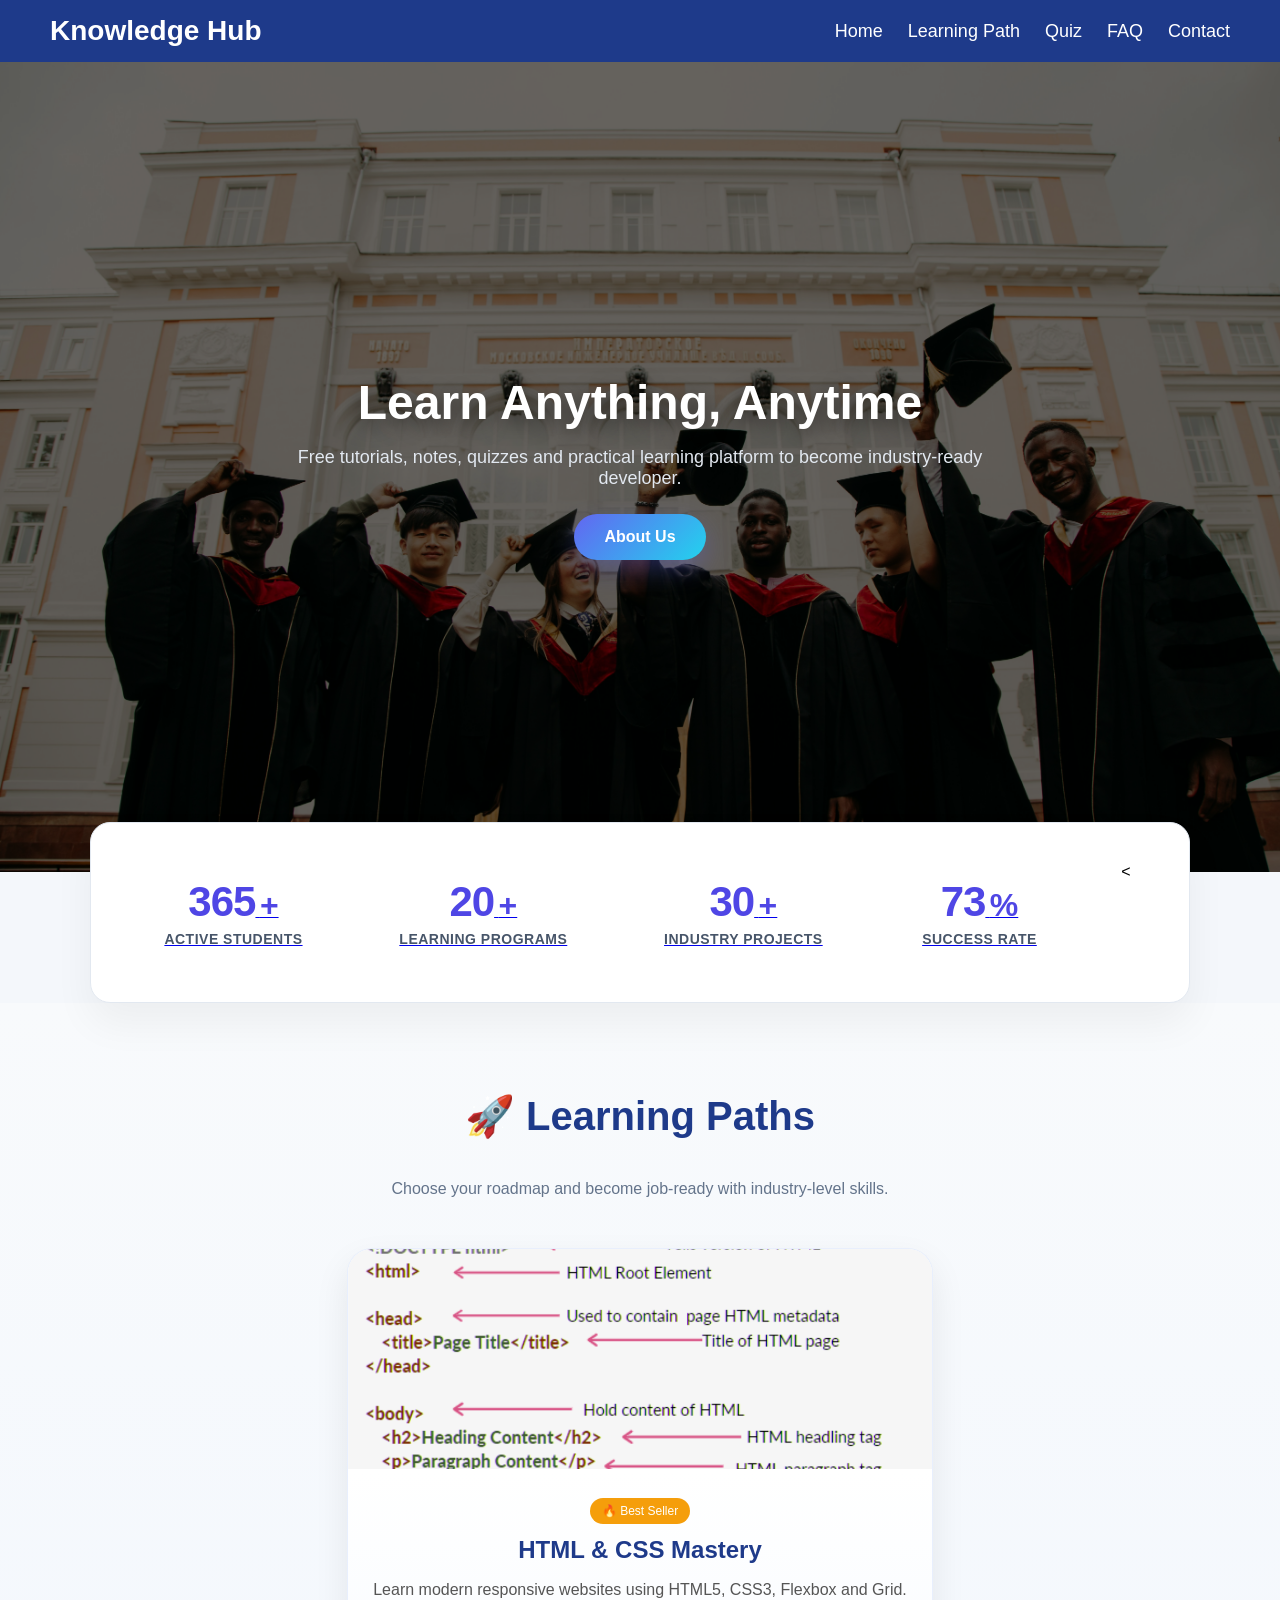
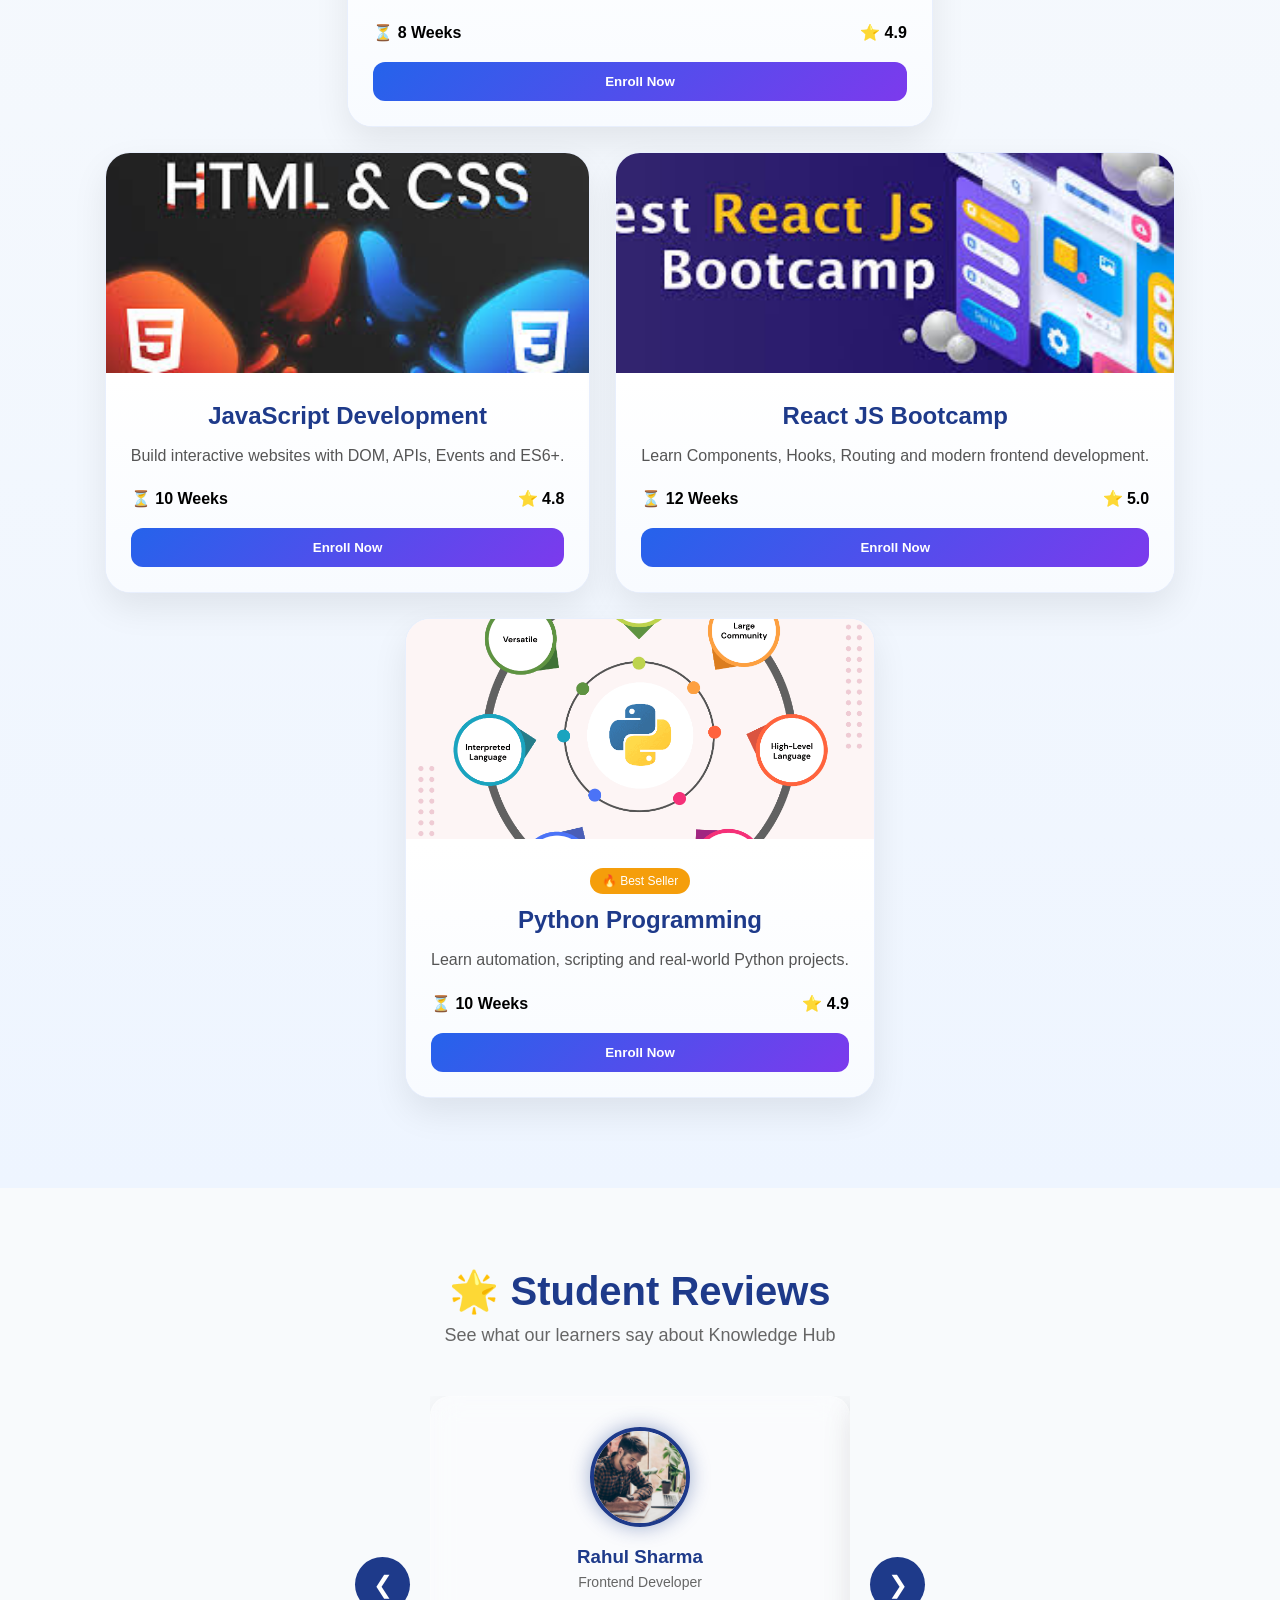
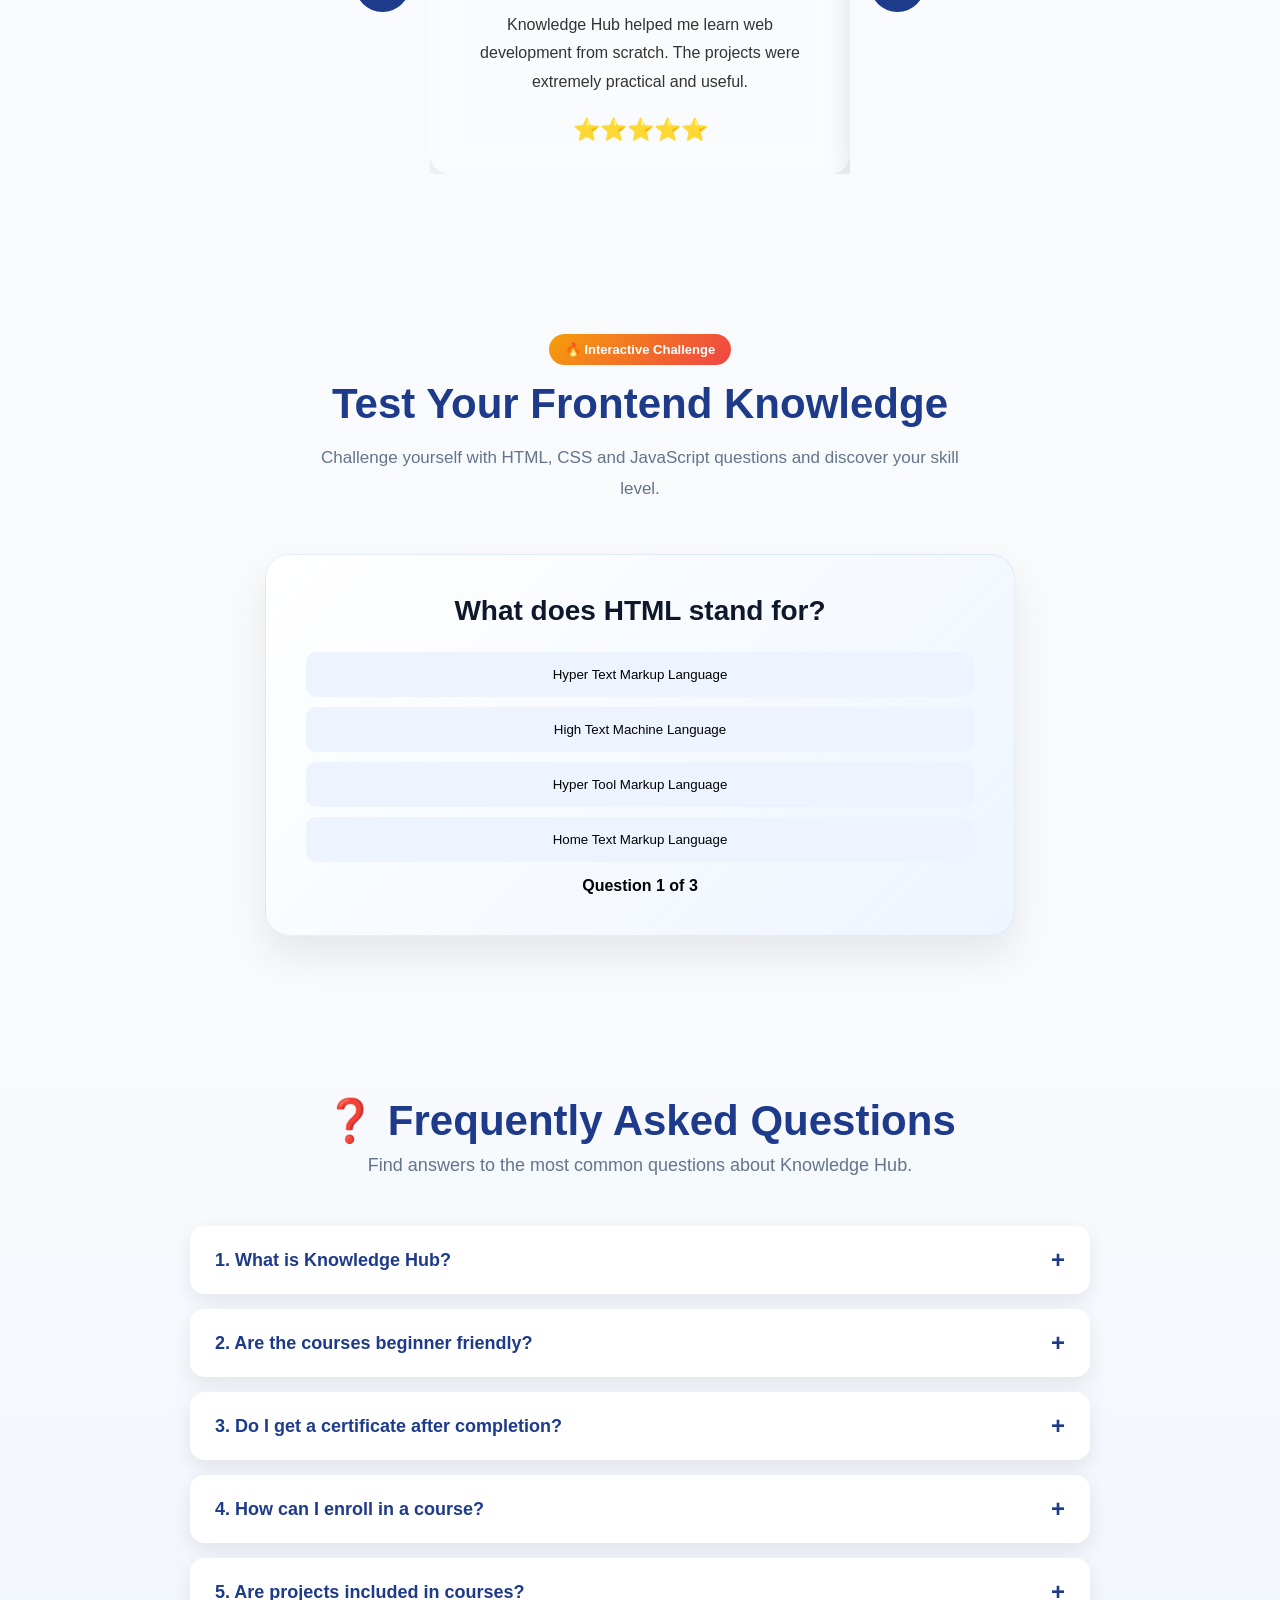
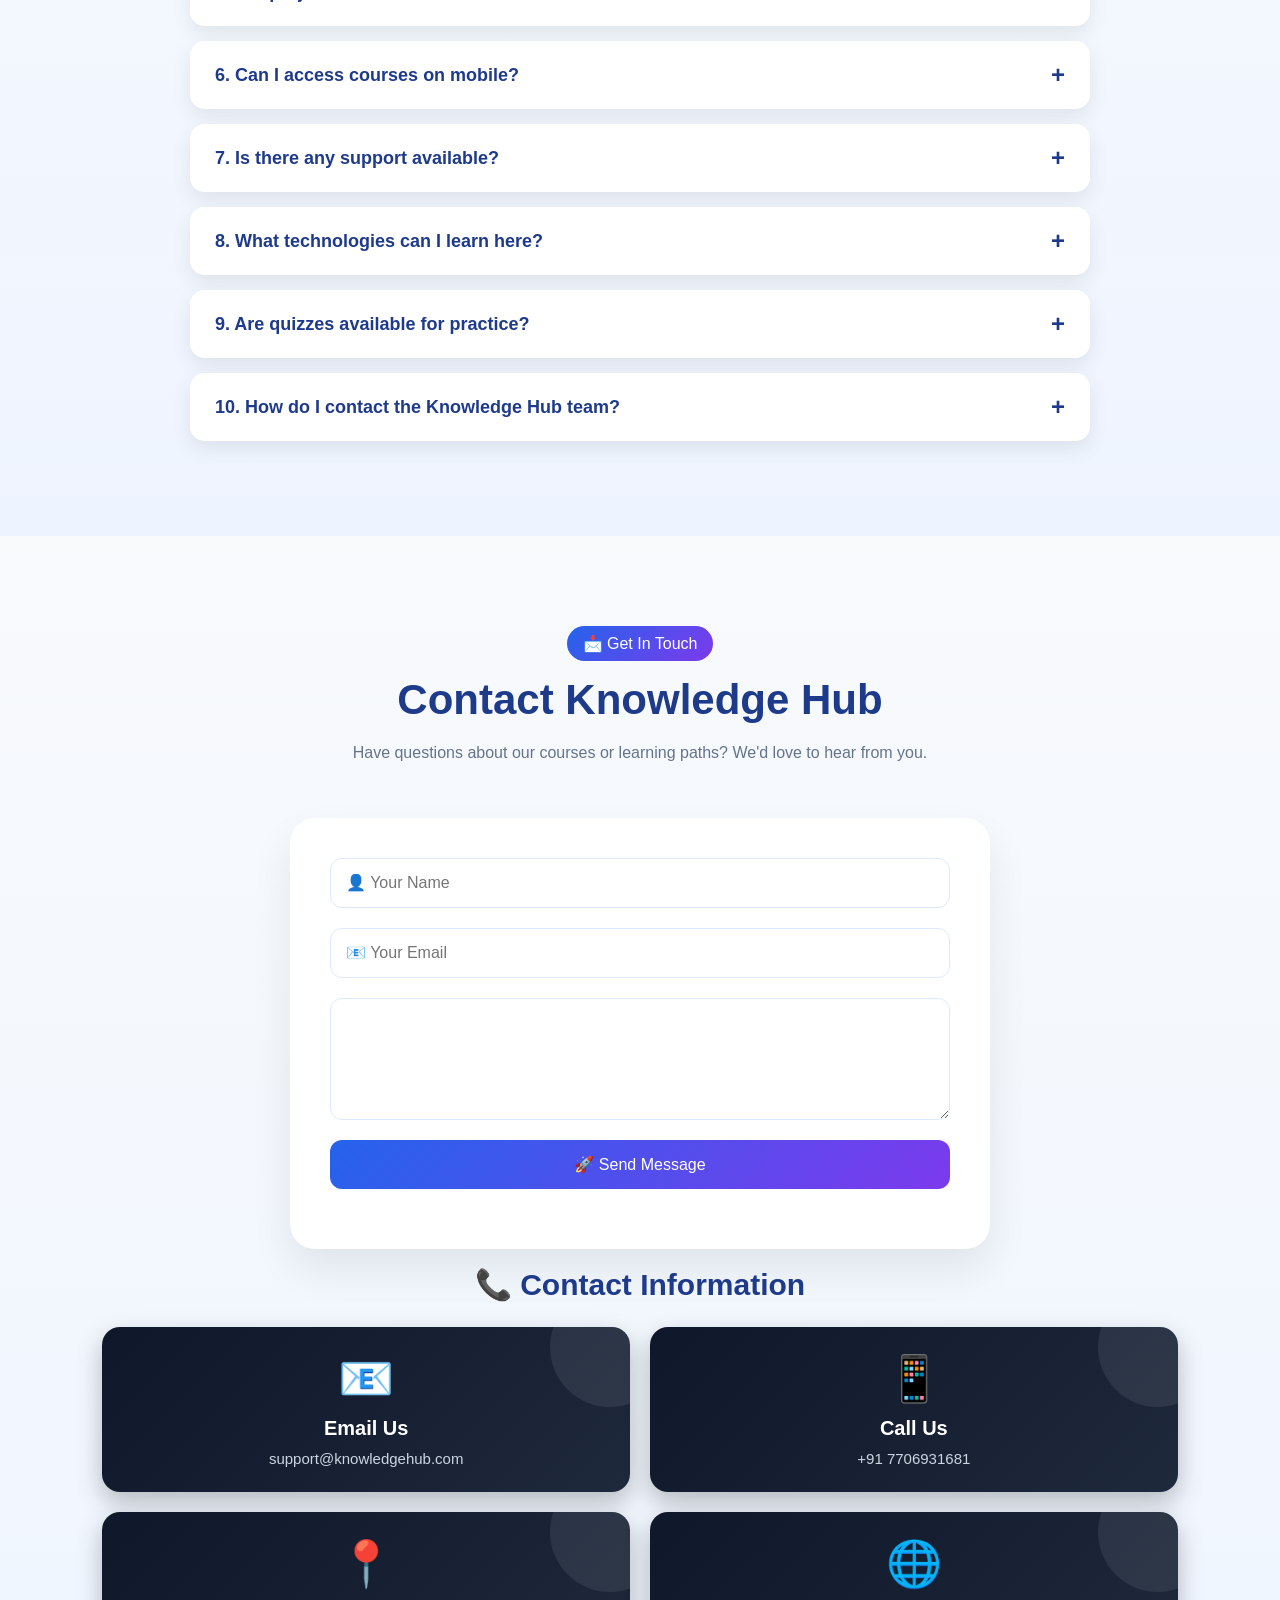
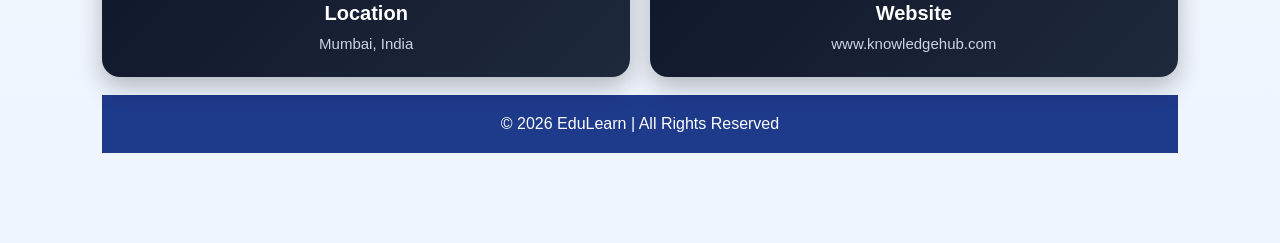
<file: index.html>
<!DOCTYPE html>
<html lang="en">

<head>
    <meta charset="UTF-8">
    <meta name="viewport" content="width=device-width, initial-scale=1.0">
    <title>Interactive Educational Website</title>
    <link rel="stylesheet" href="My Project/Knowledge hub_html.css">
</head>

<body>

    <!-- NAVBAR -->
    <nav class="navbar">
        <div class="logo">
            Knowledge Hub
        </div>
        <ul>
            <li><a href="#">Home</a></li>
            <li><a href="#courses">Learning Path</a></li>
            <li><a href="#quiz">Quiz</a></li>
            <li><a href="#Faq">FAQ</a></li>
            <li><a href="#contact">Contact</a></li>
        </ul>
    </nav>


    <!-- HERO SECTION -->
    <section class="hero">

    <div class="hero-text">
        <h1>Learn Anything, Anytime</h1>

        <p>
            Free tutorials, notes, quizzes and practical learning platform
            to become industry-ready developer.
        </p>

        <a href="about.html" class="btn">About Us</a>
    </div>

</section>

     <!-- MODERN FLOATING STATS WITH CLICK FUNCTION -->
<section class="stats-container">
    <div class="stats-card">
        
        <!-- Stat 1: Clickable -->
       <div class="stat clickable-stat">
    <a href="student.html" class="stat-link">
        <div>
            <h2 class="counter" data-target="500">500</h2>
            <span>+</span>
            <p>Active Students</p>
        </div>
    </a>
</div>
        <!-- Stat 2: Clickable -->
        <div class="stat clickable-stat">
    <a href="premium.html" class="stat-link">
        <h2 class="counter" data-target="20">0</h2>
        <span>+</span>
        <p>Learning Programs</p>
    </a>
</div>
       <div class="stat clickable-stat">
    <a href="projects.html" class="stat-link">
        <div>
            <h2 class="counter" data-target="30">0</h2>
            <span>+</span>
            <p>Industry Projects</p>
        </div>
    </a>
</div>
        <!-- Stat 4: Clickable -->
         <div class="stat clickable-stat">
    <a href="success.html" class="stat-link">

        <h2 class="counter" data-target="98">0</h2>
        <span>%</span>
        <p>Success Rate</p>

    </a>
</div>
<
       
    </div>
</section>






      
    <!--our courses-->
<section class="courses" id="courses">

    <div class="section-title">
         <h2>🚀 Learning Paths</h2>
    <p>
        Choose your roadmap and become job-ready with industry-level skills.
    </p>
    </div>

    <div class="course-container">

        <!-- Course 1 -->
        <div class="course-card">
            <img src="images\html-basic-format.png" alt="HTML Course">

            <div class="course-content">
                    <span class="course-badge">🔥 Best Seller</span>

                <h3>HTML & CSS Mastery</h3>

                <p>
                    Learn modern responsive websites using HTML5, CSS3, Flexbox and Grid.
                </p>

                <div class="course-info">
                    <span>⏳ 8 Weeks</span>
                    <span>⭐ 4.9</span>
                </div>

                <div class="course-buttons">
                   

                    <button class="enroll-btn"
                        onclick="openEnrollModal('HTML & CSS Mastery')">
                        Enroll Now
                    </button>
                </div>
            </div>
        </div>

        <!-- Course 2 -->
        <div class="course-card">
            <img src="images\html & css.jpeg" alt="JavaScript">

            <div class="course-content">
                <h3>JavaScript Development</h3>

                <p>
                    Build interactive websites with DOM, APIs, Events and ES6+.
                </p>

                <div class="course-info">
                    <span>⏳ 10 Weeks</span>
                    <span>⭐ 4.8</span>
                </div>

                <div class="course-buttons">
                    

                    <button class="enroll-btn"
                        onclick="openEnrollModal('JavaScript Development')">
                        Enroll Now
                    </button>
                </div>
            </div>
        </div>

        <!-- Course 3 -->
        <div class="course-card">
            <img src="images\react js.jpeg" alt="React">

            <div class="course-content">
                <h3>React JS Bootcamp</h3>

                <p>
                    Learn Components, Hooks, Routing and modern frontend development.
                </p>

                <div class="course-info">
                    <span>⏳ 12 Weeks</span>
                    <span>⭐ 5.0</span>
                </div>

                <div class="course-buttons">
                   

                    <button class="enroll-btn"
                        onclick="openEnrollModal('React JS Bootcamp')">
                        Enroll Now
                    </button>
                </div>
            </div>
        </div>

        <!-- Course 4 -->
        <div class="course-card">
            <img src="images\python pro.png" alt="Python">

            <div class="course-content">
                <span class="course-badge">🔥 Best Seller</span>
                <h3>Python Programming</h3>

                <p>
                    Learn automation, scripting and real-world Python projects.
                </p>

                <div class="course-info">
                    <span>⏳ 10 Weeks</span>
                    <span>⭐ 4.9</span>
                </div>

                <div class="course-buttons">
                   
                    <button class="enroll-btn"
                        onclick="openEnrollModal('Python Programming')">
                        Enroll Now
                    </button>
                </div>
            </div>
        </div>

    </div>

</section>

<!-- ENROLL MODAL -->
<div id="enrollModal" class="course-modal">

    <div class="course-modal-content">

        <span class="close-course"
              onclick="closeEnrollModal()">&times;</span>

        <h2>Course Enrollment</h2>

        <p id="selectedCourse"></p>

        <input type="text"
               placeholder="Enter Your Name">

        <input type="email"
               placeholder="Enter Your Email">

        <button onclick="submitEnrollment()">
            Confirm Enrollment
        </button>

    </div>

</div>

<!-- STUDENT REVIEWS SECTION -->
<section class="reviews-section">

    <div class="review-header">
        <h2>🌟 Student Reviews</h2>
        <p>See what our learners say about Knowledge Hub</p>
    </div>

    <div class="review-slider">

        <button class="review-btn" onclick="prevReview()">❮</button>

        <div class="review-wrapper">

            <div class="review-track" id="reviewTrack">

                <!-- Review 1 -->
                <div class="review-card">
                    <img src="images\stu 1.jpg">
                    <h3>Rahul Sharma</h3>
                    <span>Frontend Developer</span>

                    <p>
                        Knowledge Hub helped me learn web development from scratch.
                        The projects were extremely practical and useful.
                    </p>

                    <div class="stars">⭐⭐⭐⭐⭐</div>
                </div>

                <!-- Review 2 -->
                <div class="review-card">
                    <img src="images\stu 3.jpg">
                    <h3>Priya Verma</h3>
                    <span>Web Designer</span>

                    <p>
                        Amazing learning platform. Every concept is explained
                        clearly and the quizzes are very helpful.
                    </p>

                    <div class="stars">⭐⭐⭐⭐⭐</div>
                </div>

                <!-- Review 3 -->
                <div class="review-card">
                    <img src="images\stu 4.jpg">
                    <h3>Arjun Patel</h3>
                    <span>React Developer</span>

                    <p>
                        The premium courses helped me build a strong portfolio
                        and improve my development skills.
                    </p>

                    <div class="stars">⭐⭐⭐⭐⭐</div>
                </div>

                <!-- Review 4 -->
                <div class="review-card">
                    <img src="images\stu 5.jpg">
                    <h3>Sneha Gupta</h3>
                    <span>Software Engineer</span>

                    <p>
                        Mentorship support is excellent. I learned real-world
                        project development here.
                    </p>

                    <div class="stars">⭐⭐⭐⭐⭐</div>
                </div>

                <!-- Review 5 -->
                <div class="review-card">
                    <img src="images\stu 2.jpg">
                    <h3>Aman Singh</h3>
                    <span>Full Stack Developer</span>

                    <p>
                        One of the best platforms for learning modern web
                        development with practical examples.
                    </p>

                    <div class="stars">⭐⭐⭐⭐⭐</div>
                </div>

            </div>

        </div>

        <button class="review-btn" onclick="nextReview()">❯</button>

    </div>

</section>

    <!-- QUIZ SECTION -->

    <section class="quiz-section" id="quiz">

    <div class="quiz-header">
    <span class="quiz-badge">🔥 Interactive Challenge</span>

    <h2>Test Your Frontend Knowledge</h2>

    <p>
        Challenge yourself with HTML, CSS and JavaScript questions
        and discover your skill level.
    </p>
</div>

    <div class="quiz-box">

        <h3 id="question"></h3>

        <div id="options"></div>

        <p id="progress"></p>

        <button id="nextBtn" onclick="nextQuestion()">
            Next Question →
        </button>

    </div>

</section>


    <!---faq-->
    <section class="faq-section" id="Faq">

    <div class="faq-header">
        <h2>❓ Frequently Asked Questions</h2>
        <p>Find answers to the most common questions about Knowledge Hub.</p>
    </div>

    <div class="faq-container">

        <div class="faq-item">
            <button class="faq-question">1. What is Knowledge Hub? <span>+</span></button>
            <div class="faq-answer">
                <p>Knowledge Hub is an online learning platform that provides tutorials, quizzes, projects, and premium courses for students and developers.</p>
            </div>
        </div>

        <div class="faq-item">
            <button class="faq-question">2. Are the courses beginner friendly? <span>+</span></button>
            <div class="faq-answer">
                <p>Yes. Our courses are designed for complete beginners as well as intermediate learners.</p>
            </div>
        </div>

        <div class="faq-item">
            <button class="faq-question">3. Do I get a certificate after completion? <span>+</span></button>
            <div class="faq-answer">
                <p>Yes. Premium course students receive a completion certificate after finishing the course successfully.</p>
            </div>
        </div>

        <div class="faq-item">
            <button class="faq-question">4. How can I enroll in a course? <span>+</span></button>
            <div class="faq-answer">
                <p>Simply click the Enroll Now button and fill out the enrollment form.</p>
            </div>
        </div>

        <div class="faq-item">
            <button class="faq-question">5. Are projects included in courses? <span>+</span></button>
            <div class="faq-answer">
                <p>Yes. Every premium course includes practical industry-level projects.</p>
            </div>
        </div>

        <div class="faq-item">
            <button class="faq-question">6. Can I access courses on mobile? <span>+</span></button>
            <div class="faq-answer">
                <p>Yes. Our platform is fully responsive and works on mobile, tablet, and desktop devices.</p>
            </div>
        </div>

        <div class="faq-item">
            <button class="faq-question">7. Is there any support available? <span>+</span></button>
            <div class="faq-answer">
                <p>Yes. Premium students get dedicated mentor support and community assistance.</p>
            </div>
        </div>

        <div class="faq-item">
            <button class="faq-question">8. What technologies can I learn here? <span>+</span></button>
            <div class="faq-answer">
                <p>You can learn HTML, CSS, JavaScript, React, Python, and Full Stack Development.</p>
            </div>
        </div>

        <div class="faq-item">
            <button class="faq-question">9. Are quizzes available for practice? <span>+</span></button>
            <div class="faq-answer">
                <p>Yes. Interactive quizzes help you test and improve your knowledge.</p>
            </div>
        </div>

        <div class="faq-item">
            <button class="faq-question">10. How do I contact the Knowledge Hub team? <span>+</span></button>
            <div class="faq-answer">
                <p>You can use the Contact Us form below to reach our team directly.</p>
            </div>
        </div>

    </div>

</section>

    <!-- CONTACT SECTION -->

   <section class="contact" id="contact">

    <div class="contact-header">
        <span class="contact-badge">📩 Get In Touch</span>

        <h2>Contact Knowledge Hub</h2>

        <p>
            Have questions about our courses or learning paths?
            We'd love to hear from you.
        </p>
    </div>

    <div class="contact-container">

        <form id="contactForm">

            <input
                type="text"
                id="name"
                placeholder="👤 Your Name"
                required>

            <input
                type="email"
                id="email"
                placeholder="📧 Your Email"
                required>

            <textarea
                id="message"
                rows="5"
                placeholder="✍ Your Message"
                required>
            </textarea>

            <button type="submit">
                🚀 Send Message
            </button>

        </form>

        <div id="successMessage"></div>

    </div>
    <br>
     <!-- Contact Info -->
<div class="contact-info">

    <h3>📞 Contact Information</h3>

    <div class="contact-cards">

       
        <a href="mailto:support@knowledgehub.com" class="contact-card">
            <div class="icon">📧</div>
            <h4>Email Us</h4>
            <p>support@knowledgehub.com</p>
        </a>

        <a href="tel:+917706931681" class="contact-card">
            <div class="icon">📱</div>
            <h4>Call Us</h4>
            <p>+91 7706931681</p>
        </a>

        <a href="https://maps.google.com/?q=Mumbai,India" target="_blank" class="contact-card">
            <div class="icon">📍</div>
            <h4>Location</h4>
            <p>Mumbai, India</p>
        </a>

        <a href="https://www.knowledgehub.com" target="_blank" class="contact-card">
            <div class="icon">🌐</div>
            <h4>Website</h4>
            <p>www.knowledgehub.com</p>
        </a>

    </div>

</div>
<br>

    <!-- FOOTER -->

    <footer>

        <p>
            © 2026 EduLearn | All Rights Reserved
        </p>

    </footer>
<script src="knowledge_hub.js"></script>

</body>

</html>
</file>
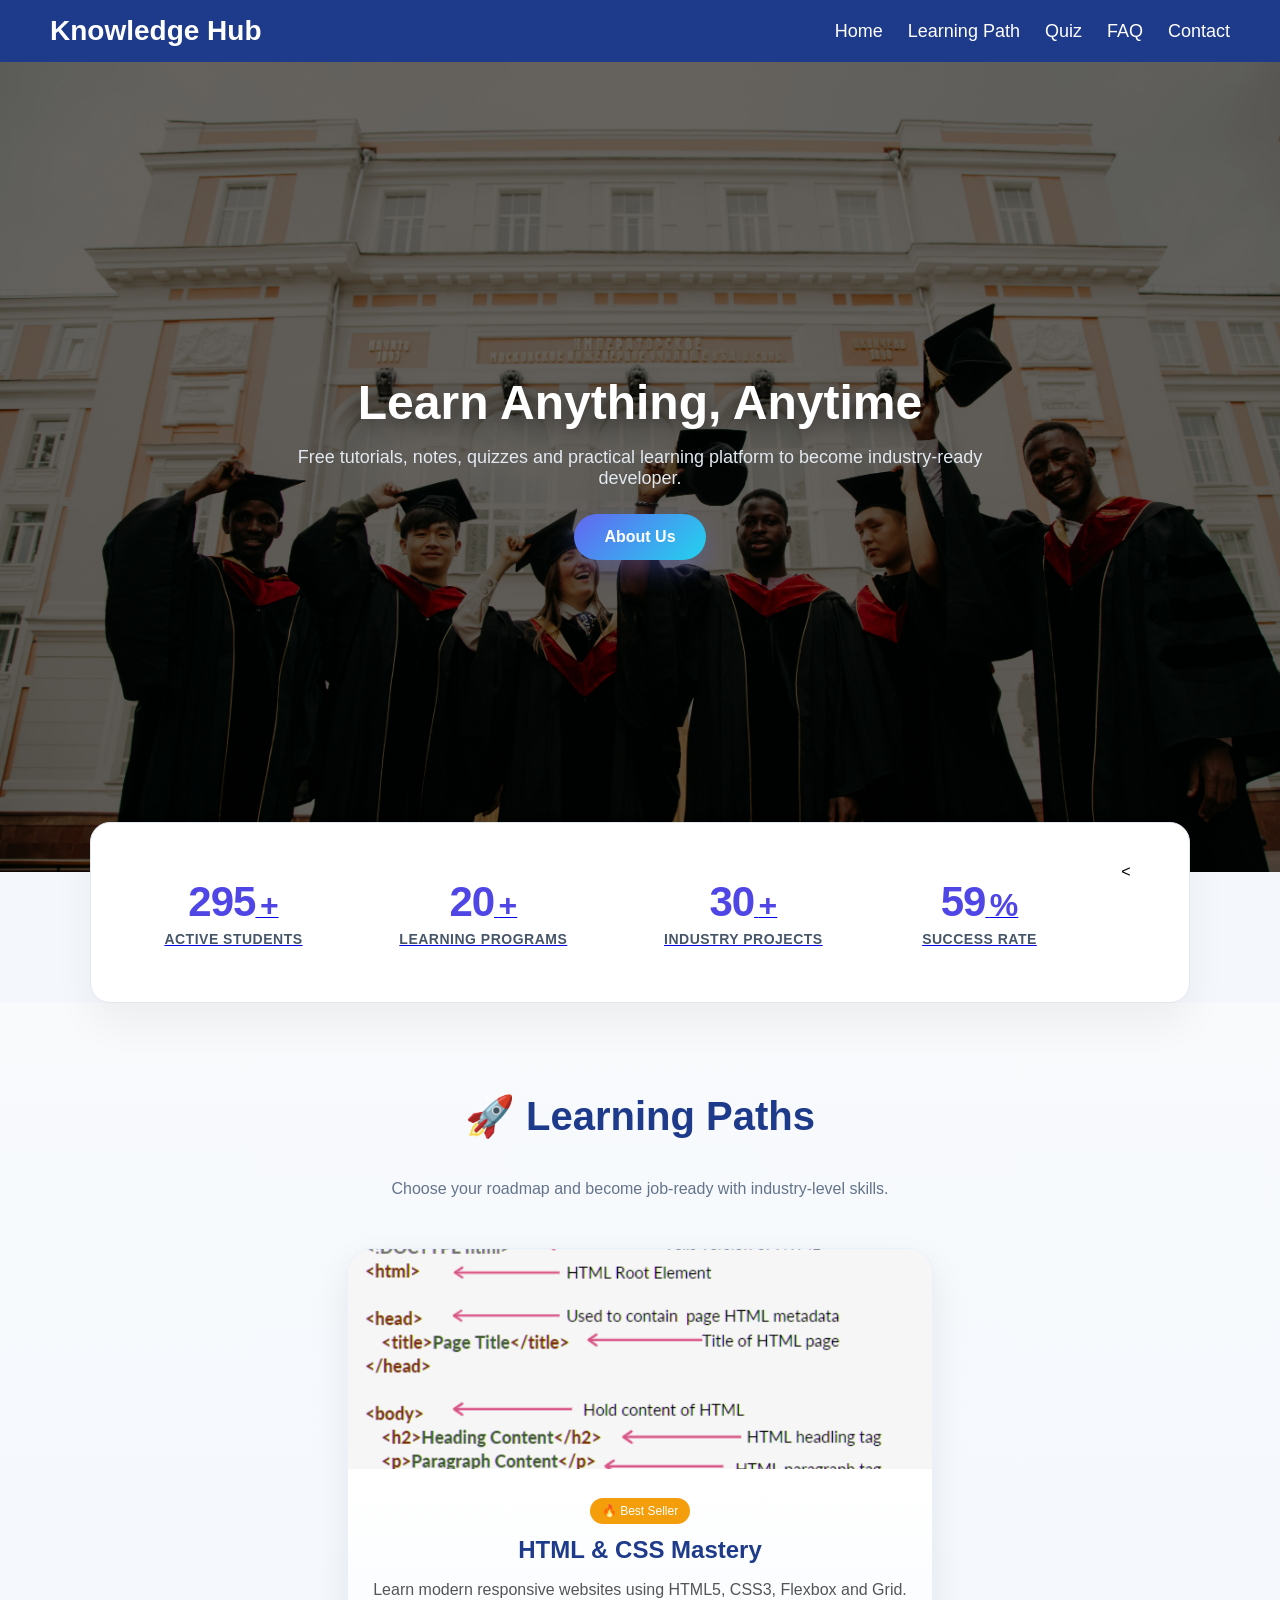
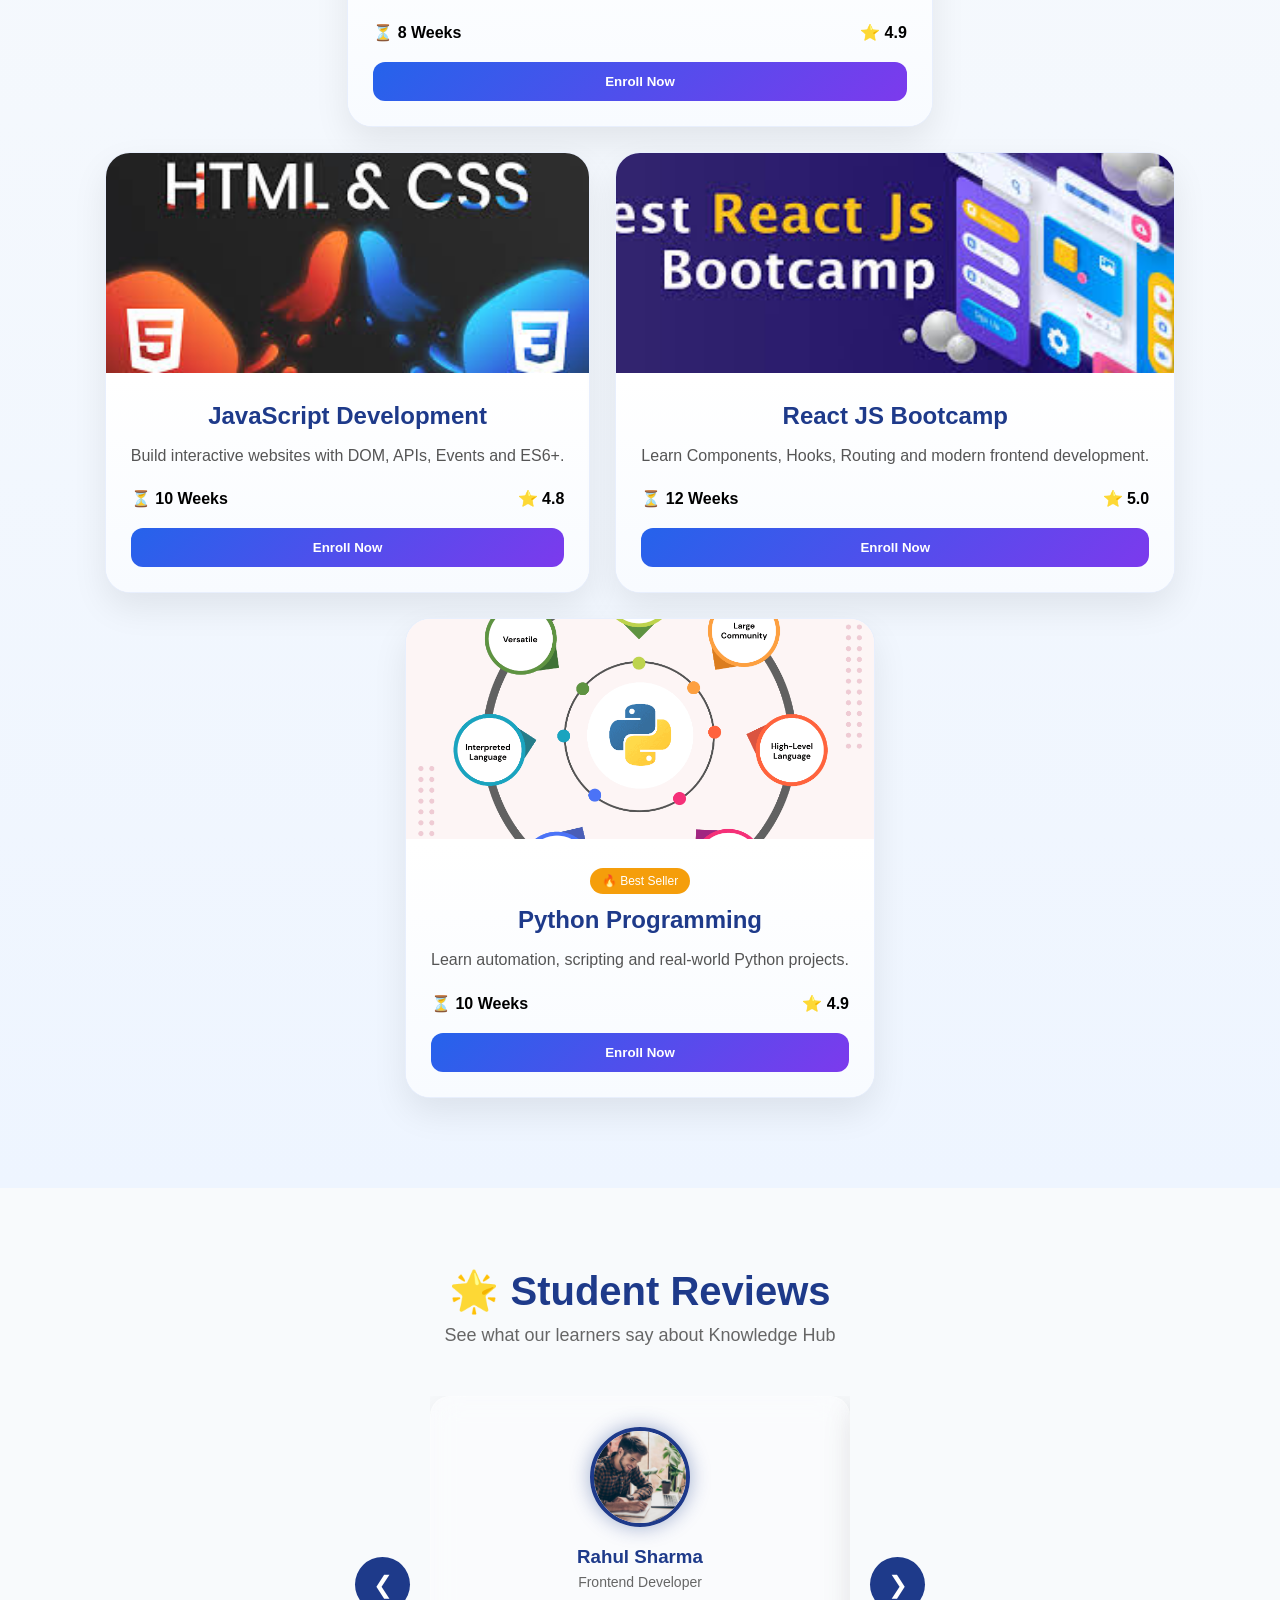
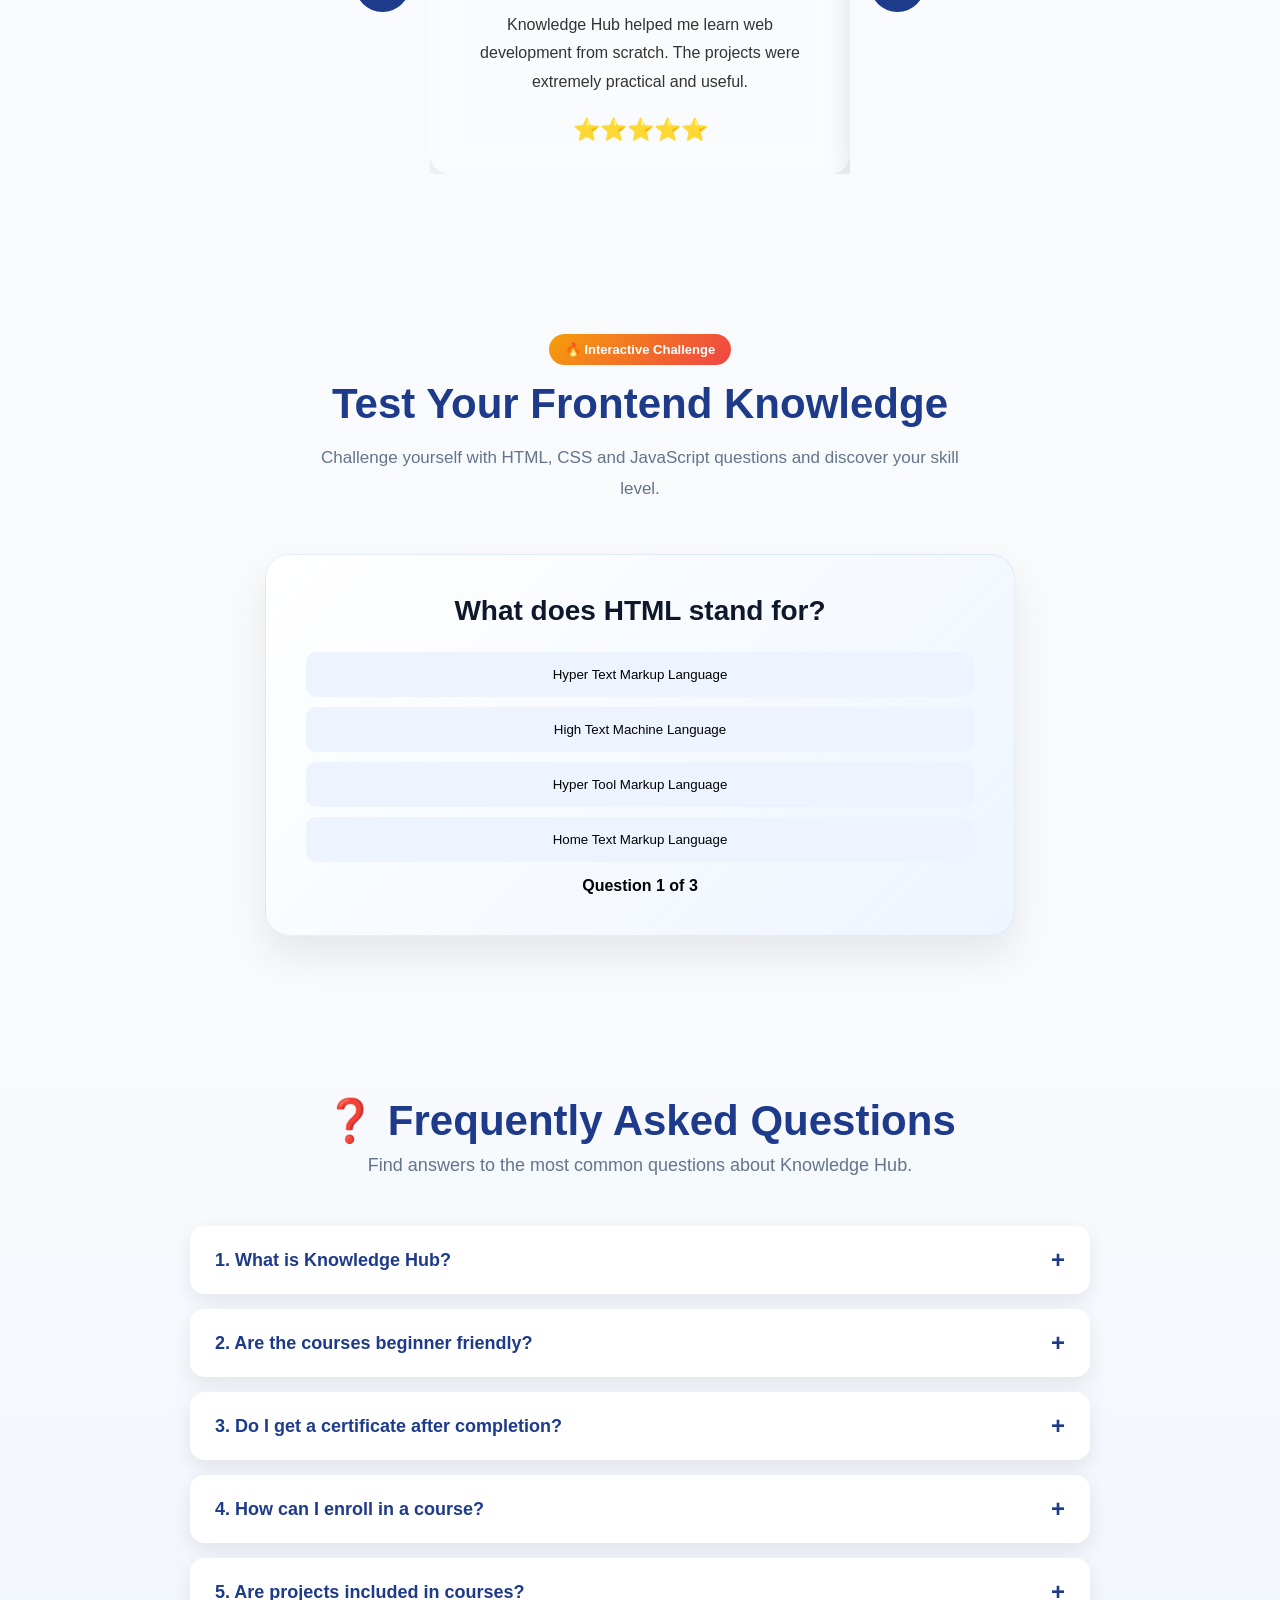
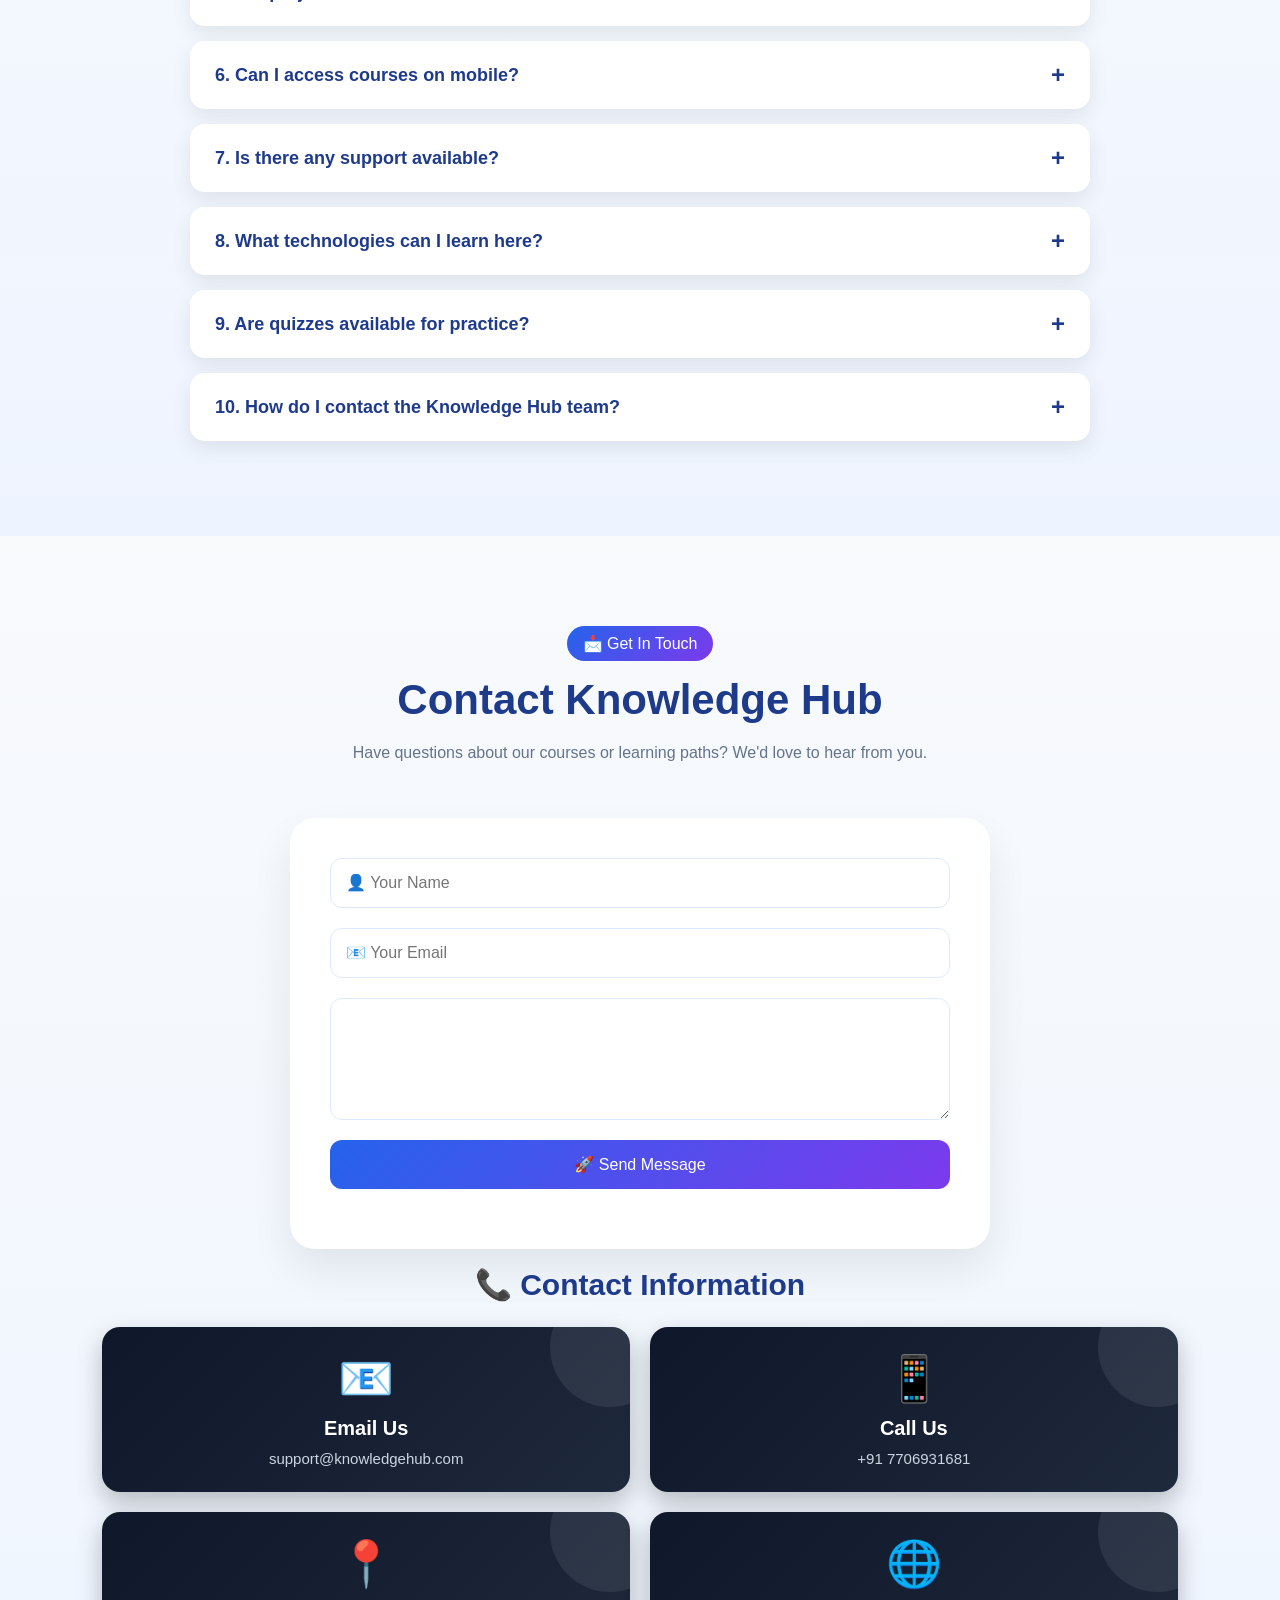
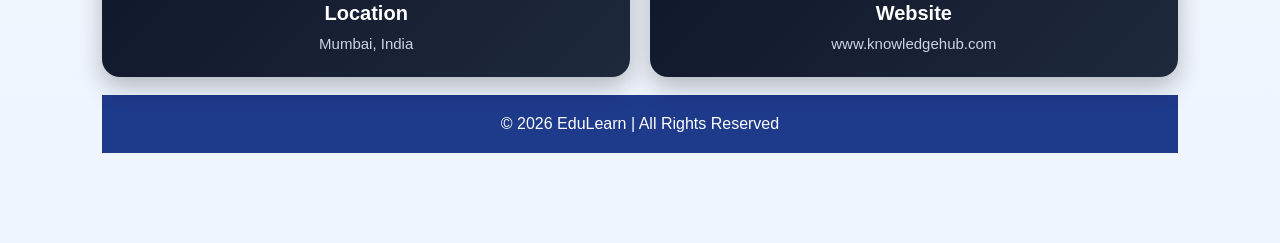
<file: My Project/index.html>
<!DOCTYPE html>
<html lang="en">

<head>
    <meta charset="UTF-8">
    <meta name="viewport" content="width=device-width, initial-scale=1.0">
    <title>Interactive Educational Website</title>
    <link rel="stylesheet" href="Knowledge hub_html.css">
</head>

<body>

    <!-- NAVBAR -->
    <nav class="navbar">
        <div class="logo">
            Knowledge Hub
        </div>
        <ul>
            <li><a href="#">Home</a></li>
            <li><a href="#courses">Learning Path</a></li>
            <li><a href="#quiz">Quiz</a></li>
            <li><a href="#Faq">FAQ</a></li>
            <li><a href="#contact">Contact</a></li>
        </ul>
    </nav>


    <!-- HERO SECTION -->
    <section class="hero">

    <div class="hero-text">
        <h1>Learn Anything, Anytime</h1>

        <p>
            Free tutorials, notes, quizzes and practical learning platform
            to become industry-ready developer.
        </p>

        <a href="about.html" class="btn">About Us</a>
    </div>

</section>

     <!-- MODERN FLOATING STATS WITH CLICK FUNCTION -->
<section class="stats-container">
    <div class="stats-card">
        
        <!-- Stat 1: Clickable -->
       <div class="stat clickable-stat">
    <a href="student.html" class="stat-link">
        <div>
            <h2 class="counter" data-target="500">500</h2>
            <span>+</span>
            <p>Active Students</p>
        </div>
    </a>
</div>
        <!-- Stat 2: Clickable -->
        <div class="stat clickable-stat">
    <a href="premium.html" class="stat-link">
        <h2 class="counter" data-target="20">0</h2>
        <span>+</span>
        <p>Learning Programs</p>
    </a>
</div>
       <div class="stat clickable-stat">
    <a href="projects.html" class="stat-link">
        <div>
            <h2 class="counter" data-target="30">0</h2>
            <span>+</span>
            <p>Industry Projects</p>
        </div>
    </a>
</div>
        <!-- Stat 4: Clickable -->
         <div class="stat clickable-stat">
    <a href="success.html" class="stat-link">

        <h2 class="counter" data-target="98">0</h2>
        <span>%</span>
        <p>Success Rate</p>

    </a>
</div>
<
       
    </div>
</section>






      
    <!--our courses-->
<section class="courses" id="courses">

    <div class="section-title">
         <h2>🚀 Learning Paths</h2>
    <p>
        Choose your roadmap and become job-ready with industry-level skills.
    </p>
    </div>

    <div class="course-container">

        <!-- Course 1 -->
        <div class="course-card">
            <img src="images\html-basic-format.png" alt="HTML Course">

            <div class="course-content">
                    <span class="course-badge">🔥 Best Seller</span>

                <h3>HTML & CSS Mastery</h3>

                <p>
                    Learn modern responsive websites using HTML5, CSS3, Flexbox and Grid.
                </p>

                <div class="course-info">
                    <span>⏳ 8 Weeks</span>
                    <span>⭐ 4.9</span>
                </div>

                <div class="course-buttons">
                   

                    <button class="enroll-btn"
                        onclick="openEnrollModal('HTML & CSS Mastery')">
                        Enroll Now
                    </button>
                </div>
            </div>
        </div>

        <!-- Course 2 -->
        <div class="course-card">
            <img src="images\html & css.jpeg" alt="JavaScript">

            <div class="course-content">
                <h3>JavaScript Development</h3>

                <p>
                    Build interactive websites with DOM, APIs, Events and ES6+.
                </p>

                <div class="course-info">
                    <span>⏳ 10 Weeks</span>
                    <span>⭐ 4.8</span>
                </div>

                <div class="course-buttons">
                    

                    <button class="enroll-btn"
                        onclick="openEnrollModal('JavaScript Development')">
                        Enroll Now
                    </button>
                </div>
            </div>
        </div>

        <!-- Course 3 -->
        <div class="course-card">
            <img src="images\react js.jpeg" alt="React">

            <div class="course-content">
                <h3>React JS Bootcamp</h3>

                <p>
                    Learn Components, Hooks, Routing and modern frontend development.
                </p>

                <div class="course-info">
                    <span>⏳ 12 Weeks</span>
                    <span>⭐ 5.0</span>
                </div>

                <div class="course-buttons">
                   

                    <button class="enroll-btn"
                        onclick="openEnrollModal('React JS Bootcamp')">
                        Enroll Now
                    </button>
                </div>
            </div>
        </div>

        <!-- Course 4 -->
        <div class="course-card">
            <img src="images\python pro.png" alt="Python">

            <div class="course-content">
                <span class="course-badge">🔥 Best Seller</span>
                <h3>Python Programming</h3>

                <p>
                    Learn automation, scripting and real-world Python projects.
                </p>

                <div class="course-info">
                    <span>⏳ 10 Weeks</span>
                    <span>⭐ 4.9</span>
                </div>

                <div class="course-buttons">
                   
                    <button class="enroll-btn"
                        onclick="openEnrollModal('Python Programming')">
                        Enroll Now
                    </button>
                </div>
            </div>
        </div>

    </div>

</section>

<!-- ENROLL MODAL -->
<div id="enrollModal" class="course-modal">

    <div class="course-modal-content">

        <span class="close-course"
              onclick="closeEnrollModal()">&times;</span>

        <h2>Course Enrollment</h2>

        <p id="selectedCourse"></p>

        <input type="text"
               placeholder="Enter Your Name">

        <input type="email"
               placeholder="Enter Your Email">

        <button onclick="submitEnrollment()">
            Confirm Enrollment
        </button>

    </div>

</div>

<!-- STUDENT REVIEWS SECTION -->
<section class="reviews-section">

    <div class="review-header">
        <h2>🌟 Student Reviews</h2>
        <p>See what our learners say about Knowledge Hub</p>
    </div>

    <div class="review-slider">

        <button class="review-btn" onclick="prevReview()">❮</button>

        <div class="review-wrapper">

            <div class="review-track" id="reviewTrack">

                <!-- Review 1 -->
                <div class="review-card">
                    <img src="images\stu 1.jpg">
                    <h3>Rahul Sharma</h3>
                    <span>Frontend Developer</span>

                    <p>
                        Knowledge Hub helped me learn web development from scratch.
                        The projects were extremely practical and useful.
                    </p>

                    <div class="stars">⭐⭐⭐⭐⭐</div>
                </div>

                <!-- Review 2 -->
                <div class="review-card">
                    <img src="images\stu 3.jpg">
                    <h3>Priya Verma</h3>
                    <span>Web Designer</span>

                    <p>
                        Amazing learning platform. Every concept is explained
                        clearly and the quizzes are very helpful.
                    </p>

                    <div class="stars">⭐⭐⭐⭐⭐</div>
                </div>

                <!-- Review 3 -->
                <div class="review-card">
                    <img src="images\stu 4.jpg">
                    <h3>Arjun Patel</h3>
                    <span>React Developer</span>

                    <p>
                        The premium courses helped me build a strong portfolio
                        and improve my development skills.
                    </p>

                    <div class="stars">⭐⭐⭐⭐⭐</div>
                </div>

                <!-- Review 4 -->
                <div class="review-card">
                    <img src="images\stu 5.jpg">
                    <h3>Sneha Gupta</h3>
                    <span>Software Engineer</span>

                    <p>
                        Mentorship support is excellent. I learned real-world
                        project development here.
                    </p>

                    <div class="stars">⭐⭐⭐⭐⭐</div>
                </div>

                <!-- Review 5 -->
                <div class="review-card">
                    <img src="images\stu 2.jpg">
                    <h3>Aman Singh</h3>
                    <span>Full Stack Developer</span>

                    <p>
                        One of the best platforms for learning modern web
                        development with practical examples.
                    </p>

                    <div class="stars">⭐⭐⭐⭐⭐</div>
                </div>

            </div>

        </div>

        <button class="review-btn" onclick="nextReview()">❯</button>

    </div>

</section>

    <!-- QUIZ SECTION -->

    <section class="quiz-section" id="quiz">

    <div class="quiz-header">
    <span class="quiz-badge">🔥 Interactive Challenge</span>

    <h2>Test Your Frontend Knowledge</h2>

    <p>
        Challenge yourself with HTML, CSS and JavaScript questions
        and discover your skill level.
    </p>
</div>

    <div class="quiz-box">

        <h3 id="question"></h3>

        <div id="options"></div>

        <p id="progress"></p>

        <button id="nextBtn" onclick="nextQuestion()">
            Next Question →
        </button>

    </div>

</section>


    <!---faq-->
    <section class="faq-section" id="Faq">

    <div class="faq-header">
        <h2>❓ Frequently Asked Questions</h2>
        <p>Find answers to the most common questions about Knowledge Hub.</p>
    </div>

    <div class="faq-container">

        <div class="faq-item">
            <button class="faq-question">1. What is Knowledge Hub? <span>+</span></button>
            <div class="faq-answer">
                <p>Knowledge Hub is an online learning platform that provides tutorials, quizzes, projects, and premium courses for students and developers.</p>
            </div>
        </div>

        <div class="faq-item">
            <button class="faq-question">2. Are the courses beginner friendly? <span>+</span></button>
            <div class="faq-answer">
                <p>Yes. Our courses are designed for complete beginners as well as intermediate learners.</p>
            </div>
        </div>

        <div class="faq-item">
            <button class="faq-question">3. Do I get a certificate after completion? <span>+</span></button>
            <div class="faq-answer">
                <p>Yes. Premium course students receive a completion certificate after finishing the course successfully.</p>
            </div>
        </div>

        <div class="faq-item">
            <button class="faq-question">4. How can I enroll in a course? <span>+</span></button>
            <div class="faq-answer">
                <p>Simply click the Enroll Now button and fill out the enrollment form.</p>
            </div>
        </div>

        <div class="faq-item">
            <button class="faq-question">5. Are projects included in courses? <span>+</span></button>
            <div class="faq-answer">
                <p>Yes. Every premium course includes practical industry-level projects.</p>
            </div>
        </div>

        <div class="faq-item">
            <button class="faq-question">6. Can I access courses on mobile? <span>+</span></button>
            <div class="faq-answer">
                <p>Yes. Our platform is fully responsive and works on mobile, tablet, and desktop devices.</p>
            </div>
        </div>

        <div class="faq-item">
            <button class="faq-question">7. Is there any support available? <span>+</span></button>
            <div class="faq-answer">
                <p>Yes. Premium students get dedicated mentor support and community assistance.</p>
            </div>
        </div>

        <div class="faq-item">
            <button class="faq-question">8. What technologies can I learn here? <span>+</span></button>
            <div class="faq-answer">
                <p>You can learn HTML, CSS, JavaScript, React, Python, and Full Stack Development.</p>
            </div>
        </div>

        <div class="faq-item">
            <button class="faq-question">9. Are quizzes available for practice? <span>+</span></button>
            <div class="faq-answer">
                <p>Yes. Interactive quizzes help you test and improve your knowledge.</p>
            </div>
        </div>

        <div class="faq-item">
            <button class="faq-question">10. How do I contact the Knowledge Hub team? <span>+</span></button>
            <div class="faq-answer">
                <p>You can use the Contact Us form below to reach our team directly.</p>
            </div>
        </div>

    </div>

</section>

    <!-- CONTACT SECTION -->

   <section class="contact" id="contact">

    <div class="contact-header">
        <span class="contact-badge">📩 Get In Touch</span>

        <h2>Contact Knowledge Hub</h2>

        <p>
            Have questions about our courses or learning paths?
            We'd love to hear from you.
        </p>
    </div>

    <div class="contact-container">

        <form id="contactForm">

            <input
                type="text"
                id="name"
                placeholder="👤 Your Name"
                required>

            <input
                type="email"
                id="email"
                placeholder="📧 Your Email"
                required>

            <textarea
                id="message"
                rows="5"
                placeholder="✍ Your Message"
                required>
            </textarea>

            <button type="submit">
                🚀 Send Message
            </button>

        </form>

        <div id="successMessage"></div>

    </div>
    <br>
     <!-- Contact Info -->
<div class="contact-info">

    <h3>📞 Contact Information</h3>

    <div class="contact-cards">

       
        <a href="mailto:support@knowledgehub.com" class="contact-card">
            <div class="icon">📧</div>
            <h4>Email Us</h4>
            <p>support@knowledgehub.com</p>
        </a>

        <a href="tel:+917706931681" class="contact-card">
            <div class="icon">📱</div>
            <h4>Call Us</h4>
            <p>+91 7706931681</p>
        </a>

        <a href="https://maps.google.com/?q=Mumbai,India" target="_blank" class="contact-card">
            <div class="icon">📍</div>
            <h4>Location</h4>
            <p>Mumbai, India</p>
        </a>

        <a href="https://www.knowledgehub.com" target="_blank" class="contact-card">
            <div class="icon">🌐</div>
            <h4>Website</h4>
            <p>www.knowledgehub.com</p>
        </a>

    </div>

</div>
<br>

    <!-- FOOTER -->

    <footer>

        <p>
            © 2026 EduLearn | All Rights Reserved
        </p>

    </footer>
<script src="knowledge_hub.js"></script>

</body>

</html>
</file>
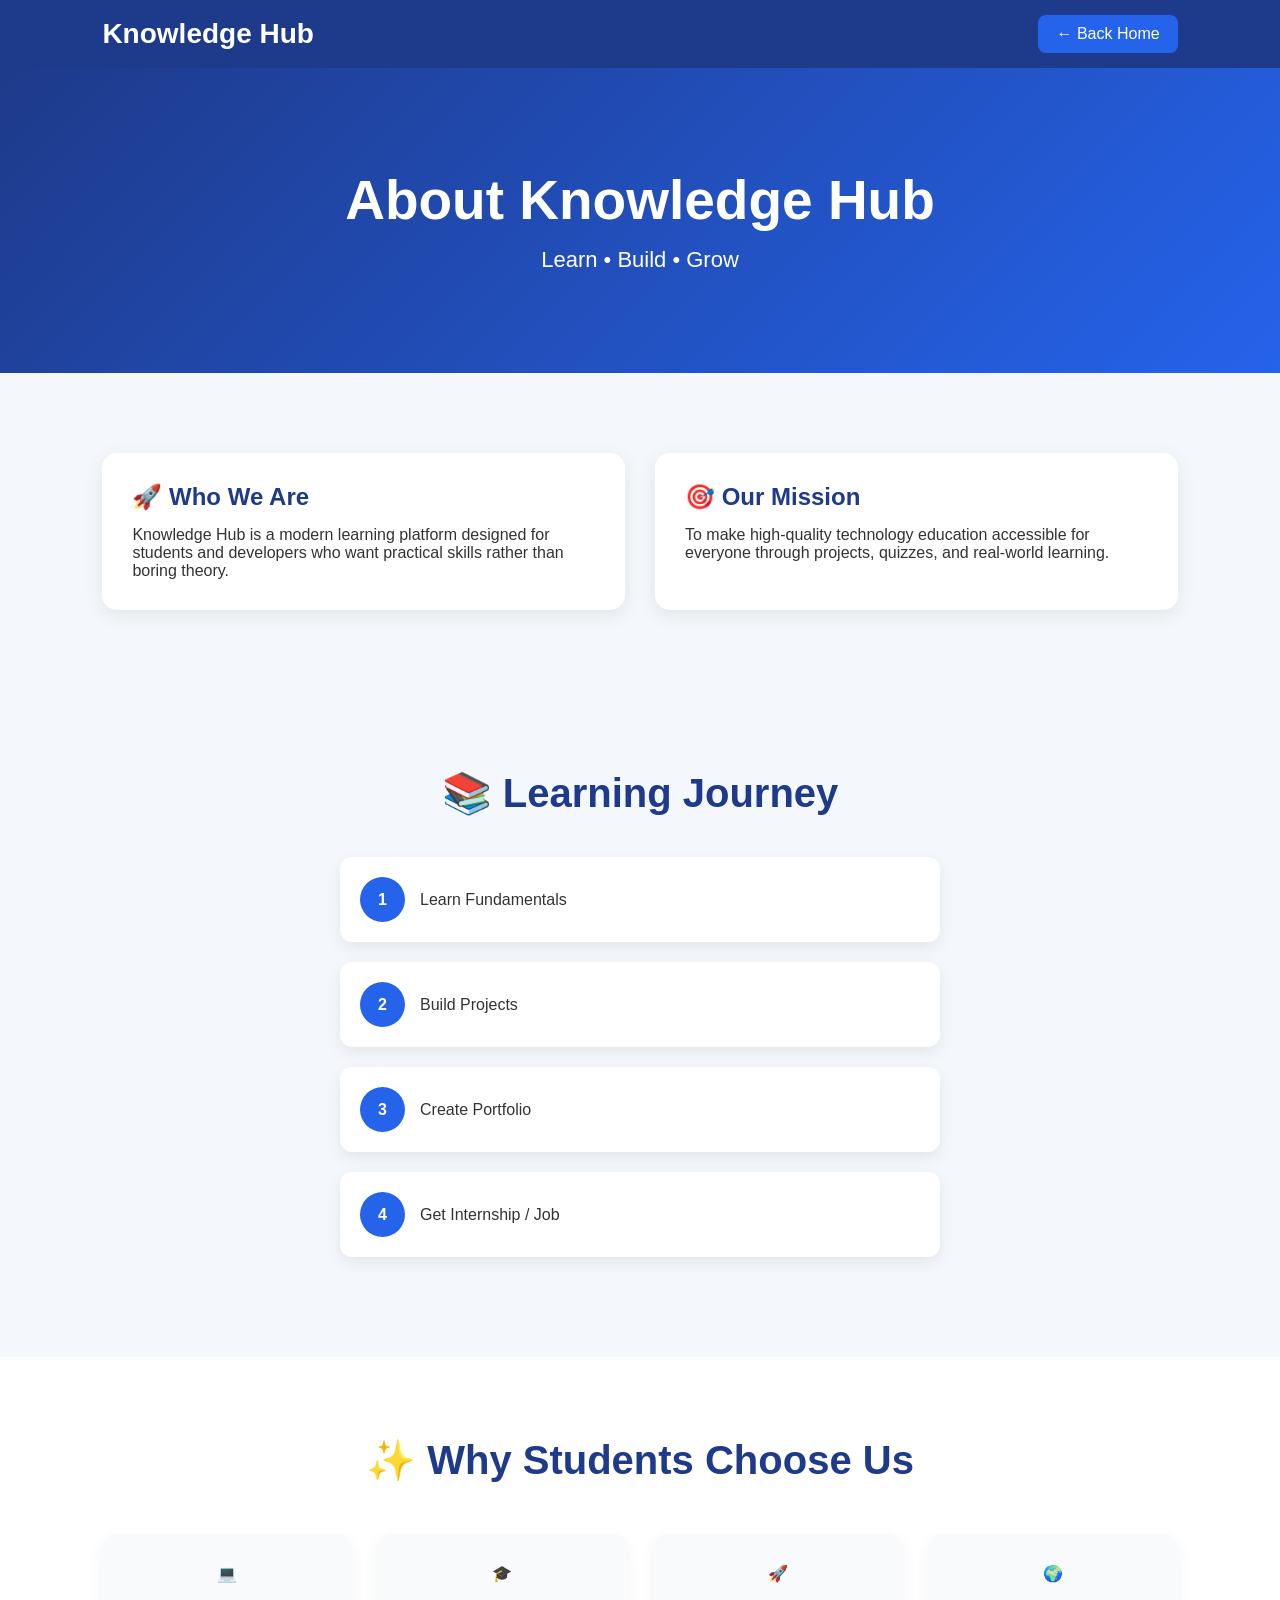
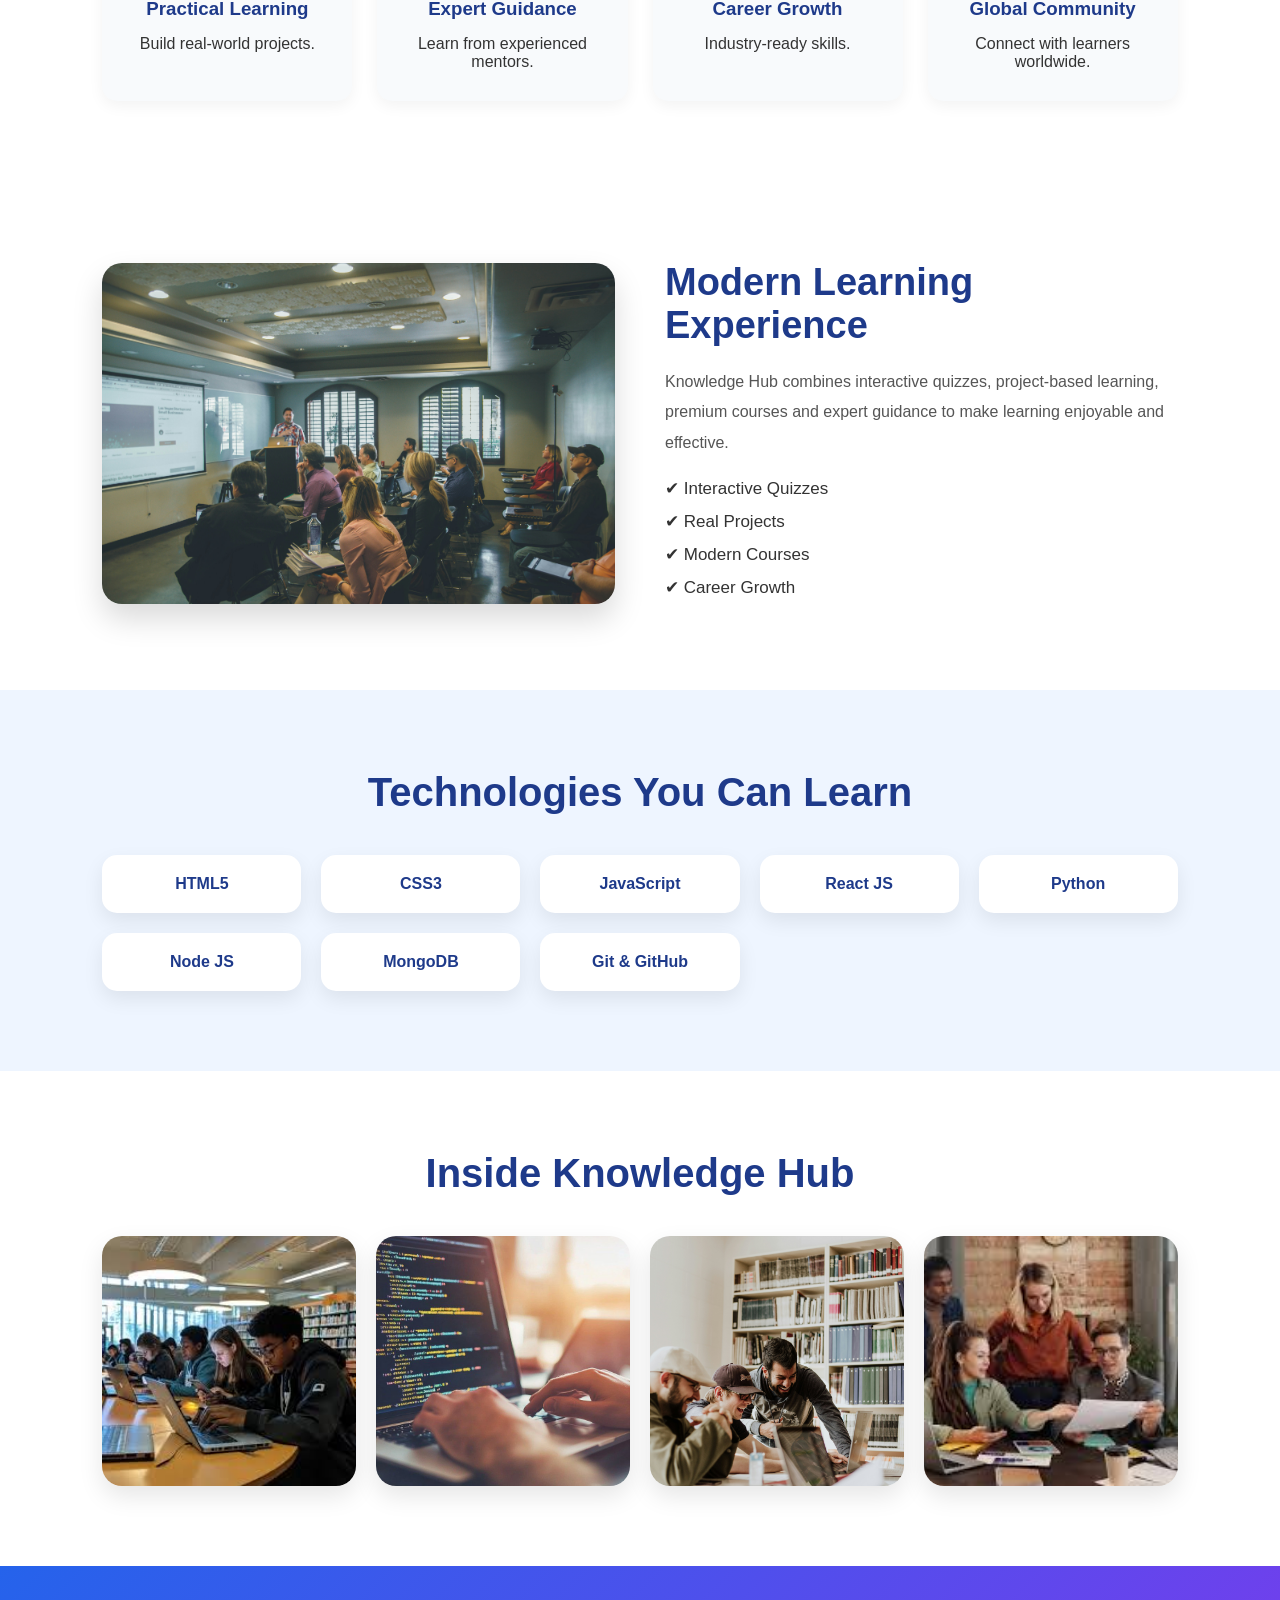
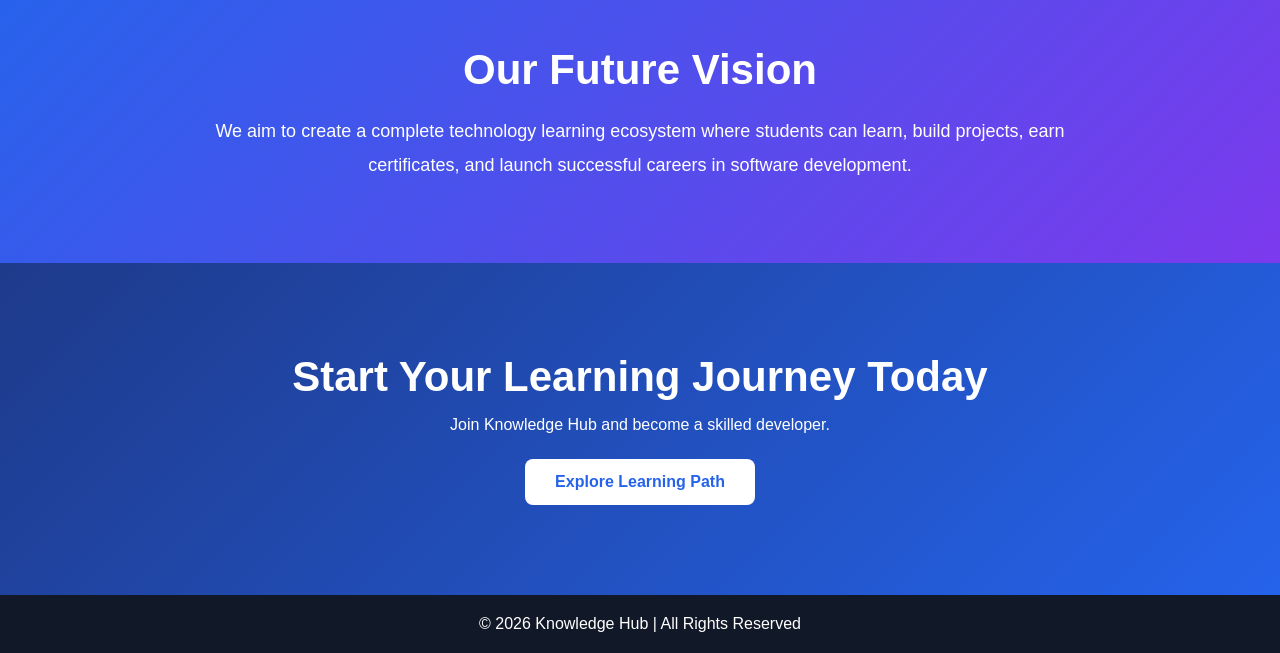
<file: about.html>
<!DOCTYPE html>
<html lang="en">
<head>
<meta charset="UTF-8">
<meta name="viewport" content="width=device-width, initial-scale=1.0">
<title>About Knowledge Hub</title>

<link rel="stylesheet" href="about.css">
</head>
<body>

<nav class="about-navbar">

    <div class="logo">
        Knowledge Hub
    </div>

    <a href="index.html" class="back-btn">
        ← Back Home
    </a>

</nav>

<header class="hero-about">

    <h1>About Knowledge Hub</h1>

    <p>
        Learn • Build • Grow
    </p>

</header>

<section class="about-intro">

    <div class="about-card">
        <h2>🚀 Who We Are</h2>

        <p>
            Knowledge Hub is a modern learning platform designed for students and developers who want practical skills rather than boring theory.
        </p>
    </div>

    <div class="about-card">
        <h2>🎯 Our Mission</h2>

        <p>
            To make high-quality technology education accessible for everyone through projects, quizzes, and real-world learning.
        </p>
    </div>

</section>



<section class="timeline">

    <h2>📚 Learning Journey</h2>

    <div class="timeline-item">
        <span>1</span>
        Learn Fundamentals
    </div>

    <div class="timeline-item">
        <span>2</span>
        Build Projects
    </div>

    <div class="timeline-item">
        <span>3</span>
        Create Portfolio
    </div>

    <div class="timeline-item">
        <span>4</span>
        Get Internship / Job
    </div>

</section>

<section class="features">

    <h2>✨ Why Students Choose Us</h2>

    <div class="feature-grid">

        <div class="feature-card">
            💻
            <h3>Practical Learning</h3>
            <p>Build real-world projects.</p>
        </div>

        <div class="feature-card">
            🎓
            <h3>Expert Guidance</h3>
            <p>Learn from experienced mentors.</p>
        </div>

        <div class="feature-card">
            🚀
            <h3>Career Growth</h3>
            <p>Industry-ready skills.</p>
        </div>

        <div class="feature-card">
            🌍
            <h3>Global Community</h3>
            <p>Connect with learners worldwide.</p>
        </div>

    </div>

</section>
<section class="experience-section">

    <div class="experience-image">
        <img src="images/learning.jpg" alt="Learning">
    </div>

    <div class="experience-content">

        <h2>Modern Learning Experience</h2>

        <p>
            Knowledge Hub combines interactive quizzes,
            project-based learning, premium courses and
            expert guidance to make learning enjoyable
            and effective.
        </p>

        <ul>
            <li>✔ Interactive Quizzes</li>
            <li>✔ Real Projects</li>
            <li>✔ Modern Courses</li>
            <li>✔ Career Growth</li>
        </ul>

    </div>

</section>

<section class="tech-section">

    <h2>Technologies You Can Learn</h2>

    <div class="tech-grid">

        <div>HTML5</div>
        <div>CSS3</div>
        <div>JavaScript</div>
        <div>React JS</div>
        <div>Python</div>
        <div>Node JS</div>
        <div>MongoDB</div>
        <div>Git & GitHub</div>

    </div>

</section>

<section class="gallery-section">

    <h2>Inside Knowledge Hub</h2>

    <div class="gallery-grid">

        <img src="images/laptop.jpeg">
        <img src="images/coding screen.jpg">
        <img src="images/online education.jpg">
        <img src="images/team collab.jpeg">

    </div>

</section>

<section class="vision-box">

    <h2>Our Future Vision</h2>

    <p>
        We aim to create a complete technology learning ecosystem
        where students can learn, build projects, earn certificates,
        and launch successful careers in software development.
    </p>

</section>







<section class="cta-section">

    <h2>Start Your Learning Journey Today</h2>

    <p>
        Join Knowledge Hub and become a skilled developer.
    </p>

    <a href="knowledge_hub.html" class="join-btn">
    Explore Learning Path
</a>
</section>

<footer>
    © 2026 Knowledge Hub | All Rights Reserved
</footer>

</body>
</html>
</file>
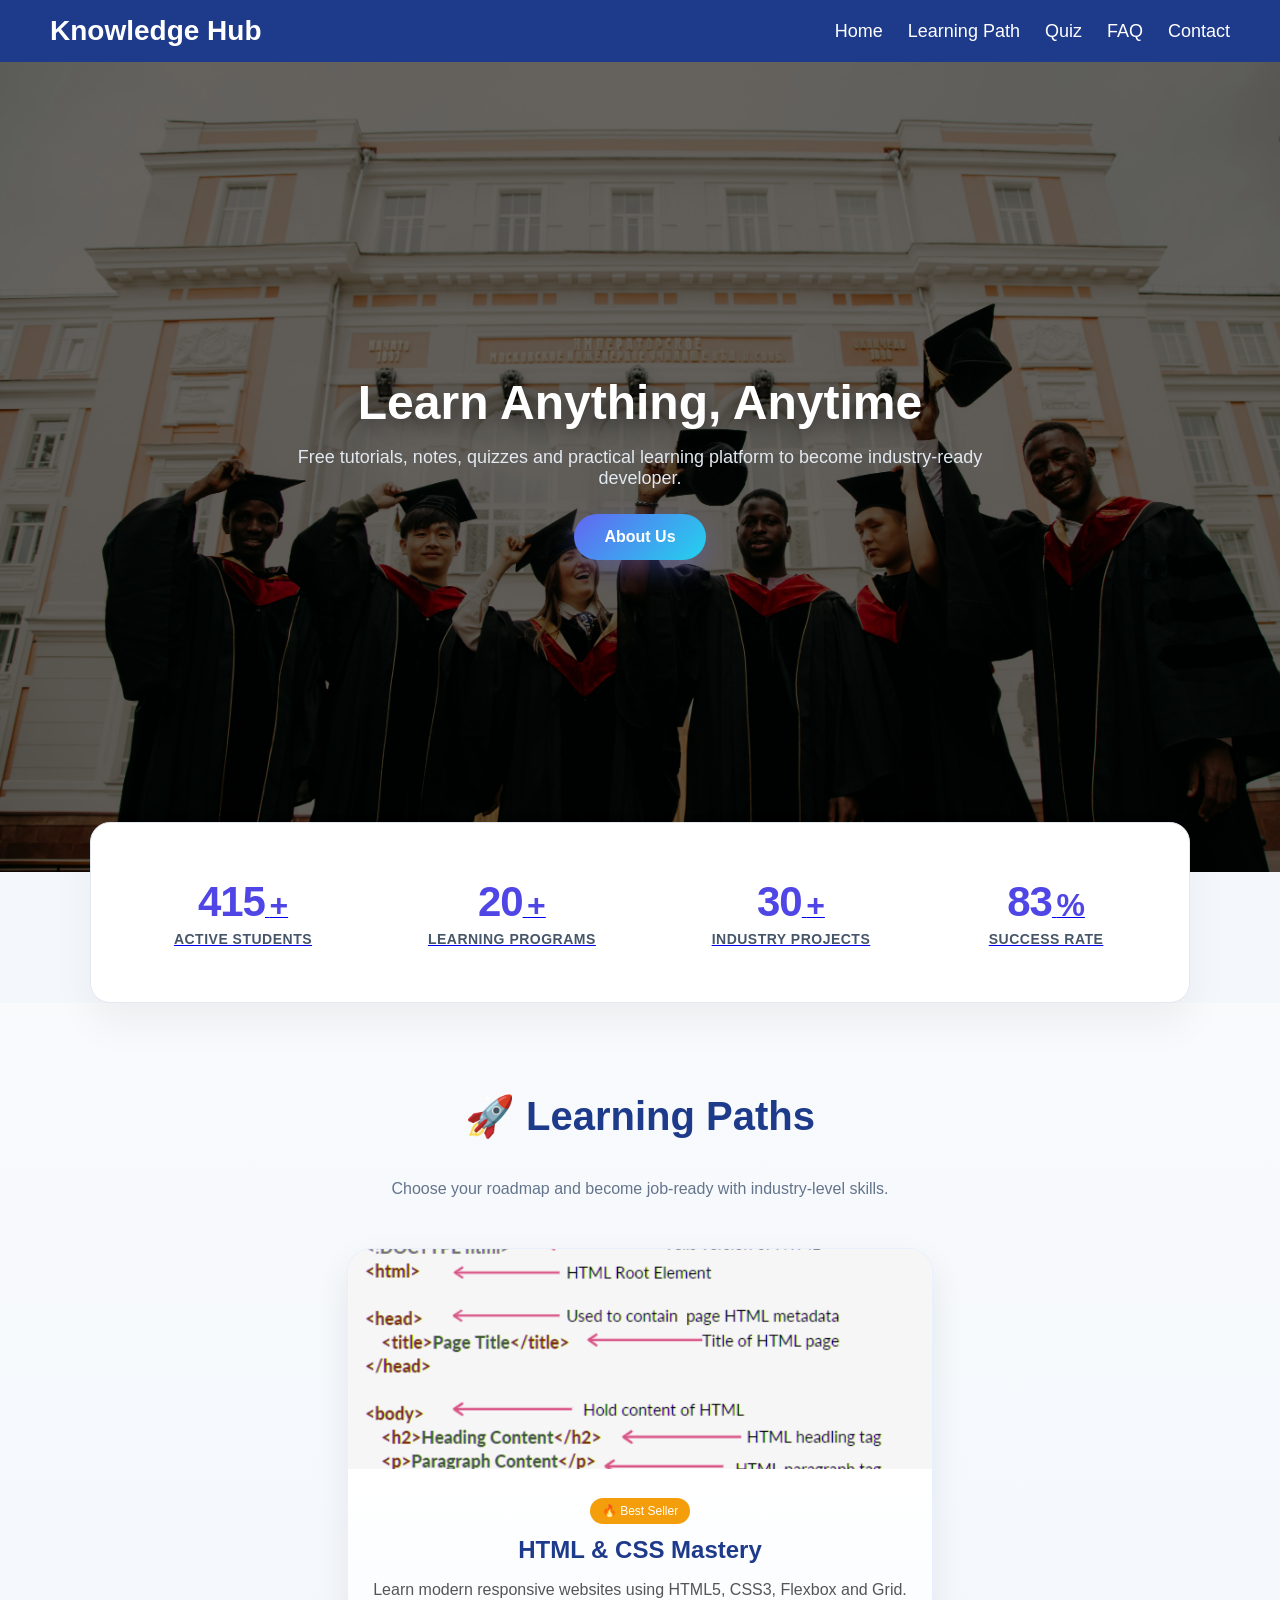
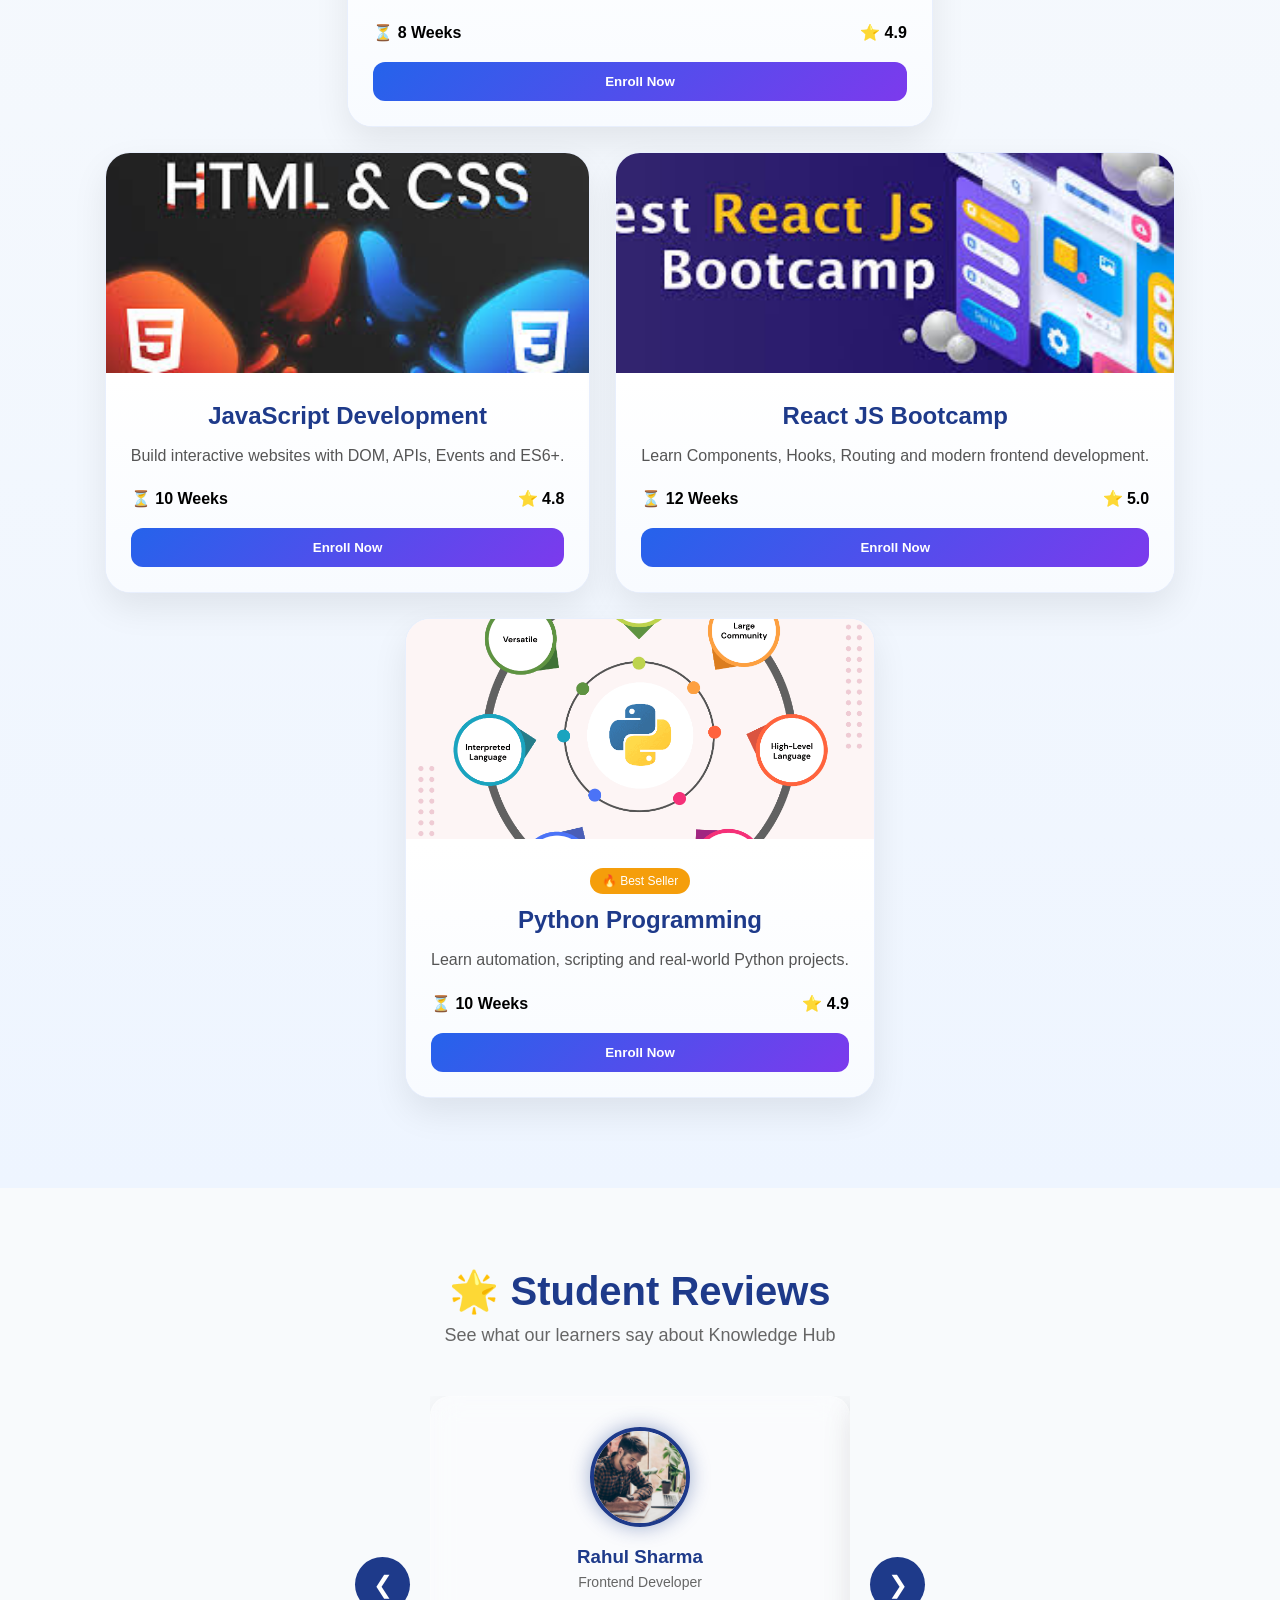
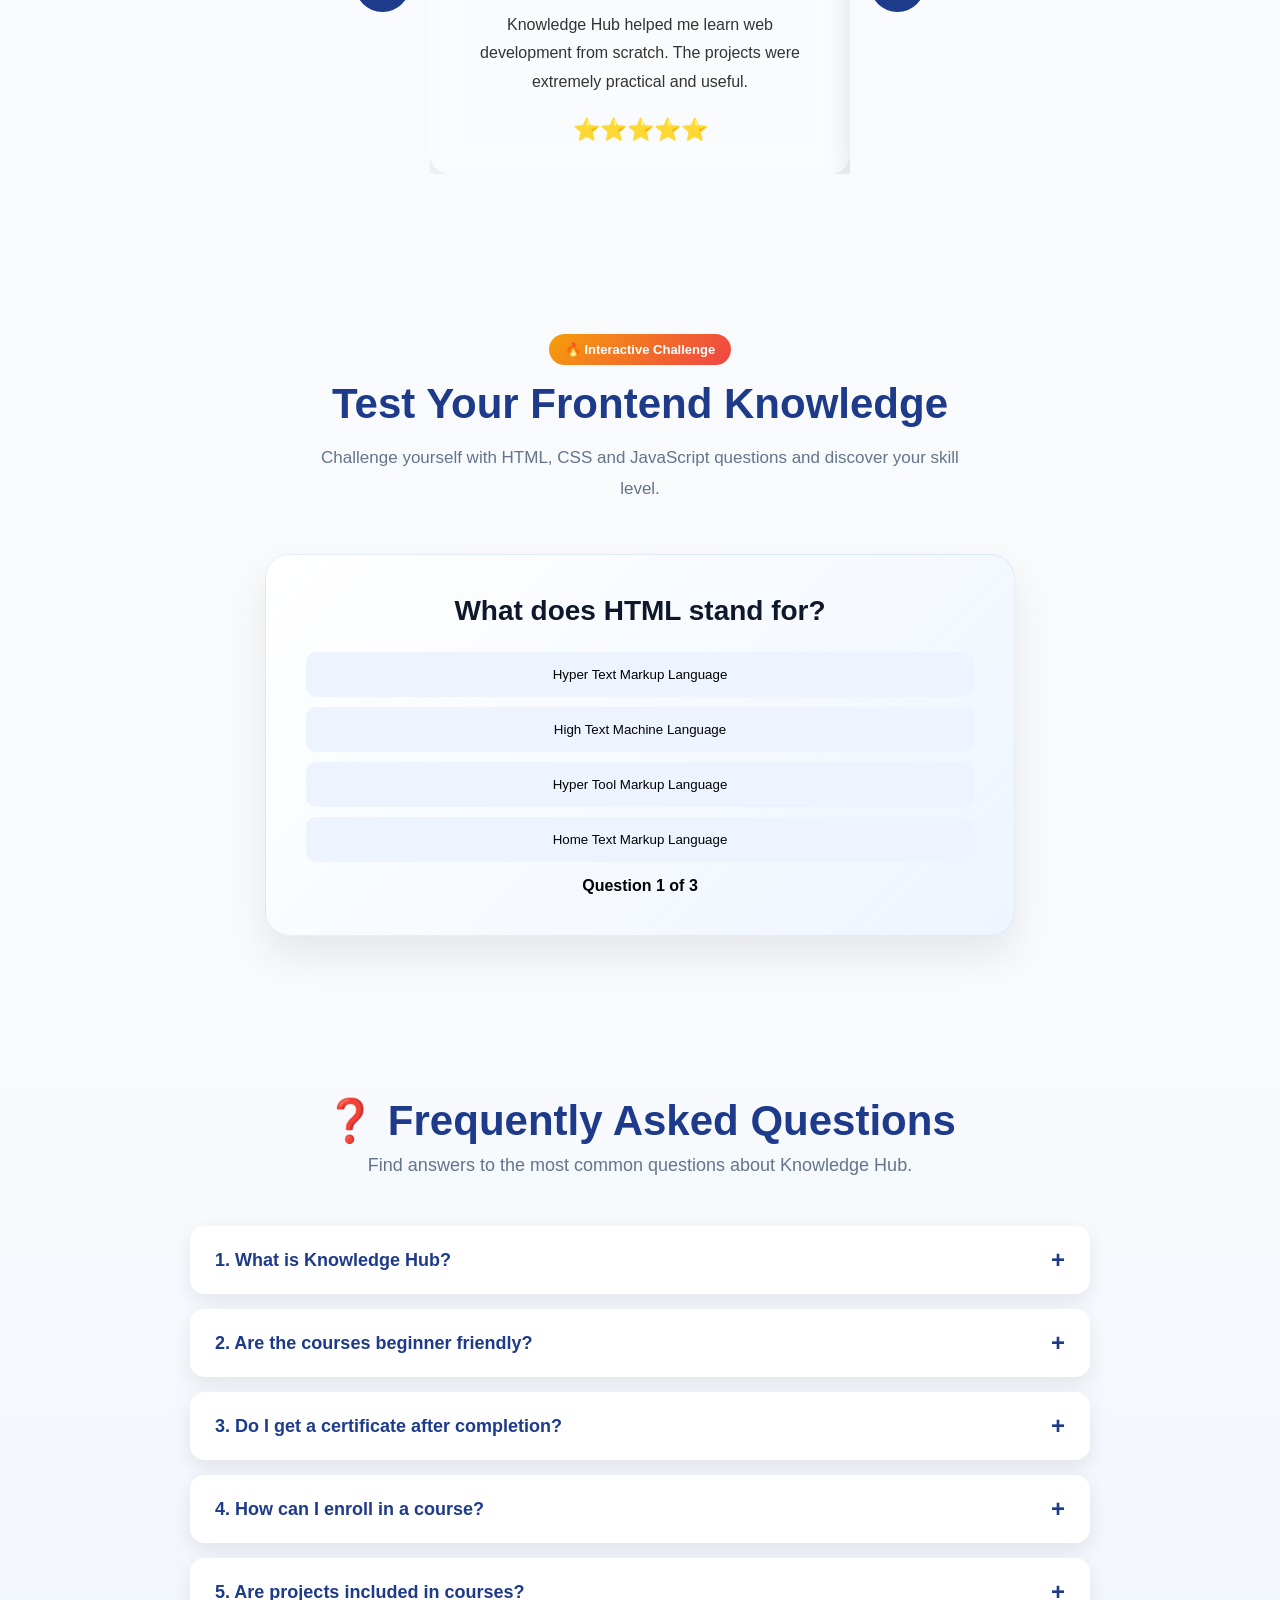
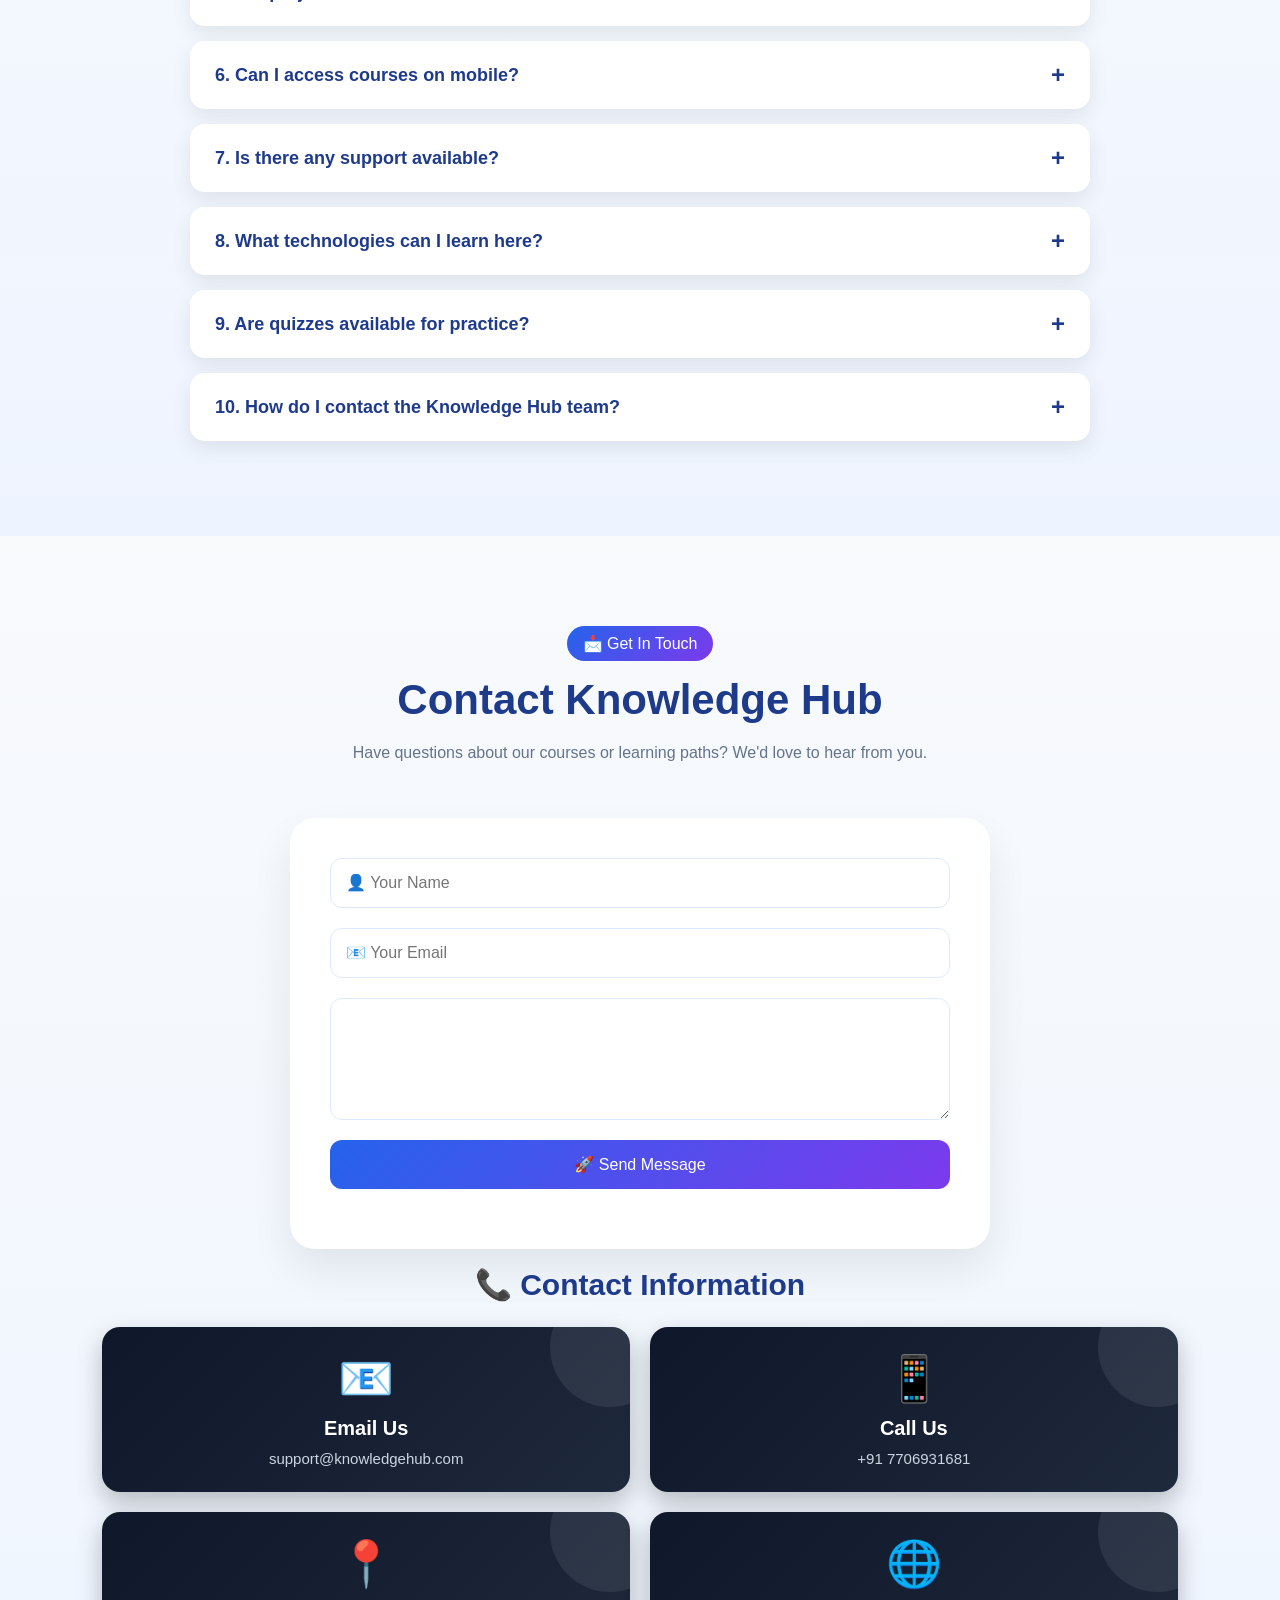
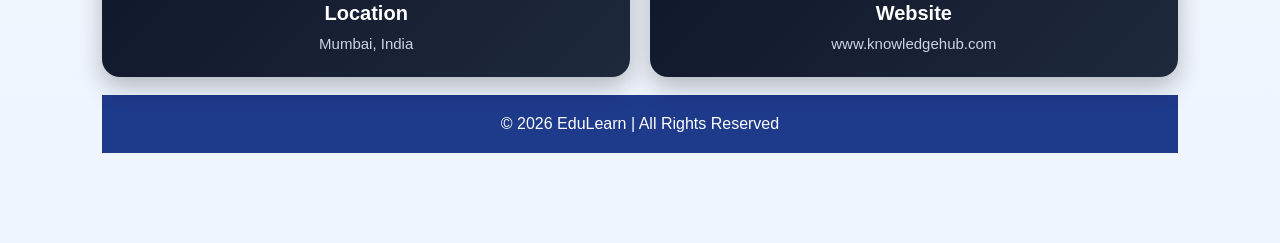
<file: knowledge_hub.html>
<!DOCTYPE html>
<html lang="en">

<head>
    <meta charset="UTF-8">
    <meta name="viewport" content="width=device-width, initial-scale=1.0">
    <title>Interactive Educational Website</title>
    <link rel="stylesheet" href="knowledge_hub.css">
</head>

<body>

    <!-- NAVBAR -->
    <nav class="navbar">
        <div class="logo">
            Knowledge Hub
        </div>
        <ul>
            <li><a href="#">Home</a></li>
            <li><a href="#courses">Learning Path</a></li>
            <li><a href="#quiz">Quiz</a></li>
            <li><a href="#Faq">FAQ</a></li>
            <li><a href="#contact">Contact</a></li>
        </ul>
    </nav>


    <!-- HERO SECTION -->
    <section class="hero">

    <div class="hero-text">
        <h1>Learn Anything, Anytime</h1>

        <p>
            Free tutorials, notes, quizzes and practical learning platform
            to become industry-ready developer.
        </p>

        <a href="about.html" class="btn">About Us</a>
    </div>

</section>

     <!-- MODERN FLOATING STATS WITH CLICK FUNCTION -->
<section class="stats-container">
    <div class="stats-card">
        
        <!-- Stat 1: Clickable -->
       <div class="stat clickable-stat">
    <a href="student.html" class="stat-link">
        <div>
            <h2 class="counter" data-target="500">500</h2>
            <span>+</span>
            <p>Active Students</p>
        </div>
    </a>
</div>
        <!-- Stat 2: Clickable -->
        <div class="stat clickable-stat">
    <a href="premium.html" class="stat-link">
        <h2 class="counter" data-target="20">0</h2>
        <span>+</span>
        <p>Learning Programs</p>
    </a>
</div>
       <div class="stat clickable-stat">
    <a href="projects.html" class="stat-link">
        <div>
            <h2 class="counter" data-target="30">0</h2>
            <span>+</span>
            <p>Industry Projects</p>
        </div>
    </a>
</div>
        <!-- Stat 4: Clickable -->
         <div class="stat clickable-stat">
    <a href="success.html" class="stat-link">

        <h2 class="counter" data-target="98">0</h2>
        <span>%</span>
        <p>Success Rate</p>

    </a>
</div>
    </div>
</section>






      
    <!--our courses-->
<section class="courses" id="courses">

    <div class="section-title">
         <h2>🚀 Learning Paths</h2>
    <p>
        Choose your roadmap and become job-ready with industry-level skills.
    </p>
    </div>

    <div class="course-container">

        <!-- Course 1 -->
        <div class="course-card">
            <img src="images/html-basic-format.png" alt="HTML Course">

            <div class="course-content">
                    <span class="course-badge">🔥 Best Seller</span>

                <h3>HTML & CSS Mastery</h3>

                <p>
                    Learn modern responsive websites using HTML5, CSS3, Flexbox and Grid.
                </p>

                <div class="course-info">
                    <span>⏳ 8 Weeks</span>
                    <span>⭐ 4.9</span>
                </div>

                <div class="course-buttons">
                   

                    <button class="enroll-btn"
                        onclick="openEnrollModal('HTML & CSS Mastery')">
                        Enroll Now
                    </button>
                </div>
            </div>
        </div>

        <!-- Course 2 -->
        <div class="course-card">
            <img src="images/html & css.jpeg" alt="JavaScript">

            <div class="course-content">
                <h3>JavaScript Development</h3>

                <p>
                    Build interactive websites with DOM, APIs, Events and ES6+.
                </p>

                <div class="course-info">
                    <span>⏳ 10 Weeks</span>
                    <span>⭐ 4.8</span>
                </div>

                <div class="course-buttons">
                    

                    <button class="enroll-btn"
                        onclick="openEnrollModal('JavaScript Development')">
                        Enroll Now
                    </button>
                </div>
            </div>
        </div>

        <!-- Course 3 -->
        <div class="course-card">
            <img src="images/react js.jpeg" alt="React">

            <div class="course-content">
                <h3>React JS Bootcamp</h3>

                <p>
                    Learn Components, Hooks, Routing and modern frontend development.
                </p>

                <div class="course-info">
                    <span>⏳ 12 Weeks</span>
                    <span>⭐ 5.0</span>
                </div>

                <div class="course-buttons">
                   

                    <button class="enroll-btn"
                        onclick="openEnrollModal('React JS Bootcamp')">
                        Enroll Now
                    </button>
                </div>
            </div>
        </div>

        <!-- Course 4 -->
        <div class="course-card">
            <img src="images/python pro.png" alt="Python">

            <div class="course-content">
                <span class="course-badge">🔥 Best Seller</span>
                <h3>Python Programming</h3>

                <p>
                    Learn automation, scripting and real-world Python projects.
                </p>

                <div class="course-info">
                    <span>⏳ 10 Weeks</span>
                    <span>⭐ 4.9</span>
                </div>

                <div class="course-buttons">
                   
                    <button class="enroll-btn"
                        onclick="openEnrollModal('Python Programming')">
                        Enroll Now
                    </button>
                </div>
            </div>
        </div>

    </div>

</section>

<!-- ENROLL MODAL -->
<div id="enrollModal" class="course-modal">

    <div class="course-modal-content">

        <span class="close-course"
              onclick="closeEnrollModal()">&times;</span>

        <h2>Course Enrollment</h2>

        <p id="selectedCourse"></p>

        <input type="text"
               placeholder="Enter Your Name">

        <input type="email"
               placeholder="Enter Your Email">

        <button onclick="submitEnrollment()">
            Confirm Enrollment
        </button>

    </div>

</div>

<!-- STUDENT REVIEWS SECTION -->
<section class="reviews-section">

    <div class="review-header">
        <h2>🌟 Student Reviews</h2>
        <p>See what our learners say about Knowledge Hub</p>
    </div>

    <div class="review-slider">

        <button class="review-btn" onclick="prevReview()">❮</button>

        <div class="review-wrapper">

            <div class="review-track" id="reviewTrack">

                <!-- Review 1 -->
                <div class="review-card">
                    <img src="images/stu 1.jpg">
                    <h3>Rahul Sharma</h3>
                    <span>Frontend Developer</span>

                    <p>
                        Knowledge Hub helped me learn web development from scratch.
                        The projects were extremely practical and useful.
                    </p>

                    <div class="stars">⭐⭐⭐⭐⭐</div>
                </div>

                <!-- Review 2 -->
                <div class="review-card">
                    <img src="images/stu 3.jpg">
                    <h3>Priya Verma</h3>
                    <span>Web Designer</span>

                    <p>
                        Amazing learning platform. Every concept is explained
                        clearly and the quizzes are very helpful.
                    </p>

                    <div class="stars">⭐⭐⭐⭐⭐</div>
                </div>

                <!-- Review 3 -->
                <div class="review-card">
                    <img src="images/stu 4.jpg">
                    <h3>Arjun Patel</h3>
                    <span>React Developer</span>

                    <p>
                        The premium courses helped me build a strong portfolio
                        and improve my development skills.
                    </p>

                    <div class="stars">⭐⭐⭐⭐⭐</div>
                </div>

                <!-- Review 4 -->
                <div class="review-card">
                    <img src="images/stu 5.jpg">
                    <h3>Sneha Gupta</h3>
                    <span>Software Engineer</span>

                    <p>
                        Mentorship support is excellent. I learned real-world
                        project development here.
                    </p>

                    <div class="stars">⭐⭐⭐⭐⭐</div>
                </div>

                <!-- Review 5 -->
                <div class="review-card">
                    <img src="images/stu 2.jpg">
                    <h3>Aman Singh</h3>
                    <span>Full Stack Developer</span>

                    <p>
                        One of the best platforms for learning modern web
                        development with practical examples.
                    </p>

                    <div class="stars">⭐⭐⭐⭐⭐</div>
                </div>

            </div>

        </div>

        <button class="review-btn" onclick="nextReview()">❯</button>

    </div>

</section>

    <!-- QUIZ SECTION -->

    <section class="quiz-section" id="quiz">

    <div class="quiz-header">
    <span class="quiz-badge">🔥 Interactive Challenge</span>

    <h2>Test Your Frontend Knowledge</h2>

    <p>
        Challenge yourself with HTML, CSS and JavaScript questions
        and discover your skill level.
    </p>
</div>

    <div class="quiz-box">

        <h3 id="question"></h3>

        <div id="options"></div>

        <p id="progress"></p>

        <button id="nextBtn" onclick="nextQuestion()">
            Next Question →
        </button>

    </div>

</section>


    <!---faq-->
    <section class="faq-section" id="Faq">

    <div class="faq-header">
        <h2>❓ Frequently Asked Questions</h2>
        <p>Find answers to the most common questions about Knowledge Hub.</p>
    </div>

    <div class="faq-container">

        <div class="faq-item">
            <button class="faq-question">1. What is Knowledge Hub? <span>+</span></button>
            <div class="faq-answer">
                <p>Knowledge Hub is an online learning platform that provides tutorials, quizzes, projects, and premium courses for students and developers.</p>
            </div>
        </div>

        <div class="faq-item">
            <button class="faq-question">2. Are the courses beginner friendly? <span>+</span></button>
            <div class="faq-answer">
                <p>Yes. Our courses are designed for complete beginners as well as intermediate learners.</p>
            </div>
        </div>

        <div class="faq-item">
            <button class="faq-question">3. Do I get a certificate after completion? <span>+</span></button>
            <div class="faq-answer">
                <p>Yes. Premium course students receive a completion certificate after finishing the course successfully.</p>
            </div>
        </div>

        <div class="faq-item">
            <button class="faq-question">4. How can I enroll in a course? <span>+</span></button>
            <div class="faq-answer">
                <p>Simply click the Enroll Now button and fill out the enrollment form.</p>
            </div>
        </div>

        <div class="faq-item">
            <button class="faq-question">5. Are projects included in courses? <span>+</span></button>
            <div class="faq-answer">
                <p>Yes. Every premium course includes practical industry-level projects.</p>
            </div>
        </div>

        <div class="faq-item">
            <button class="faq-question">6. Can I access courses on mobile? <span>+</span></button>
            <div class="faq-answer">
                <p>Yes. Our platform is fully responsive and works on mobile, tablet, and desktop devices.</p>
            </div>
        </div>

        <div class="faq-item">
            <button class="faq-question">7. Is there any support available? <span>+</span></button>
            <div class="faq-answer">
                <p>Yes. Premium students get dedicated mentor support and community assistance.</p>
            </div>
        </div>

        <div class="faq-item">
            <button class="faq-question">8. What technologies can I learn here? <span>+</span></button>
            <div class="faq-answer">
                <p>You can learn HTML, CSS, JavaScript, React, Python, and Full Stack Development.</p>
            </div>
        </div>

        <div class="faq-item">
            <button class="faq-question">9. Are quizzes available for practice? <span>+</span></button>
            <div class="faq-answer">
                <p>Yes. Interactive quizzes help you test and improve your knowledge.</p>
            </div>
        </div>

        <div class="faq-item">
            <button class="faq-question">10. How do I contact the Knowledge Hub team? <span>+</span></button>
            <div class="faq-answer">
                <p>You can use the Contact Us form below to reach our team directly.</p>
            </div>
        </div>

    </div>

</section>

    <!-- CONTACT SECTION -->

   <section class="contact" id="contact">

    <div class="contact-header">
        <span class="contact-badge">📩 Get In Touch</span>

        <h2>Contact Knowledge Hub</h2>

        <p>
            Have questions about our courses or learning paths?
            We'd love to hear from you.
        </p>
    </div>

    <div class="contact-container">

        <form id="contactForm">

            <input
                type="text"
                id="name"
                placeholder="👤 Your Name"
                required>

            <input
                type="email"
                id="email"
                placeholder="📧 Your Email"
                required>

            <textarea
                id="message"
                rows="5"
                placeholder="✍ Your Message"
                required>
            </textarea>

            <button type="submit">
                🚀 Send Message
            </button>

        </form>

        <div id="successMessage"></div>

    </div>
    <br>
     <!-- Contact Info -->
<div class="contact-info">

    <h3>📞 Contact Information</h3>

    <div class="contact-cards">

       
        <a href="mailto:support@knowledgehub.com" class="contact-card">
            <div class="icon">📧</div>
            <h4>Email Us</h4>
            <p>support@knowledgehub.com</p>
        </a>

        <a href="tel:+917706931681" class="contact-card">
            <div class="icon">📱</div>
            <h4>Call Us</h4>
            <p>+91 7706931681</p>
        </a>

        <a href="https://maps.google.com/?q=Mumbai,India" target="_blank" class="contact-card">
            <div class="icon">📍</div>
            <h4>Location</h4>
            <p>Mumbai, India</p>
        </a>

        <a href="https://www.knowledgehub.com" target="_blank" class="contact-card">
            <div class="icon">🌐</div>
            <h4>Website</h4>
            <p>www.knowledgehub.com</p>
        </a>

    </div>

</div>
<br>

    <!-- FOOTER -->

    <footer>

        <p>
            © 2026 EduLearn | All Rights Reserved
        </p>

    </footer>
<script src="knowledge_hub.js"></script>

</body>

</html>
</file>
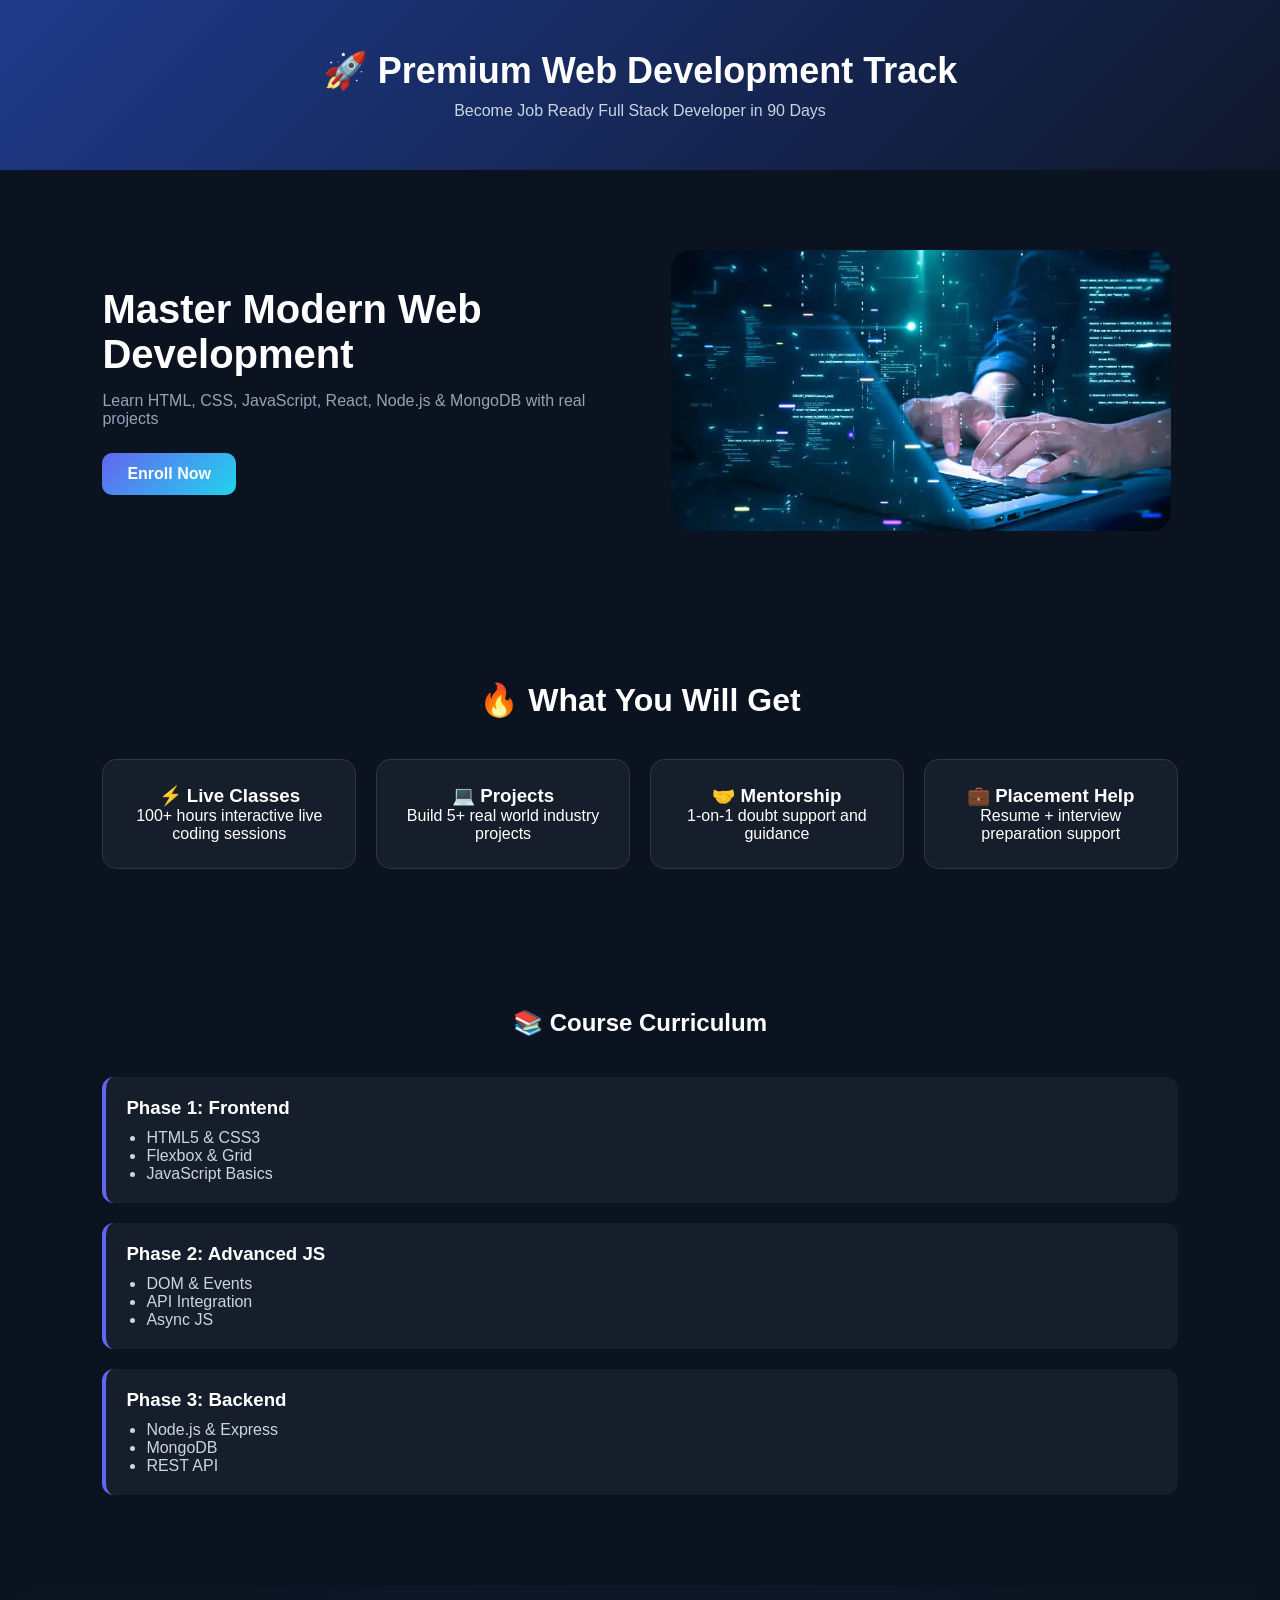
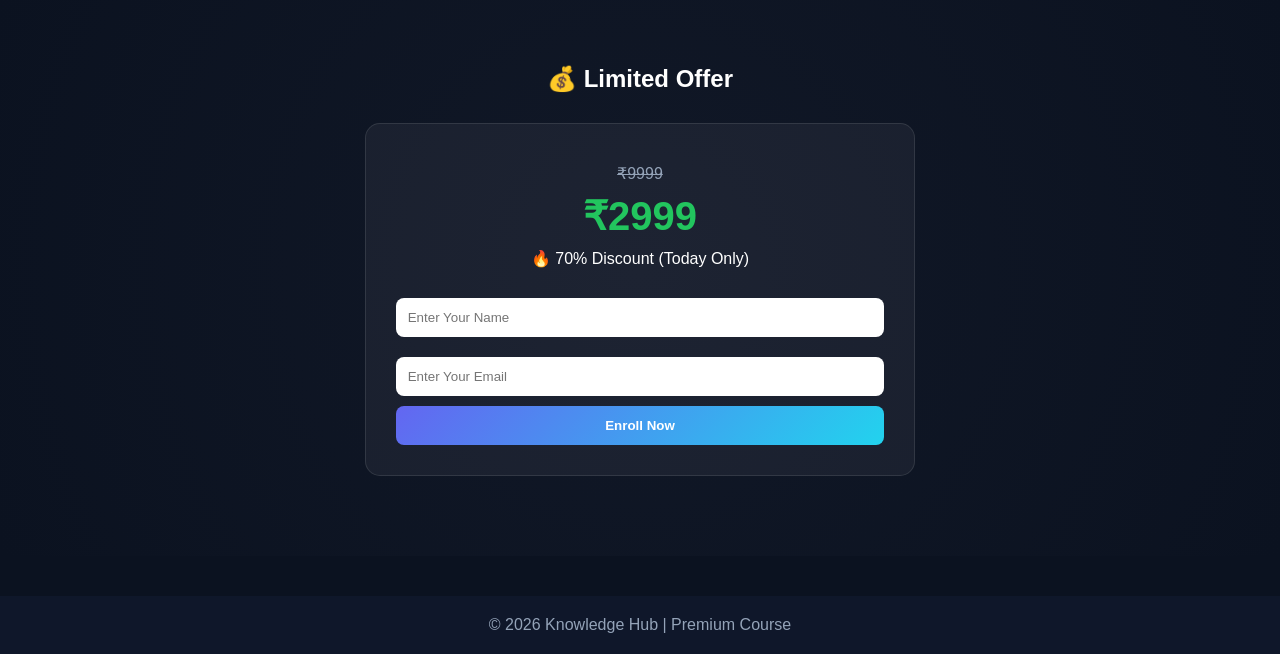
<file: premium.html>
<!DOCTYPE html>
<html lang="en">
<head>
    <meta charset="UTF-8">
    <meta name="viewport" content="width=device-width, initial-scale=1.0">
    <title>Premium Course - Knowledge Hub</title>
    <link rel="stylesheet" href="premium.css">
</head>

<body>

<!-- HEADER -->
<header class="top-bar">
    <h1>🚀 Premium Web Development Track</h1>
    <p>Become Job Ready Full Stack Developer in 90 Days</p>
</header>

<!-- HERO -->
<section class="hero">

    <div class="hero-text">
        <h2>Master Modern Web Development</h2>
        <p>Learn HTML, CSS, JavaScript, React, Node.js & MongoDB with real projects</p>
        <a href="#enroll" class="btn">Enroll Now</a>
    </div>

    <div class="hero-image">
        <img src="dev-coding.webp" class="hero-img">
    </div>

</section>

<!-- FEATURES -->
<section class="features">
    <h2>🔥 What You Will Get</h2>

    <div class="grid">

        <div class="card">
            <h3>⚡ Live Classes</h3>
            <p>100+ hours interactive live coding sessions</p>
        </div>

        <div class="card">
            <h3>💻 Projects</h3>
            <p>Build 5+ real world industry projects</p>
        </div>

        <div class="card">
            <h3>🤝 Mentorship</h3>
            <p>1-on-1 doubt support and guidance</p>
        </div>

        <div class="card">
            <h3>💼 Placement Help</h3>
            <p>Resume + interview preparation support</p>
        </div>

    </div>
</section>

<!-- CURRICULUM -->
<section class="curriculum">
    <h2>📚 Course Curriculum</h2>

    <div class="box">
        <h3>Phase 1: Frontend</h3>
        <ul>
            <li>HTML5 & CSS3</li>
            <li>Flexbox & Grid</li>
            <li>JavaScript Basics</li>
        </ul>
    </div>

    <div class="box">
        <h3>Phase 2: Advanced JS</h3>
        <ul>
            <li>DOM & Events</li>
            <li>API Integration</li>
            <li>Async JS</li>
        </ul>
    </div>

    <div class="box">
        <h3>Phase 3: Backend</h3>
        <ul>
            <li>Node.js & Express</li>
            <li>MongoDB</li>
            <li>REST API</li>
        </ul>
    </div>
</section>

<!-- PRICING -->
<section class="pricing" id="enroll">
    <h2>💰 Limited Offer</h2>

    <div class="price-card">
        <p class="old">₹9999</p>
        <p class="new">₹2999</p>
        <p>🔥 70% Discount (Today Only)</p>

        <form id="premiumForm">
            <input type="text" placeholder="Enter Your Name" required>
            <input type="email" placeholder="Enter Your Email" required>
            <button type="submit">Enroll Now</button>
        </form>

    </div>
</section>

<!-- FOOTER -->
<footer>
    <p>© 2026 Knowledge Hub | Premium Course</p>
</footer>

<script src="knowledge_hub.js"></script>

</body>
</html>
</file>
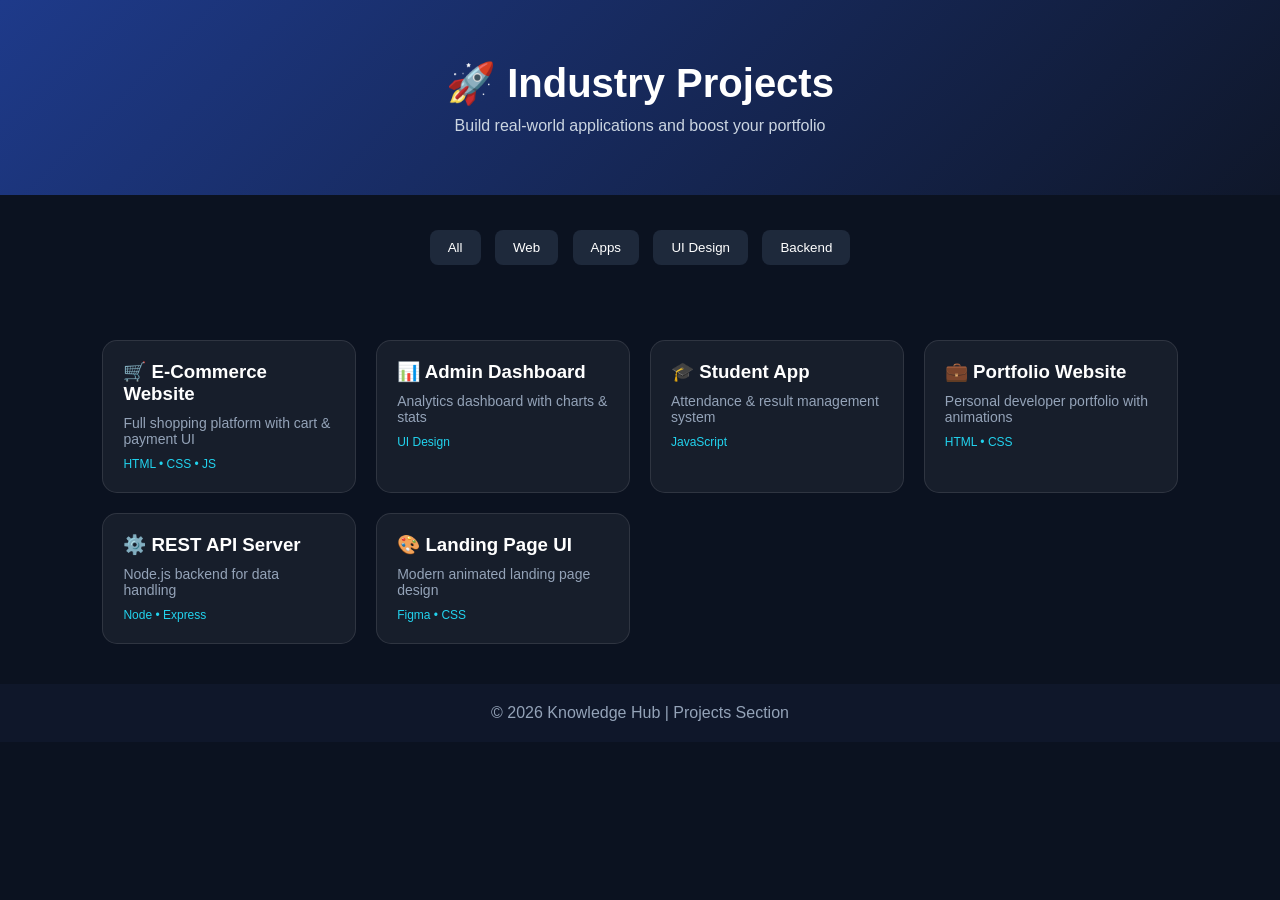
<file: projects.html>
<!DOCTYPE html>
<html lang="en">

<head>
<meta charset="UTF-8">
<meta name="viewport" content="width=device-width, initial-scale=1.0">
<title>Projects - Knowledge Hub</title>
<link rel="stylesheet" href="projects.css">
</head>

<body>

<!-- HEADER -->
<header class="project-header">
    <h1>🚀 Industry Projects</h1>
    <p>Build real-world applications and boost your portfolio</p>
</header>

<!-- FILTER BUTTONS -->
<section class="filters">

    <button onclick="filterProjects('all')">All</button>
    <button onclick="filterProjects('web')">Web</button>
    <button onclick="filterProjects('app')">Apps</button>
    <button onclick="filterProjects('ui')">UI Design</button>
    <button onclick="filterProjects('backend')">Backend</button>

</section>

<!-- PROJECT GRID -->
<section class="project-container">

    <div class="project-card web">
        <h3>🛒 E-Commerce Website</h3>
        <p>Full shopping platform with cart & payment UI</p>
        <span>HTML • CSS • JS</span>
    </div>

    <div class="project-card ui">
    
        <h3>📊 Admin Dashboard</h3>
        <p>Analytics dashboard with charts & stats</p>
        <span>UI Design</span>
    </div>

    <div class="project-card app">
        <h3>🎓 Student App</h3>
        <p>Attendance & result management system</p>
        <span>JavaScript</span>
    </div>

    <div class="project-card web">
        <h3>💼 Portfolio Website</h3>
        <p>Personal developer portfolio with animations</p>
        <span>HTML • CSS</span>
    </div>

    <div class="project-card backend">
        <h3>⚙️ REST API Server</h3>
        <p>Node.js backend for data handling</p>
        <span>Node • Express</span>
    </div>

    <div class="project-card ui">
        <h3>🎨 Landing Page UI</h3>
        <p>Modern animated landing page design</p>
        <span>Figma • CSS</span>
    </div>

</section>

<!-- FOOTER -->
<footer>
    <p>© 2026 Knowledge Hub | Projects Section</p>
</footer>

<script src="knowledge_hub.js"></script>

</body>
</html>
</file>
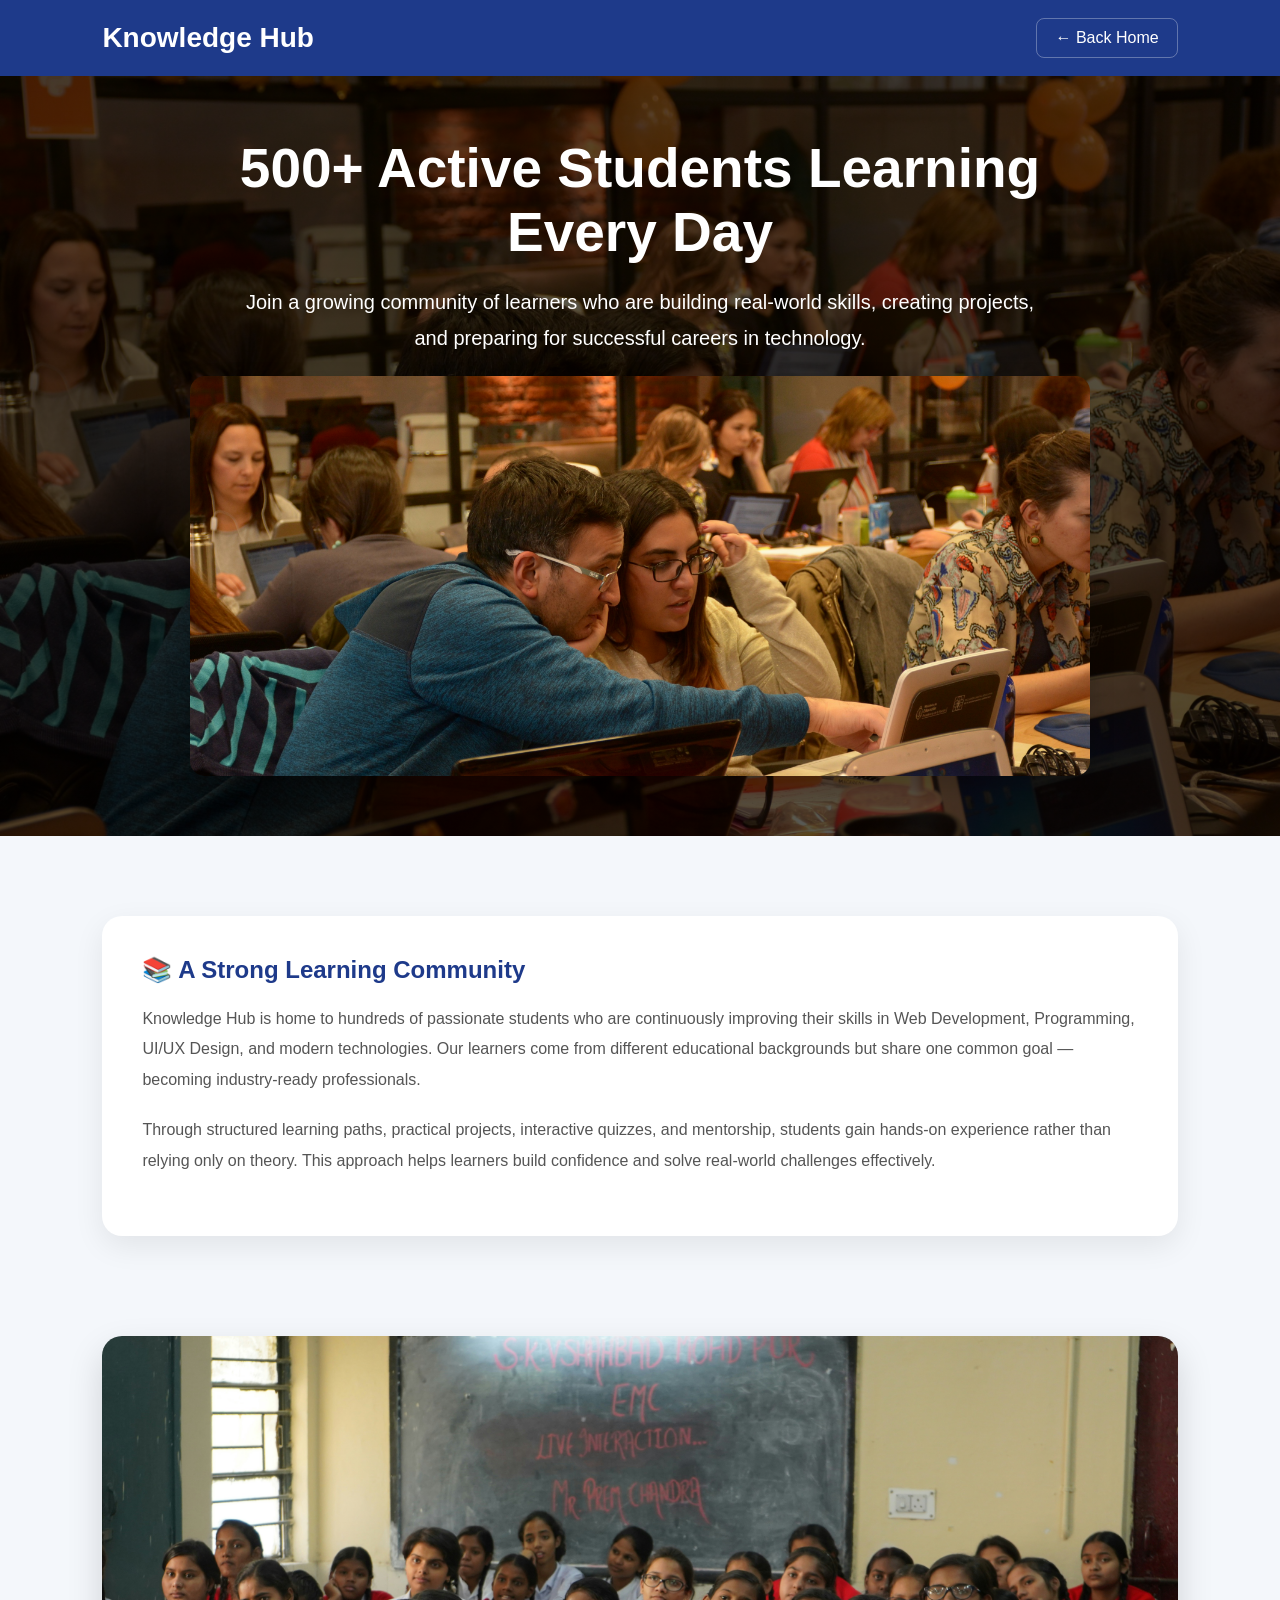
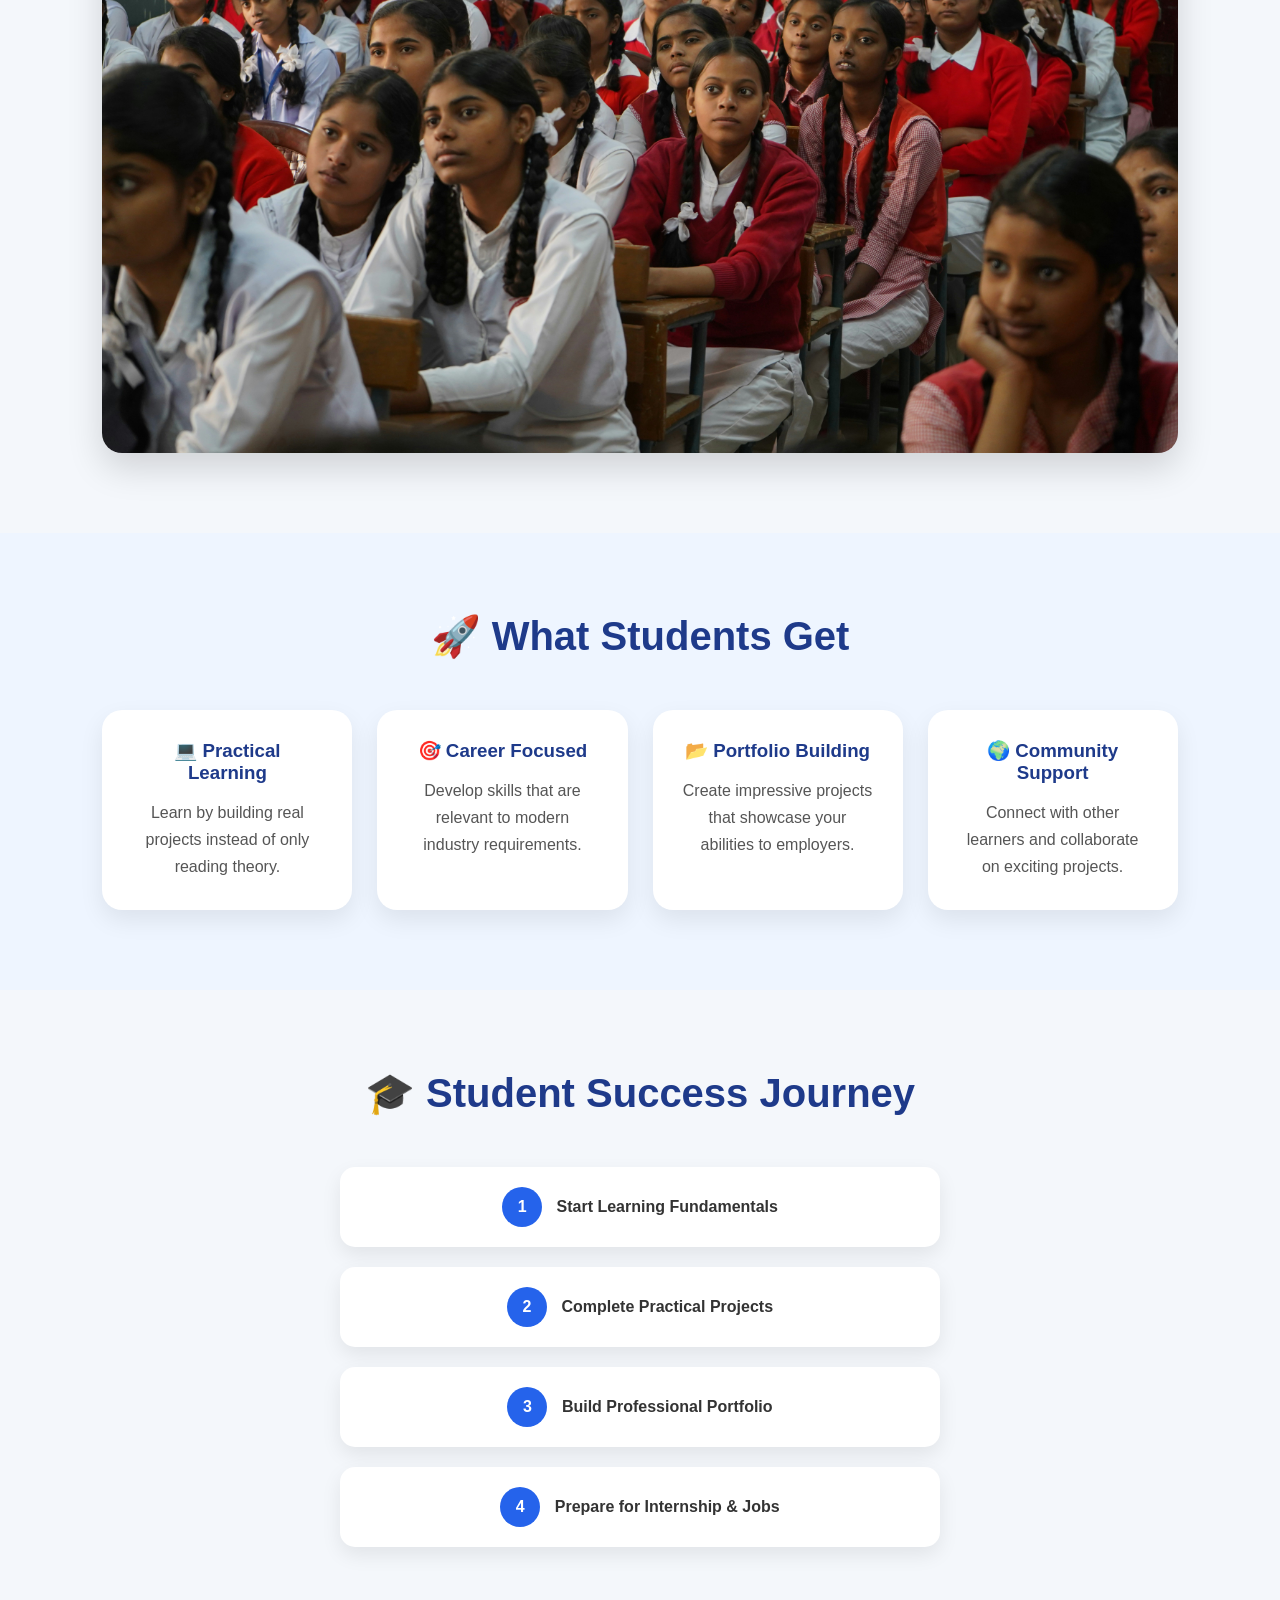
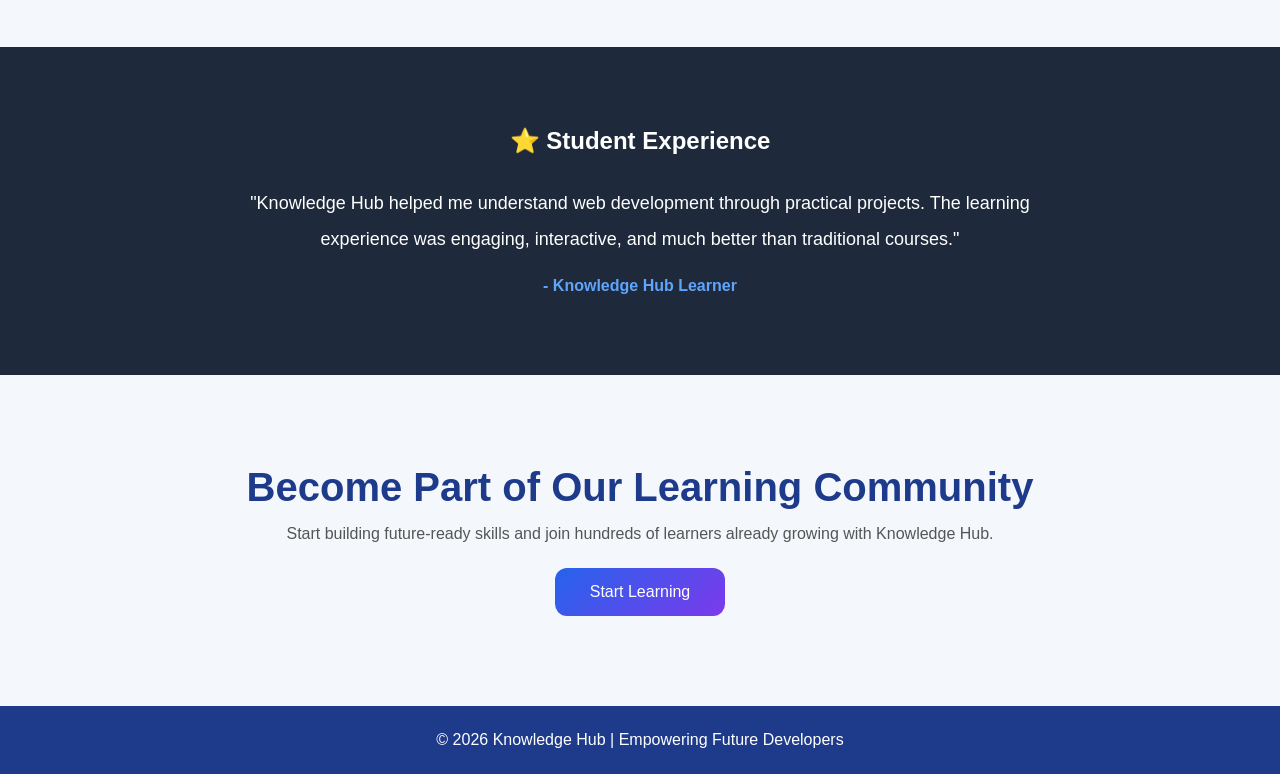
<file: student.html>
<!DOCTYPE html>
<html lang="en">
<head>
<meta charset="UTF-8">
<meta name="viewport" content="width=device-width, initial-scale=1.0">
<title>Students Community | Knowledge Hub</title>

<link rel="stylesheet" href="student.css">

</head>
<body>

<!-- Navbar -->

<nav class="navbar">

    <div class="logo">Knowledge Hub</div>

    <a href="index.html" class="back-btn">
        ← Back Home
    </a>

</nav>

<!-- Hero Section -->

<section class="hero">

    <h1>500+ Active Students Learning Every Day</h1>

    <p>
        Join a growing community of learners who are building
        real-world skills, creating projects, and preparing for
        successful careers in technology.
    </p>
    <img src="images/fran-innocenti-I_LxDFIIRIA-unsplash.jpg" class="hero-img">

</section>

<!-- About Students -->

<section class="content-section">

    <div class="content-box">

        <h2>📚 A Strong Learning Community</h2>

        <p>
            Knowledge Hub is home to hundreds of passionate students
            who are continuously improving their skills in Web
            Development, Programming, UI/UX Design, and modern
            technologies. Our learners come from different
            educational backgrounds but share one common goal —
            becoming industry-ready professionals.
        </p>

        <p>
            Through structured learning paths, practical projects,
            interactive quizzes, and mentorship, students gain
            hands-on experience rather than relying only on theory.
            This approach helps learners build confidence and solve
            real-world challenges effectively.
        </p>

    </div>

</section>

<!-- Image Section -->

<section class="image-section">

    <img src="images/yogendra-singh-yR0QwMbMjT8-unsplash.jpg" alt="Students Learning">

</section>

<!-- Learning Benefits -->

<section class="benefits">

    <h2>🚀 What Students Get</h2>

    <div class="benefit-grid">

        <div class="card">
            <h3>💻 Practical Learning</h3>
            <p>
                Learn by building real projects instead of only
                reading theory.
            </p>
        </div>

        <div class="card">
            <h3>🎯 Career Focused</h3>
            <p>
                Develop skills that are relevant to modern industry
                requirements.
            </p>
        </div>

        <div class="card">
            <h3>📂 Portfolio Building</h3>
            <p>
                Create impressive projects that showcase your
                abilities to employers.
            </p>
        </div>

        <div class="card">
            <h3>🌍 Community Support</h3>
            <p>
                Connect with other learners and collaborate on
                exciting projects.
            </p>
        </div>

    </div>

</section>

<!-- Journey -->

<section class="journey">

    <h2>🎓 Student Success Journey</h2>

    <div class="step">
        <span>1</span>
        Start Learning Fundamentals
    </div>

    <div class="step">
        <span>2</span>
        Complete Practical Projects
    </div>

    <div class="step">
        <span>3</span>
        Build Professional Portfolio
    </div>

    <div class="step">
        <span>4</span>
        Prepare for Internship & Jobs
    </div>

</section>

<!-- Testimonials -->

<section class="testimonial">

    <h2>⭐ Student Experience</h2>

    <p>
        "Knowledge Hub helped me understand web development through
        practical projects. The learning experience was engaging,
        interactive, and much better than traditional courses."
    </p>

    <h4>- Knowledge Hub Learner</h4>

</section>

<!-- CTA -->

<section class="cta">

    <h2>Become Part of Our Learning Community</h2>

    <p>
        Start building future-ready skills and join hundreds of
        learners already growing with Knowledge Hub.
    </p>

    <a href="knowledge_hub.html" class="cta-btn">
        Start Learning
    </a>

</section>

<footer>

    <p>
        © 2026 Knowledge Hub | Empowering Future Developers
    </p>

</footer>
<script src="knowledge_hub.js"></script>

</body>
</html>
</file>
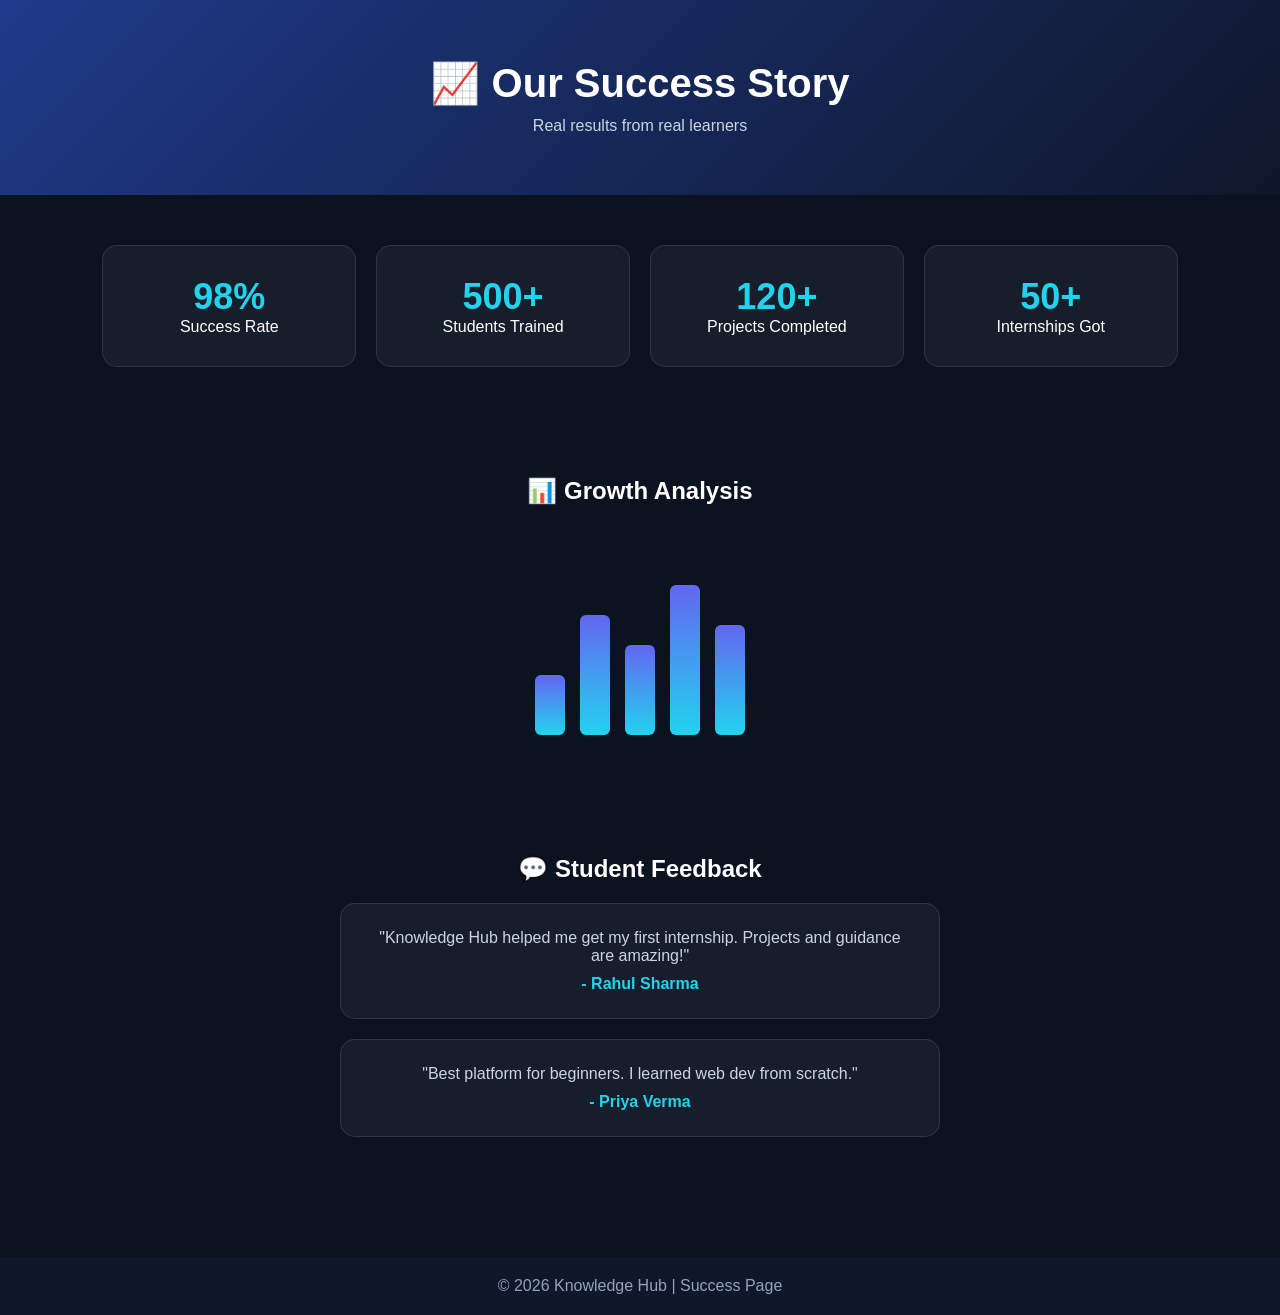
<file: success.html>
<!DOCTYPE html>
<html lang="en">

<head>
<meta charset="UTF-8">
<meta name="viewport" content="width=device-width, initial-scale=1.0">
<title>Success Rate - Knowledge Hub</title>
<link rel="stylesheet" href="success.css">
</head>

<body>

<!-- HEADER -->
<header class="success-header">
    <h1>📈 Our Success Story</h1>
    <p>Real results from real learners</p>
</header>

<!-- HERO STATS -->
<section class="stats-section">

    <div class="stat-card">
        <h2>98%</h2>
        <p>Success Rate</p>
    </div>

    <div class="stat-card">
        <h2>500+</h2>
        <p>Students Trained</p>
    </div>

    <div class="stat-card">
        <h2>120+</h2>
        <p>Projects Completed</p>
    </div>

    <div class="stat-card">
        <h2>50+</h2>
        <p>Internships Got</p>
    </div>

</section>

<!-- GRAPH SECTION -->
<section class="graph-section">

    <h2>📊 Growth Analysis</h2>

    <div class="graph-box">
        <div class="bar bar1"></div>
        <div class="bar bar2"></div>
        <div class="bar bar3"></div>
        <div class="bar bar4"></div>
        <div class="bar bar5"></div>
    </div>

</section>

<!-- TESTIMONIAL -->
<section class="testimonial">

    <h2>💬 Student Feedback</h2>

    <div class="review-card">
        <p>
            "Knowledge Hub helped me get my first internship.
            Projects and guidance are amazing!"
        </p>
        <h4>- Rahul Sharma</h4>
    </div>

    <div class="review-card">
        <p>
            "Best platform for beginners. I learned web dev from scratch."
        </p>
        <h4>- Priya Verma</h4>
    </div>

</section>

<!-- FOOTER -->
<footer>
    <p>© 2026 Knowledge Hub | Success Page</p>
</footer>

</body>
</html>
</file>
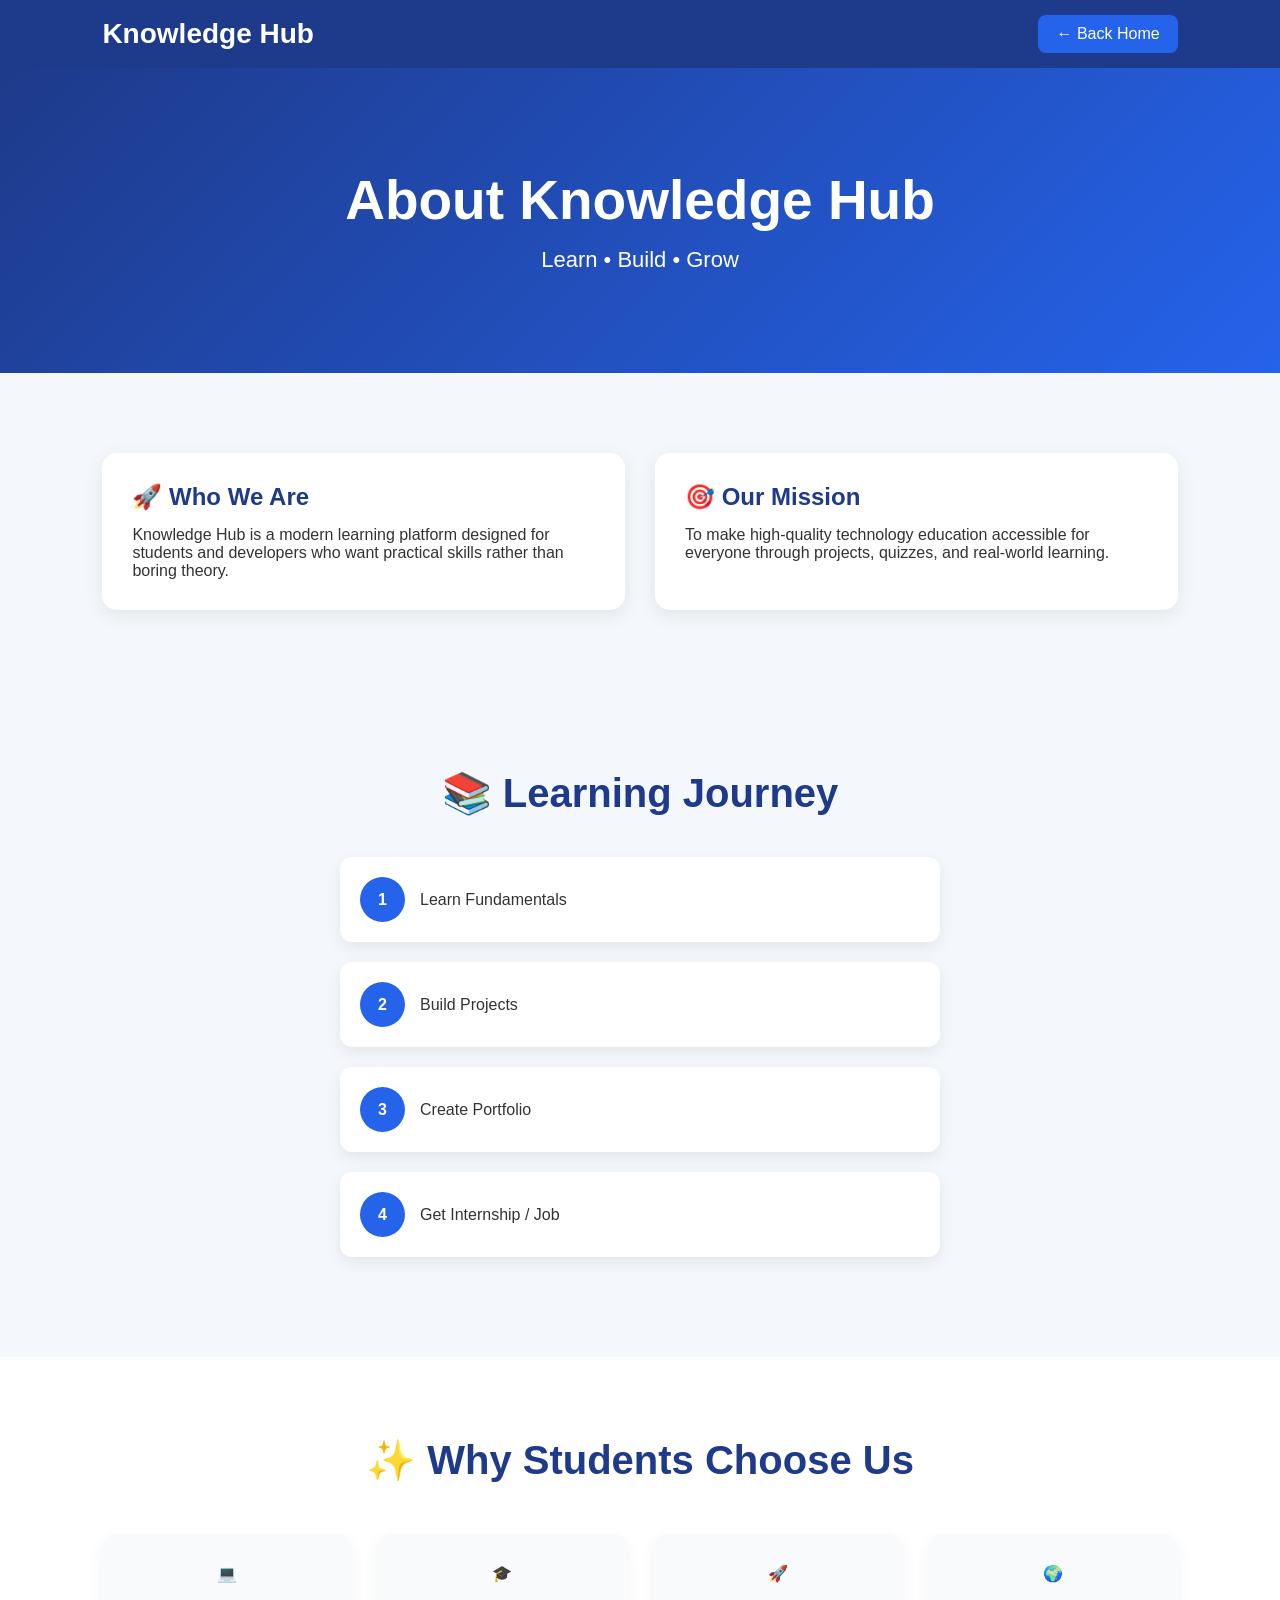
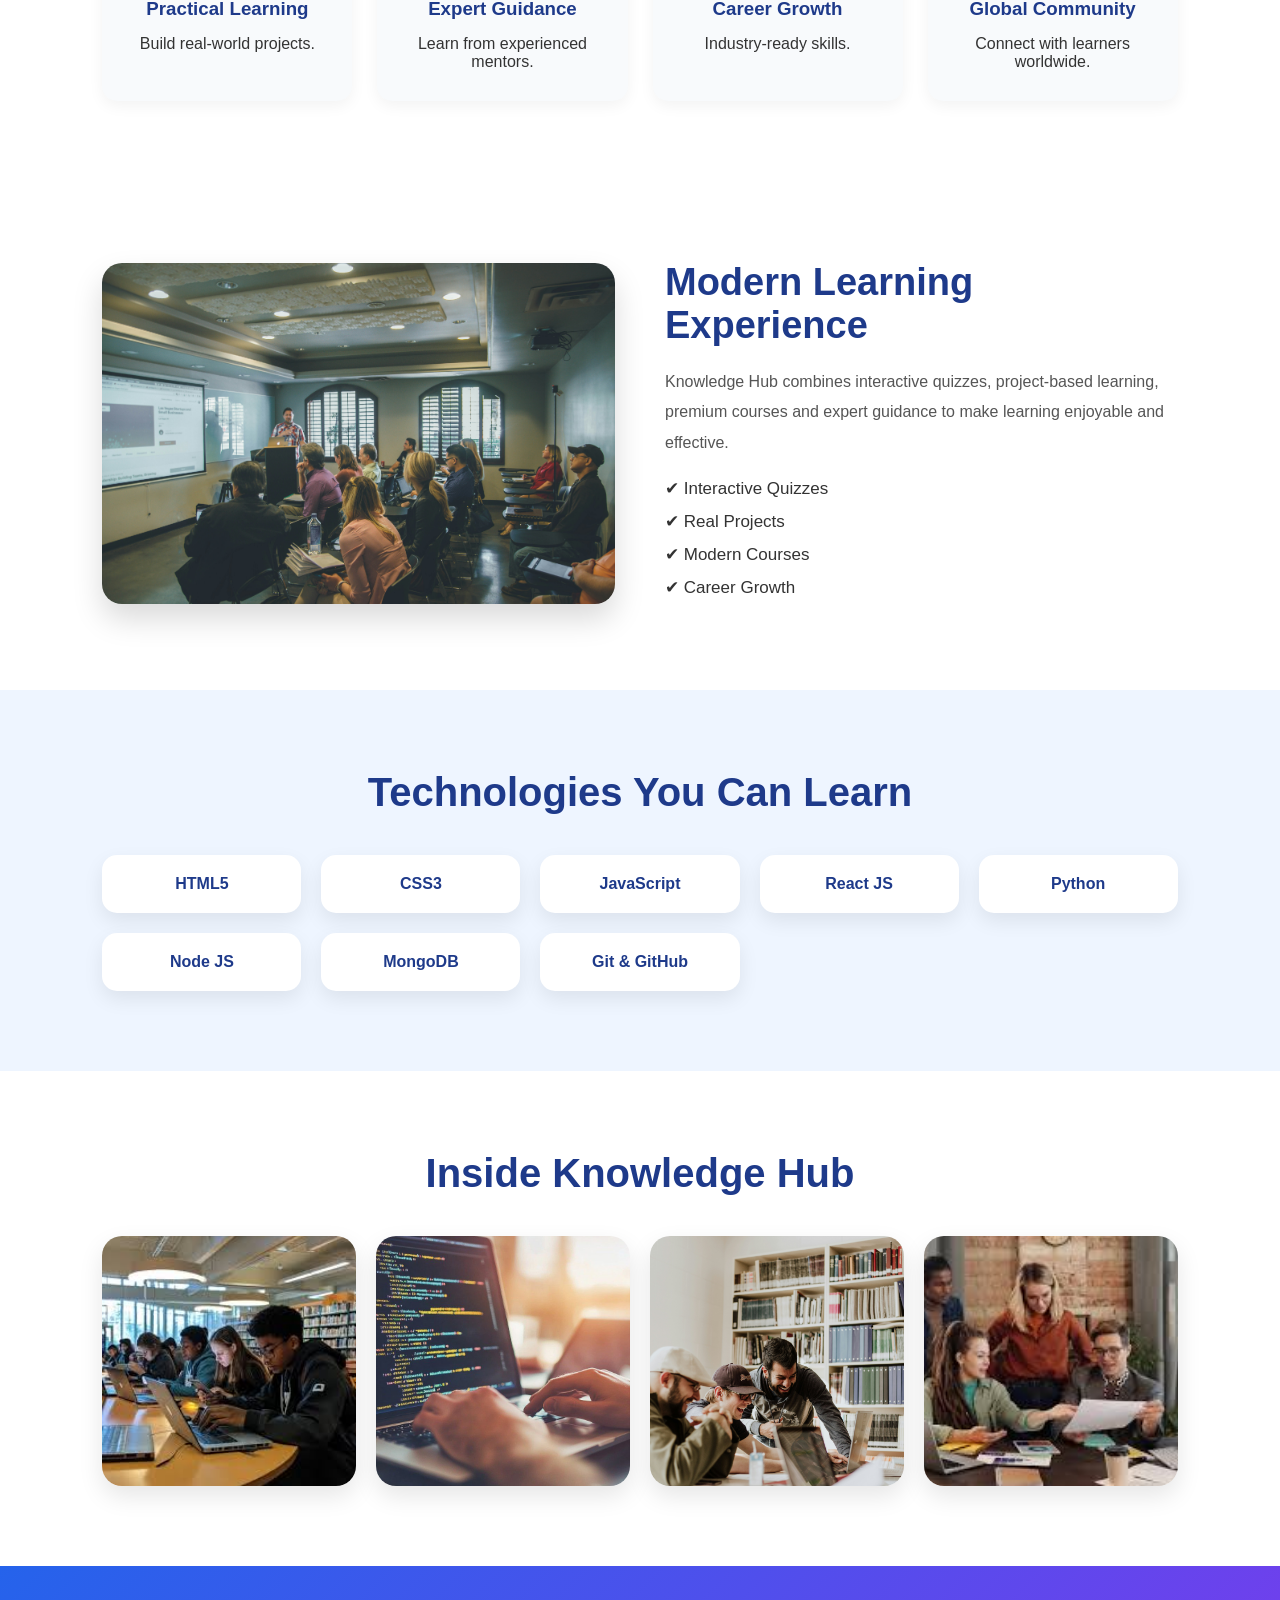
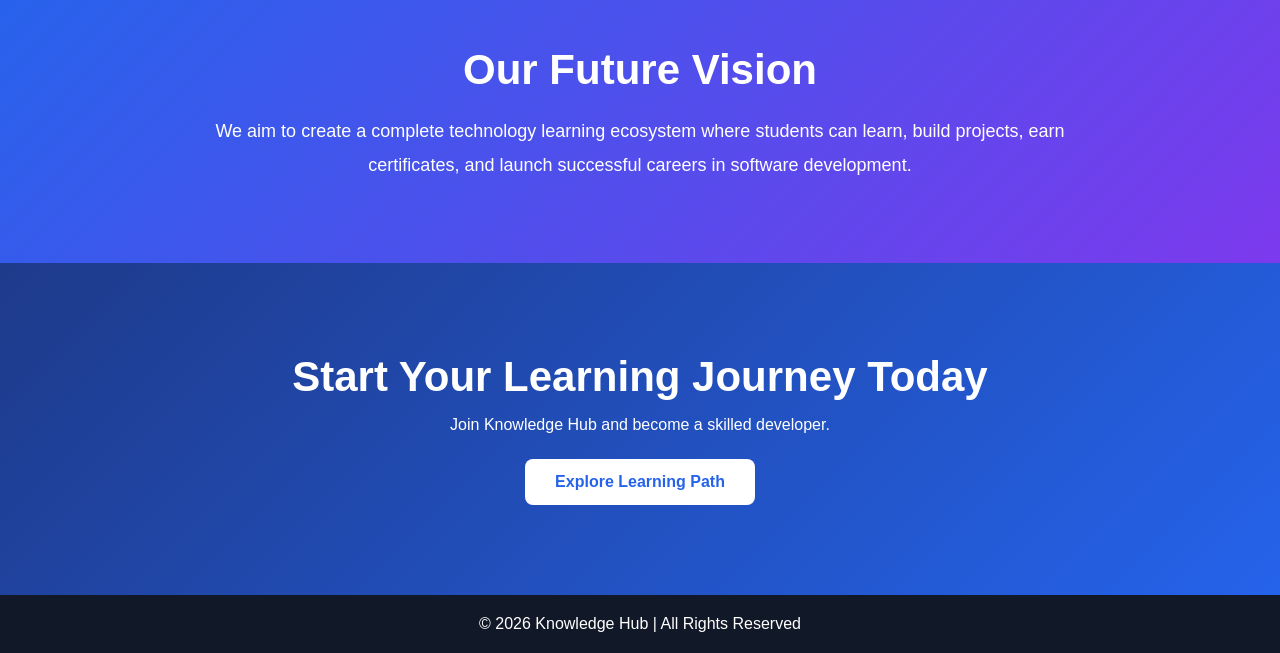
<file: My Project/about.html>
<!DOCTYPE html>
<html lang="en">
<head>
<meta charset="UTF-8">
<meta name="viewport" content="width=device-width, initial-scale=1.0">
<title>About Knowledge Hub</title>

<link rel="stylesheet" href="about.css">
</head>
<body>

<nav class="about-navbar">

    <div class="logo">
        Knowledge Hub
    </div>

    <a href="index.html" class="back-btn">
        ← Back Home
    </a>

</nav>

<header class="hero-about">

    <h1>About Knowledge Hub</h1>

    <p>
        Learn • Build • Grow
    </p>

</header>

<section class="about-intro">

    <div class="about-card">
        <h2>🚀 Who We Are</h2>

        <p>
            Knowledge Hub is a modern learning platform designed for students and developers who want practical skills rather than boring theory.
        </p>
    </div>

    <div class="about-card">
        <h2>🎯 Our Mission</h2>

        <p>
            To make high-quality technology education accessible for everyone through projects, quizzes, and real-world learning.
        </p>
    </div>

</section>



<section class="timeline">

    <h2>📚 Learning Journey</h2>

    <div class="timeline-item">
        <span>1</span>
        Learn Fundamentals
    </div>

    <div class="timeline-item">
        <span>2</span>
        Build Projects
    </div>

    <div class="timeline-item">
        <span>3</span>
        Create Portfolio
    </div>

    <div class="timeline-item">
        <span>4</span>
        Get Internship / Job
    </div>

</section>

<section class="features">

    <h2>✨ Why Students Choose Us</h2>

    <div class="feature-grid">

        <div class="feature-card">
            💻
            <h3>Practical Learning</h3>
            <p>Build real-world projects.</p>
        </div>

        <div class="feature-card">
            🎓
            <h3>Expert Guidance</h3>
            <p>Learn from experienced mentors.</p>
        </div>

        <div class="feature-card">
            🚀
            <h3>Career Growth</h3>
            <p>Industry-ready skills.</p>
        </div>

        <div class="feature-card">
            🌍
            <h3>Global Community</h3>
            <p>Connect with learners worldwide.</p>
        </div>

    </div>

</section>
<section class="experience-section">

    <div class="experience-image">
        <img src="images\learning.jpg" alt="Learning">
    </div>

    <div class="experience-content">

        <h2>Modern Learning Experience</h2>

        <p>
            Knowledge Hub combines interactive quizzes,
            project-based learning, premium courses and
            expert guidance to make learning enjoyable
            and effective.
        </p>

        <ul>
            <li>✔ Interactive Quizzes</li>
            <li>✔ Real Projects</li>
            <li>✔ Modern Courses</li>
            <li>✔ Career Growth</li>
        </ul>

    </div>

</section>

<section class="tech-section">

    <h2>Technologies You Can Learn</h2>

    <div class="tech-grid">

        <div>HTML5</div>
        <div>CSS3</div>
        <div>JavaScript</div>
        <div>React JS</div>
        <div>Python</div>
        <div>Node JS</div>
        <div>MongoDB</div>
        <div>Git & GitHub</div>

    </div>

</section>

<section class="gallery-section">

    <h2>Inside Knowledge Hub</h2>

    <div class="gallery-grid">

        <img src="images\laptop.jpeg">
        <img src="images\coding screen.jpg">
        <img src="images\online education.jpg">
        <img src="images\team collab.jpeg">

    </div>

</section>

<section class="vision-box">

    <h2>Our Future Vision</h2>

    <p>
        We aim to create a complete technology learning ecosystem
        where students can learn, build projects, earn certificates,
        and launch successful careers in software development.
    </p>

</section>







<section class="cta-section">

    <h2>Start Your Learning Journey Today</h2>

    <p>
        Join Knowledge Hub and become a skilled developer.
    </p>

    <a href="knowledge_hub.html" class="join-btn">
    Explore Learning Path
</a>
</section>

<footer>
    © 2026 Knowledge Hub | All Rights Reserved
</footer>

</body>
</html>
</file>
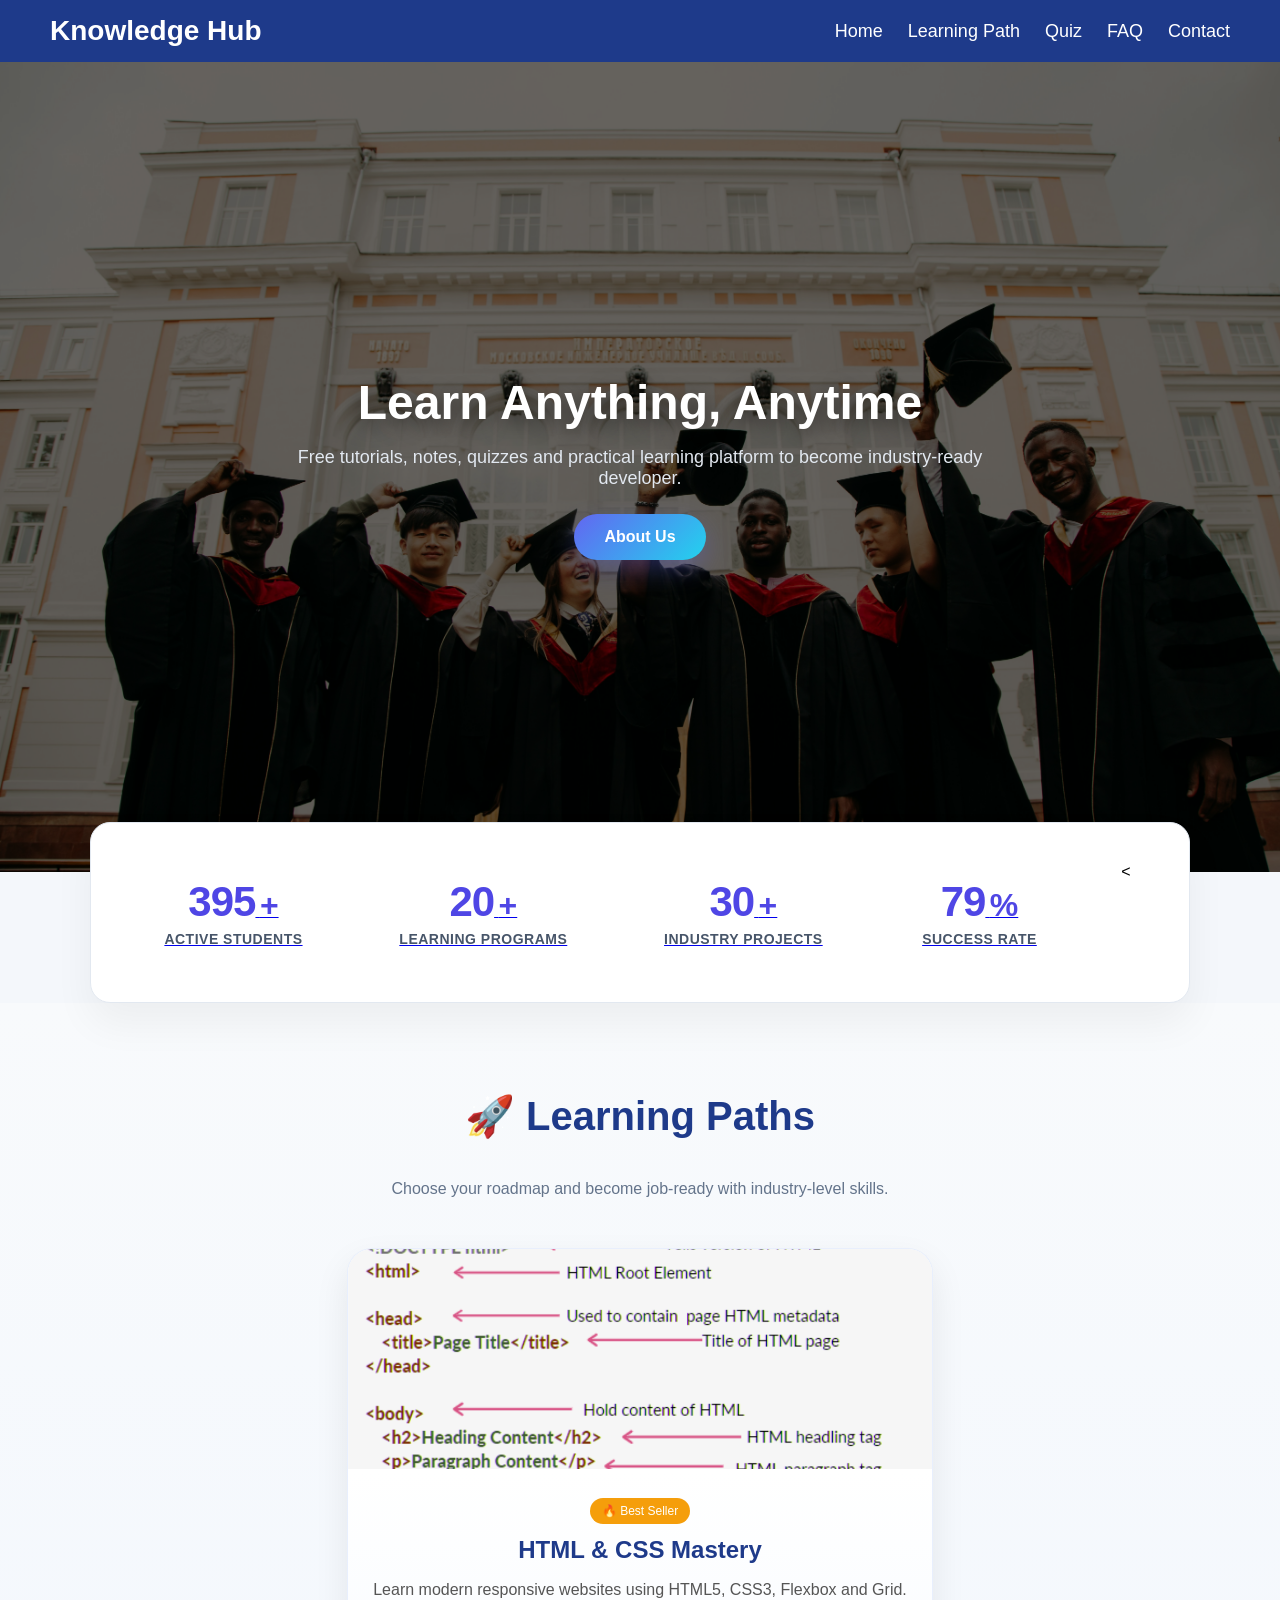
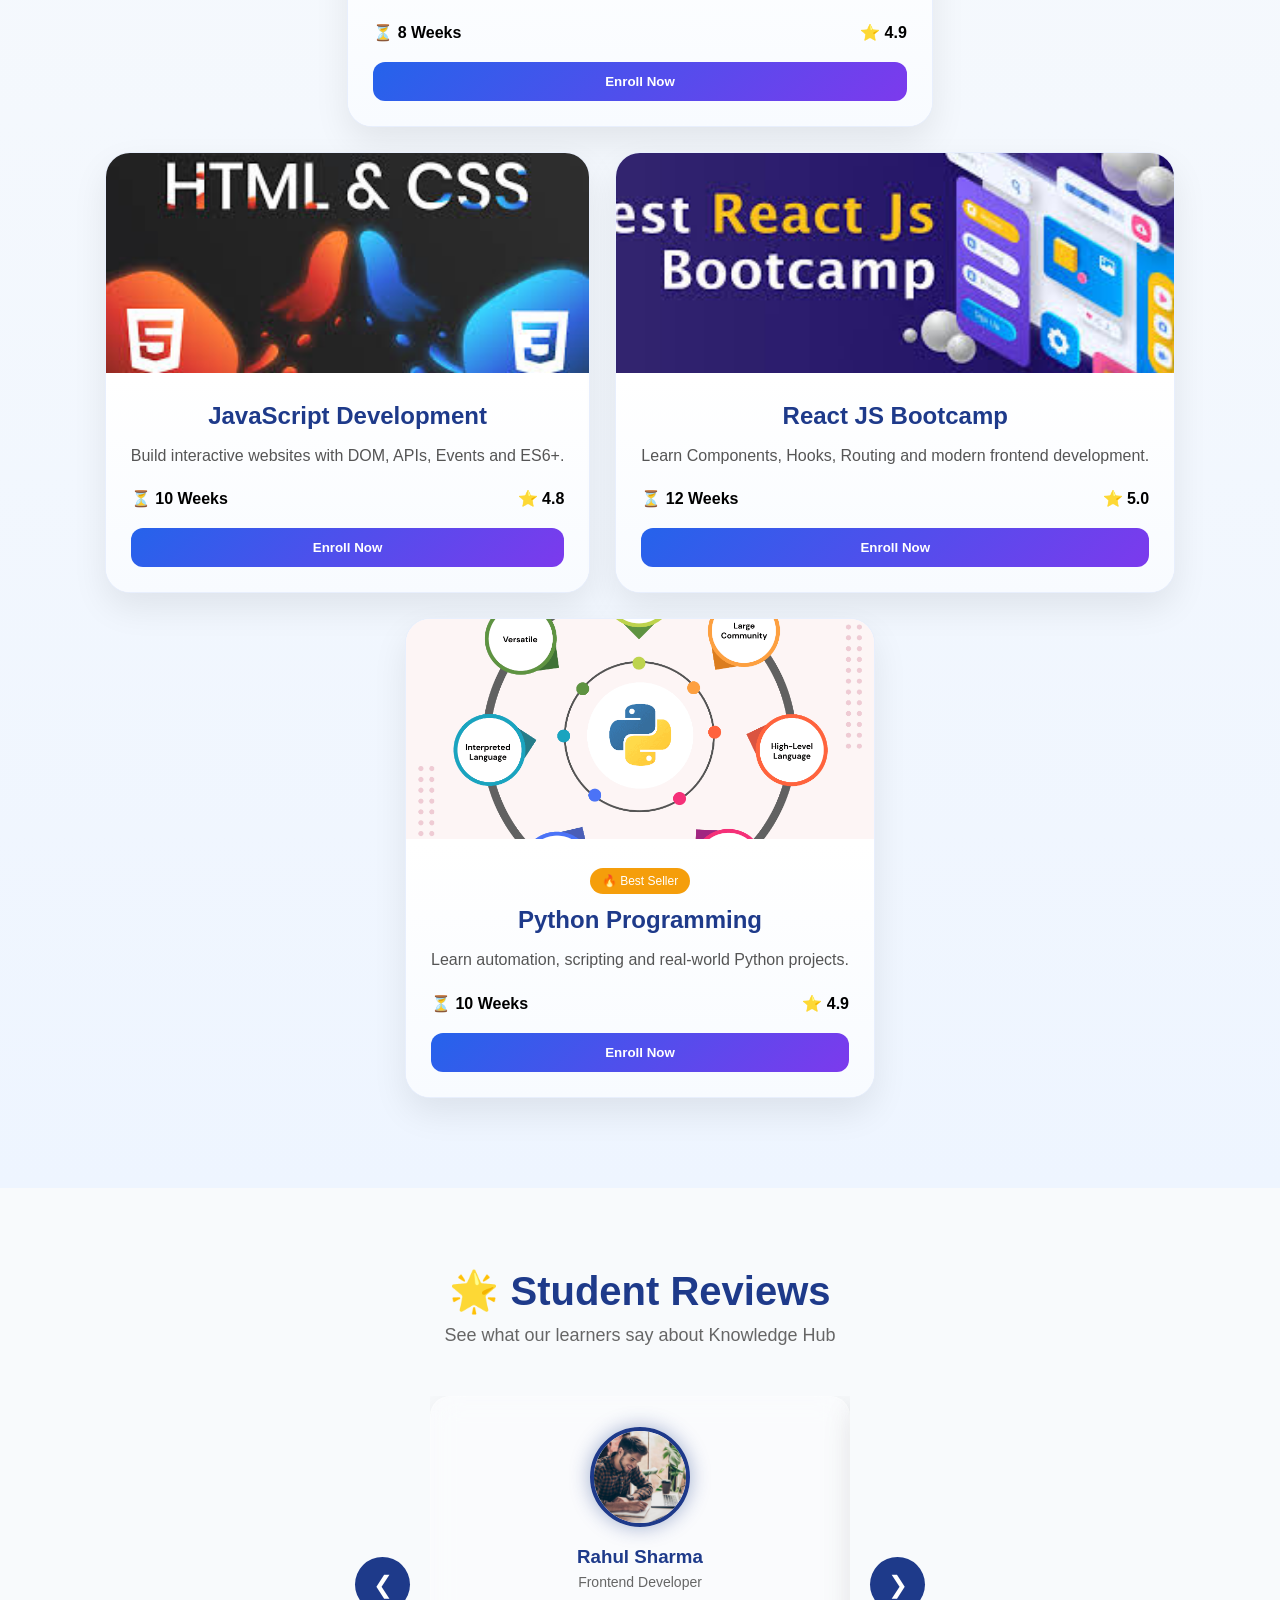
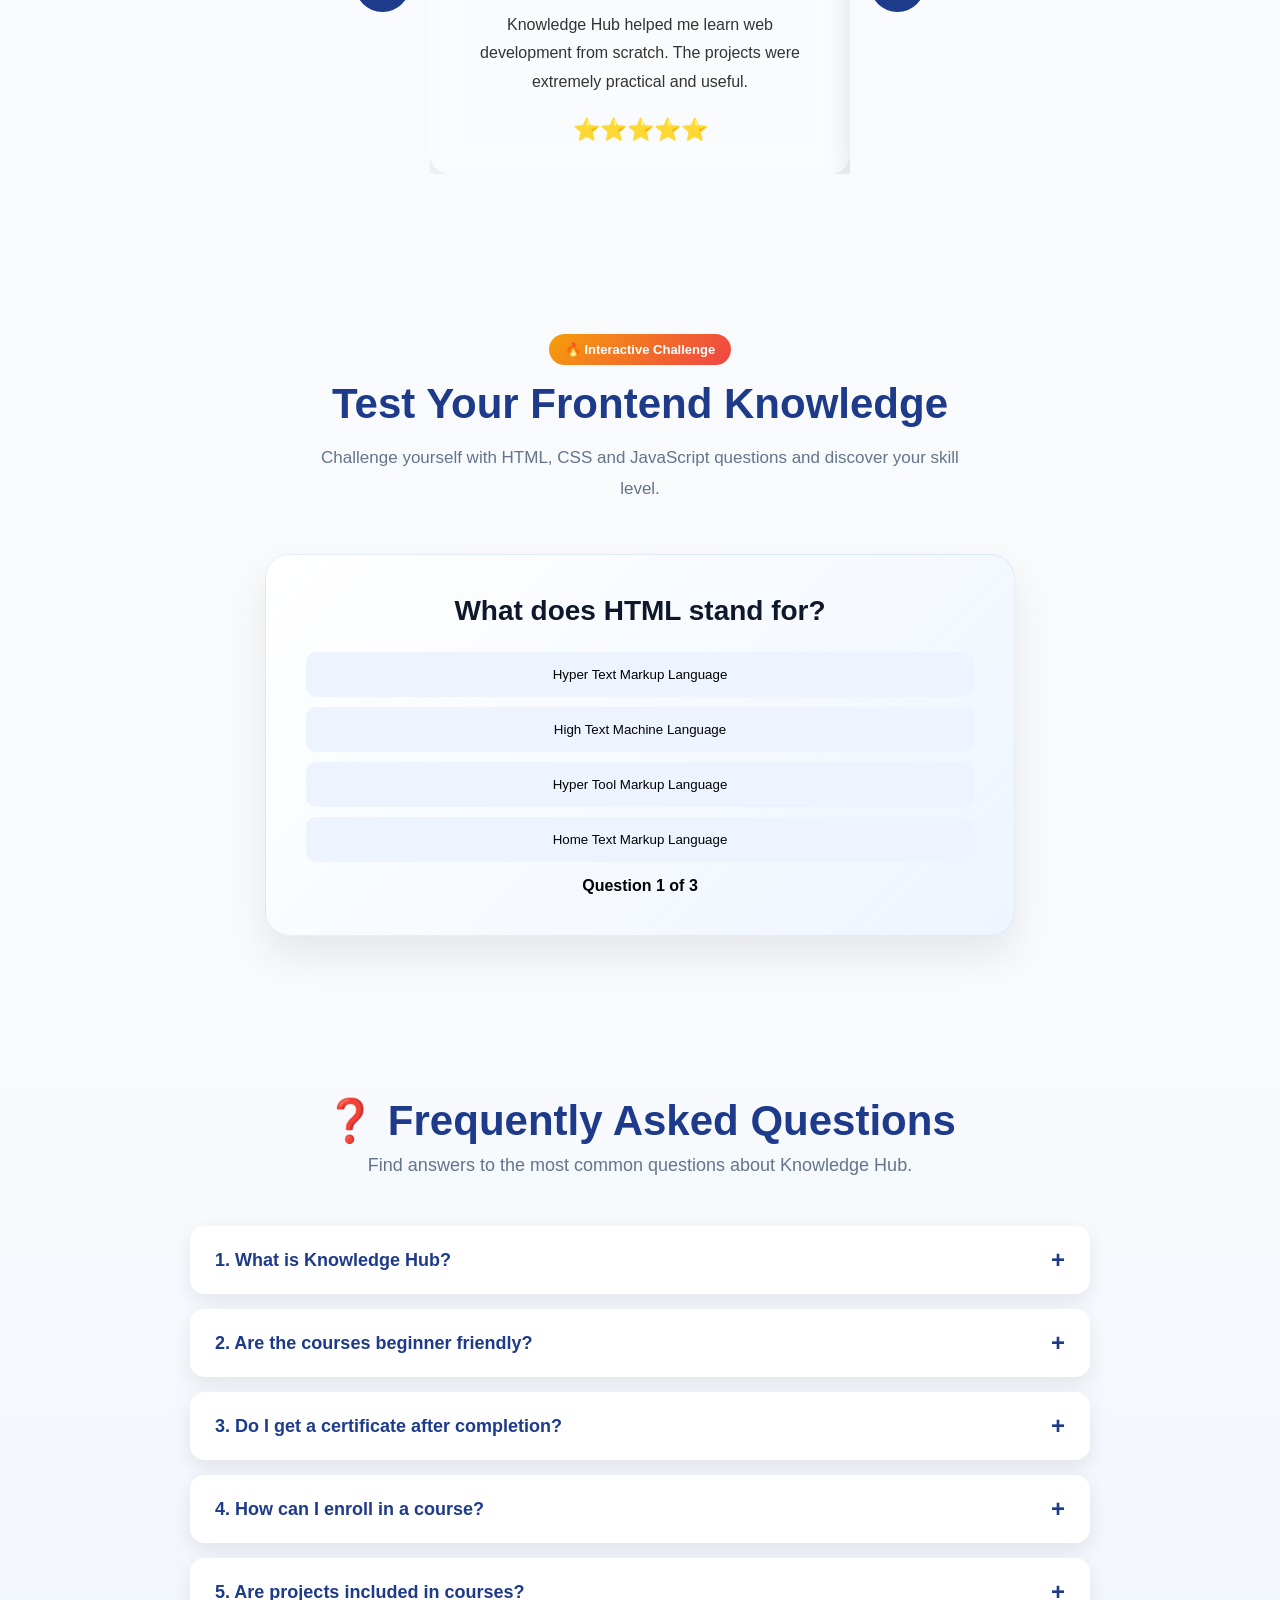
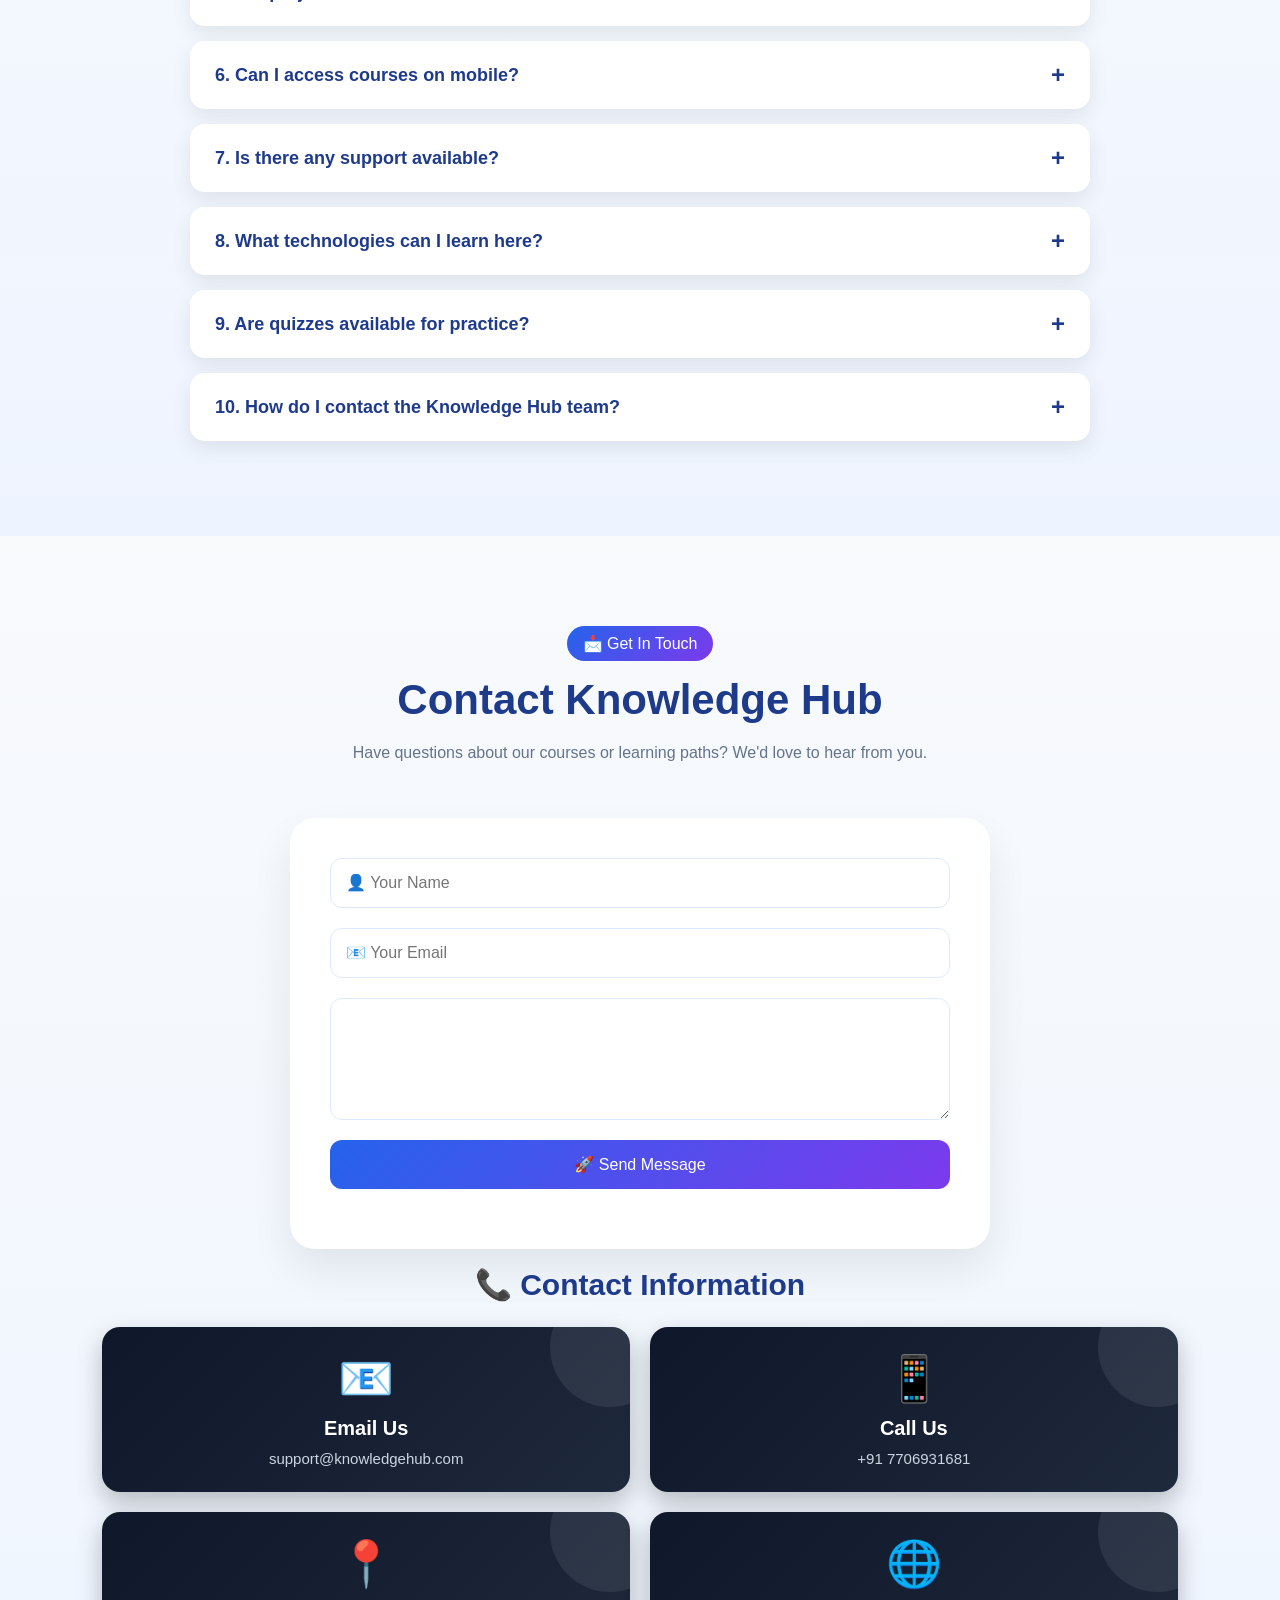
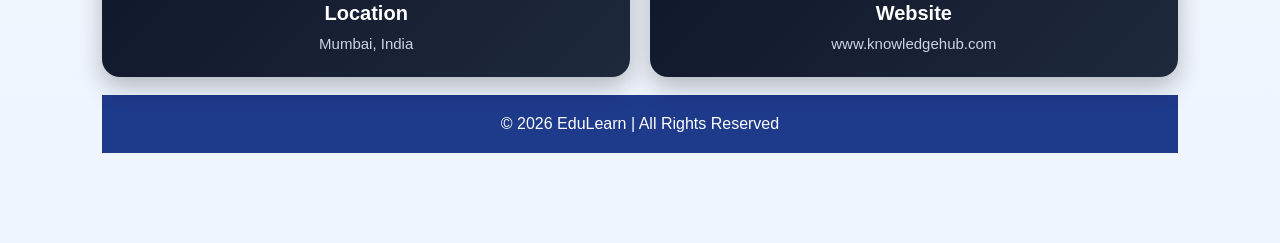
<file: My Project/knowledge_hub.html>
<!DOCTYPE html>
<html lang="en">

<head>
    <meta charset="UTF-8">
    <meta name="viewport" content="width=device-width, initial-scale=1.0">
    <title>Interactive Educational Website</title>
    <link rel="stylesheet" href="Knowledge hub_html.css">
</head>

<body>

    <!-- NAVBAR -->
    <nav class="navbar">
        <div class="logo">
            Knowledge Hub
        </div>
        <ul>
            <li><a href="#">Home</a></li>
            <li><a href="#courses">Learning Path</a></li>
            <li><a href="#quiz">Quiz</a></li>
            <li><a href="#Faq">FAQ</a></li>
            <li><a href="#contact">Contact</a></li>
        </ul>
    </nav>


    <!-- HERO SECTION -->
    <section class="hero">

    <div class="hero-text">
        <h1>Learn Anything, Anytime</h1>

        <p>
            Free tutorials, notes, quizzes and practical learning platform
            to become industry-ready developer.
        </p>

        <a href="about.html" class="btn">About Us</a>
    </div>

</section>

     <!-- MODERN FLOATING STATS WITH CLICK FUNCTION -->
<section class="stats-container">
    <div class="stats-card">
        
        <!-- Stat 1: Clickable -->
       <div class="stat clickable-stat">
    <a href="student.html" class="stat-link">
        <div>
            <h2 class="counter" data-target="500">500</h2>
            <span>+</span>
            <p>Active Students</p>
        </div>
    </a>
</div>
        <!-- Stat 2: Clickable -->
        <div class="stat clickable-stat">
    <a href="premium.html" class="stat-link">
        <h2 class="counter" data-target="20">0</h2>
        <span>+</span>
        <p>Learning Programs</p>
    </a>
</div>
       <div class="stat clickable-stat">
    <a href="projects.html" class="stat-link">
        <div>
            <h2 class="counter" data-target="30">0</h2>
            <span>+</span>
            <p>Industry Projects</p>
        </div>
    </a>
</div>
        <!-- Stat 4: Clickable -->
         <div class="stat clickable-stat">
    <a href="success.html" class="stat-link">

        <h2 class="counter" data-target="98">0</h2>
        <span>%</span>
        <p>Success Rate</p>

    </a>
</div>
<
       
    </div>
</section>






      
    <!--our courses-->
<section class="courses" id="courses">

    <div class="section-title">
         <h2>🚀 Learning Paths</h2>
    <p>
        Choose your roadmap and become job-ready with industry-level skills.
    </p>
    </div>

    <div class="course-container">

        <!-- Course 1 -->
        <div class="course-card">
            <img src="images\html-basic-format.png" alt="HTML Course">

            <div class="course-content">
                    <span class="course-badge">🔥 Best Seller</span>

                <h3>HTML & CSS Mastery</h3>

                <p>
                    Learn modern responsive websites using HTML5, CSS3, Flexbox and Grid.
                </p>

                <div class="course-info">
                    <span>⏳ 8 Weeks</span>
                    <span>⭐ 4.9</span>
                </div>

                <div class="course-buttons">
                   

                    <button class="enroll-btn"
                        onclick="openEnrollModal('HTML & CSS Mastery')">
                        Enroll Now
                    </button>
                </div>
            </div>
        </div>

        <!-- Course 2 -->
        <div class="course-card">
            <img src="images\html & css.jpeg" alt="JavaScript">

            <div class="course-content">
                <h3>JavaScript Development</h3>

                <p>
                    Build interactive websites with DOM, APIs, Events and ES6+.
                </p>

                <div class="course-info">
                    <span>⏳ 10 Weeks</span>
                    <span>⭐ 4.8</span>
                </div>

                <div class="course-buttons">
                    

                    <button class="enroll-btn"
                        onclick="openEnrollModal('JavaScript Development')">
                        Enroll Now
                    </button>
                </div>
            </div>
        </div>

        <!-- Course 3 -->
        <div class="course-card">
            <img src="images\react js.jpeg" alt="React">

            <div class="course-content">
                <h3>React JS Bootcamp</h3>

                <p>
                    Learn Components, Hooks, Routing and modern frontend development.
                </p>

                <div class="course-info">
                    <span>⏳ 12 Weeks</span>
                    <span>⭐ 5.0</span>
                </div>

                <div class="course-buttons">
                   

                    <button class="enroll-btn"
                        onclick="openEnrollModal('React JS Bootcamp')">
                        Enroll Now
                    </button>
                </div>
            </div>
        </div>

        <!-- Course 4 -->
        <div class="course-card">
            <img src="images\python pro.png" alt="Python">

            <div class="course-content">
                <span class="course-badge">🔥 Best Seller</span>
                <h3>Python Programming</h3>

                <p>
                    Learn automation, scripting and real-world Python projects.
                </p>

                <div class="course-info">
                    <span>⏳ 10 Weeks</span>
                    <span>⭐ 4.9</span>
                </div>

                <div class="course-buttons">
                   
                    <button class="enroll-btn"
                        onclick="openEnrollModal('Python Programming')">
                        Enroll Now
                    </button>
                </div>
            </div>
        </div>

    </div>

</section>

<!-- ENROLL MODAL -->
<div id="enrollModal" class="course-modal">

    <div class="course-modal-content">

        <span class="close-course"
              onclick="closeEnrollModal()">&times;</span>

        <h2>Course Enrollment</h2>

        <p id="selectedCourse"></p>

        <input type="text"
               placeholder="Enter Your Name">

        <input type="email"
               placeholder="Enter Your Email">

        <button onclick="submitEnrollment()">
            Confirm Enrollment
        </button>

    </div>

</div>

<!-- STUDENT REVIEWS SECTION -->
<section class="reviews-section">

    <div class="review-header">
        <h2>🌟 Student Reviews</h2>
        <p>See what our learners say about Knowledge Hub</p>
    </div>

    <div class="review-slider">

        <button class="review-btn" onclick="prevReview()">❮</button>

        <div class="review-wrapper">

            <div class="review-track" id="reviewTrack">

                <!-- Review 1 -->
                <div class="review-card">
                    <img src="images\stu 1.jpg">
                    <h3>Rahul Sharma</h3>
                    <span>Frontend Developer</span>

                    <p>
                        Knowledge Hub helped me learn web development from scratch.
                        The projects were extremely practical and useful.
                    </p>

                    <div class="stars">⭐⭐⭐⭐⭐</div>
                </div>

                <!-- Review 2 -->
                <div class="review-card">
                    <img src="images\stu 3.jpg">
                    <h3>Priya Verma</h3>
                    <span>Web Designer</span>

                    <p>
                        Amazing learning platform. Every concept is explained
                        clearly and the quizzes are very helpful.
                    </p>

                    <div class="stars">⭐⭐⭐⭐⭐</div>
                </div>

                <!-- Review 3 -->
                <div class="review-card">
                    <img src="images\stu 4.jpg">
                    <h3>Arjun Patel</h3>
                    <span>React Developer</span>

                    <p>
                        The premium courses helped me build a strong portfolio
                        and improve my development skills.
                    </p>

                    <div class="stars">⭐⭐⭐⭐⭐</div>
                </div>

                <!-- Review 4 -->
                <div class="review-card">
                    <img src="images\stu 5.jpg">
                    <h3>Sneha Gupta</h3>
                    <span>Software Engineer</span>

                    <p>
                        Mentorship support is excellent. I learned real-world
                        project development here.
                    </p>

                    <div class="stars">⭐⭐⭐⭐⭐</div>
                </div>

                <!-- Review 5 -->
                <div class="review-card">
                    <img src="images\stu 2.jpg">
                    <h3>Aman Singh</h3>
                    <span>Full Stack Developer</span>

                    <p>
                        One of the best platforms for learning modern web
                        development with practical examples.
                    </p>

                    <div class="stars">⭐⭐⭐⭐⭐</div>
                </div>

            </div>

        </div>

        <button class="review-btn" onclick="nextReview()">❯</button>

    </div>

</section>

    <!-- QUIZ SECTION -->

    <section class="quiz-section" id="quiz">

    <div class="quiz-header">
    <span class="quiz-badge">🔥 Interactive Challenge</span>

    <h2>Test Your Frontend Knowledge</h2>

    <p>
        Challenge yourself with HTML, CSS and JavaScript questions
        and discover your skill level.
    </p>
</div>

    <div class="quiz-box">

        <h3 id="question"></h3>

        <div id="options"></div>

        <p id="progress"></p>

        <button id="nextBtn" onclick="nextQuestion()">
            Next Question →
        </button>

    </div>

</section>


    <!---faq-->
    <section class="faq-section" id="Faq">

    <div class="faq-header">
        <h2>❓ Frequently Asked Questions</h2>
        <p>Find answers to the most common questions about Knowledge Hub.</p>
    </div>

    <div class="faq-container">

        <div class="faq-item">
            <button class="faq-question">1. What is Knowledge Hub? <span>+</span></button>
            <div class="faq-answer">
                <p>Knowledge Hub is an online learning platform that provides tutorials, quizzes, projects, and premium courses for students and developers.</p>
            </div>
        </div>

        <div class="faq-item">
            <button class="faq-question">2. Are the courses beginner friendly? <span>+</span></button>
            <div class="faq-answer">
                <p>Yes. Our courses are designed for complete beginners as well as intermediate learners.</p>
            </div>
        </div>

        <div class="faq-item">
            <button class="faq-question">3. Do I get a certificate after completion? <span>+</span></button>
            <div class="faq-answer">
                <p>Yes. Premium course students receive a completion certificate after finishing the course successfully.</p>
            </div>
        </div>

        <div class="faq-item">
            <button class="faq-question">4. How can I enroll in a course? <span>+</span></button>
            <div class="faq-answer">
                <p>Simply click the Enroll Now button and fill out the enrollment form.</p>
            </div>
        </div>

        <div class="faq-item">
            <button class="faq-question">5. Are projects included in courses? <span>+</span></button>
            <div class="faq-answer">
                <p>Yes. Every premium course includes practical industry-level projects.</p>
            </div>
        </div>

        <div class="faq-item">
            <button class="faq-question">6. Can I access courses on mobile? <span>+</span></button>
            <div class="faq-answer">
                <p>Yes. Our platform is fully responsive and works on mobile, tablet, and desktop devices.</p>
            </div>
        </div>

        <div class="faq-item">
            <button class="faq-question">7. Is there any support available? <span>+</span></button>
            <div class="faq-answer">
                <p>Yes. Premium students get dedicated mentor support and community assistance.</p>
            </div>
        </div>

        <div class="faq-item">
            <button class="faq-question">8. What technologies can I learn here? <span>+</span></button>
            <div class="faq-answer">
                <p>You can learn HTML, CSS, JavaScript, React, Python, and Full Stack Development.</p>
            </div>
        </div>

        <div class="faq-item">
            <button class="faq-question">9. Are quizzes available for practice? <span>+</span></button>
            <div class="faq-answer">
                <p>Yes. Interactive quizzes help you test and improve your knowledge.</p>
            </div>
        </div>

        <div class="faq-item">
            <button class="faq-question">10. How do I contact the Knowledge Hub team? <span>+</span></button>
            <div class="faq-answer">
                <p>You can use the Contact Us form below to reach our team directly.</p>
            </div>
        </div>

    </div>

</section>

    <!-- CONTACT SECTION -->

   <section class="contact" id="contact">

    <div class="contact-header">
        <span class="contact-badge">📩 Get In Touch</span>

        <h2>Contact Knowledge Hub</h2>

        <p>
            Have questions about our courses or learning paths?
            We'd love to hear from you.
        </p>
    </div>

    <div class="contact-container">

        <form id="contactForm">

            <input
                type="text"
                id="name"
                placeholder="👤 Your Name"
                required>

            <input
                type="email"
                id="email"
                placeholder="📧 Your Email"
                required>

            <textarea
                id="message"
                rows="5"
                placeholder="✍ Your Message"
                required>
            </textarea>

            <button type="submit">
                🚀 Send Message
            </button>

        </form>

        <div id="successMessage"></div>

    </div>
    <br>
     <!-- Contact Info -->
<div class="contact-info">

    <h3>📞 Contact Information</h3>

    <div class="contact-cards">

       
        <a href="mailto:support@knowledgehub.com" class="contact-card">
            <div class="icon">📧</div>
            <h4>Email Us</h4>
            <p>support@knowledgehub.com</p>
        </a>

        <a href="tel:+917706931681" class="contact-card">
            <div class="icon">📱</div>
            <h4>Call Us</h4>
            <p>+91 7706931681</p>
        </a>

        <a href="https://maps.google.com/?q=Mumbai,India" target="_blank" class="contact-card">
            <div class="icon">📍</div>
            <h4>Location</h4>
            <p>Mumbai, India</p>
        </a>

        <a href="https://www.knowledgehub.com" target="_blank" class="contact-card">
            <div class="icon">🌐</div>
            <h4>Website</h4>
            <p>www.knowledgehub.com</p>
        </a>

    </div>

</div>
<br>

    <!-- FOOTER -->

    <footer>

        <p>
            © 2026 EduLearn | All Rights Reserved
        </p>

    </footer>
<script src="knowledge_hub.js"></script>

</body>

</html>
</file>
<file: My Project/Knowledge hub_html.css>
* {
            margin: 0;
            padding: 0;
            box-sizing: border-box;
            font-family: Arial, sans-serif;
        }

        body {
            background: #f4f7fb;
        }

        /* NAVBAR */

        .navbar {
            background: #1e3a8a;
            color: white;
            display: flex;
            justify-content: space-between;
            align-items: center;
            padding: 15px 50px;
        }

        .logo {
            font-size: 28px;
            font-weight: bold;
        }

        .navbar ul {
            display: flex;
            list-style: none;
        }

        .navbar ul li {
            margin-left: 25px;
        }

        .navbar ul li a {
            color: white;
            text-decoration: none;
            font-size: 18px;
        }

        .navbar ul li a:hover {
            color: yellow;
        }
        .hero{
    min-height: 90vh;
    display: flex;
    align-items: center;
    justify-content: center;
    text-align: center;
    padding: 60px 20px;
    position: relative;

    background: url("images/home_img.jpg") center/cover no-repeat;
}

/* IMAGE OVER-SCALE FIX */
.hero::after{
    content: "";
    position: absolute;
    inset: 0;
    background: rgba(0,0,0,0.55);
    z-index: 1;
}

.hero-text{
    position: relative;
    z-index: 2;
    max-width: 750px;
}

/* IMPORTANT: make sure content doesn't stretch weird */
.hero h1{
    font-size: 48px;
    font-weight: 800;
    line-height: 1.2;
    color: #ffffff;
    margin-bottom: 15px;
    text-shadow: 0 5px 20px rgba(0,0,0,0.5);
}

.hero p{
    font-size: 18px;
    color: #e2e8f0;
    margin-bottom: 25px;
}
/* button already improved */
.btn{
    display: inline-block;
    padding: 14px 30px;
    background: linear-gradient(135deg,#6366f1,#22d3ee);
    color: white;
    border-radius: 50px;
    font-weight: bold;
    text-decoration: none;
    transition: 0.3s;
    box-shadow: 0 10px 25px rgba(99,102,241,0.3);
}

.btn:hover{
    transform: translateY(-3px) scale(1.05);
}




/* stats */
/* ===== MODERN FLOATING STATS DESIGN ===== */
.stats-container {
    padding: 0 20px;
    margin-top: -50px;
    position: relative;
    z-index: 10;
    height: auto;
}

.stats-card {
    background: #ffffff;
    max-width: 1100px;
    margin: 0 auto;
    padding: 40px;
    border-radius: 20px;
    display: flex;
    justify-content: space-around;
    flex-wrap: wrap;
    gap: 30px;
    border: 1px solid #e2e8f0;
    box-shadow: 0 20px 40px rgba(0, 0, 0, 0.05);
    will-change: transform;
}
.counter{
    will-change: contents;
}
.stat {
    text-align: center;
    min-width: 150px;
}

.stat h2 {
    display: inline-block;
    font-size: 42px;
    font-weight: 800;
    color: #4f46e5;
    letter-spacing: -1px;
    margin: 0;
}

.stat span {
    font-size: 32px;
    font-weight: 800;
    color: #4f46e5;
}

.stat p {
    font-size: 14px;
    color: #475569;
    font-weight: 600;
    margin-top: 5px;
    text-transform: uppercase;
    letter-spacing: 0.5px;
}

/* क्लिक करने योग्य बनाने के लिए हॉवर इफ़ेक्ट */
.clickable-stat {
    cursor: pointer !important;
    transition: transform 0.2s ease, background-color 0.2s ease;
    padding: 15px;
    border-radius: 12px;
}

.clickable-stat:hover {
    transform: scale(1.08);
    background-color: #f1f5f9;
}



/* Main Container Layout */
.premium-course-container {
    padding: 3rem 2.5rem;
}

.course-section {
    margin-bottom: 2.5rem;
}

/* Header Styles */
.course-header {
    text-align: center;
    margin-bottom: 3rem;
}

.badge {
    background: linear-gradient(90deg, #4f46e5, #7c3aed);
    color: #fff;
    padding: 0.4rem 1rem;
    border-radius: 99px;
    font-size: 0.75rem;
    font-weight: 700;
    letter-spacing: 0.05em;
    display: inline-block;
    margin-bottom: 1rem;
}

.course-header h1 {
    font-size: 2.25rem;
    font-weight: 800;
    background: linear-gradient(to right, #ffffff, #cbd5e1);
    -webkit-background-clip: text;
    -webkit-text-fill-color: transparent;
    margin-bottom: 0.5rem;
}

.subtitle {
    color: #94a3b8;
    font-size: 1.1rem;
}

/* Key Perks Grid */
.perks-grid {
    display: grid;
    grid-template-columns: repeat(auto-fit, minmax(200px, 1fr));
    gap: 1.25rem;
}

.perk-card {
    background: rgba(30, 41, 59, 0.5);
    border: 1px solid rgba(255, 255, 255, 0.05);
    padding: 1.5rem;
    border-radius: 16px;
    transition: transform 0.2s ease, border-color 0.2s ease;
}

.perk-card:hover {
    transform: translateY(-4px);
    border-color: rgba(79, 70, 229, 0.4);
}

.perk-card .icon {
    font-size: 1.75rem;
    display: block;
    margin-bottom: 0.75rem;
}

.perk-card h3 {
    font-size: 1rem;
    font-weight: 600;
    margin-bottom: 0.5rem;
    color: #f1f5f9;
}

.perk-card p {
    font-size: 0.85rem;
    color: #94a3b8;
    line-height: 1.5;
}

/* Curriculum Outline */
.curriculum-container h2 {
    font-size: 1.5rem;
    margin-bottom: 1.25rem;
    color: #f1f5f9;
}

.phase-box {
    background: #1e293b;
    border-radius: 12px;
    padding: 1.25rem;
    margin-bottom: 1rem;
    border-left: 4px solid #4f46e5;
}

.phase-box h3 {
    font-size: 1.05rem;
    margin-bottom: 0.75rem;
    color: #e2e8f0;
}

.phase-box ul {
    list-style-type: none;
    padding-left: 0.5rem;
}

.phase-box li {
    font-size: 0.9rem;
    color: #94a3b8;
    position: relative;
    padding-left: 1.25rem;
    margin-bottom: 0.5rem;
}

.phase-box li::before {
    content: "•";
    color: #6366f1;
    position: absolute;
    left: 0;
    font-size: 1.2rem;
    top: -2px;
}
/* PROJECT GRID */

.project-grid{
    display:grid;
    grid-template-columns:repeat(auto-fit,minmax(230px,1fr));
    gap:20px;
    margin:30px 0;
}

.project-card{
    background:linear-gradient(135deg,#0f172a,#1e293b);
    color:white;
    padding:25px;
    border-radius:18px;
    text-align:center;
    transition:.4s;
    cursor:pointer;
}

.project-card:hover{
    transform:translateY(-10px);
    box-shadow:0 15px 30px rgba(37,99,235,.4);
}

.project-icon{
    font-size:45px;
    margin-bottom:15px;
}

.project-card h3{
    margin-bottom:10px;
}

/* TECH STACK */

.tech-stack{
    display:flex;
    flex-wrap:wrap;
    gap:12px;
    margin:20px 0 35px;
}

.tech-stack span{
    background:#2563eb;
    color:white;
    padding:10px 18px;
    border-radius:30px;
    font-size:14px;
    transition:.3s;
}

.tech-stack span:hover{
    transform:scale(1.1);
}

/* ROADMAP */

.roadmap{
    display:flex;
    flex-wrap:wrap;
    gap:15px;
    justify-content:center;
    margin-top:25px;
}

.roadmap-step{
    background:#f1f5f9;
    padding:18px;
    border-radius:12px;
    min-width:180px;
    text-align:center;
    font-weight:bold;
}

.roadmap-step span{
    display:block;
    width:40px;
    height:40px;
    line-height:40px;
    background:#2563eb;
    color:white;
    border-radius:50%;
    margin:0 auto 10px;
}

/* BUTTON */

.project-btn-box{
    text-align:center;
    margin-top:35px;
}

.project-btn{
    background:#2563eb;
    color:white;
    border:none;
    padding:14px 30px;
    border-radius:30px;
    cursor:pointer;
    font-size:16px;
    transition:.3s;
}

.project-btn:hover{
    background:#1d4ed8;
    transform:scale(1.05);
}
/* Secondary Grid */
.secondary-grid {
    display: grid;
    grid-template-columns: 1.2fr 0.8fr;
    gap: 2rem;
}

.why-us h2, .testimonial-box h2 {
    font-size: 1.3rem;
    margin-bottom: 1rem;
    color: #f1f5f9;
}

.why-us ul {
    list-style: none;
}

.why-us li {
    font-size: 0.9rem;
    color: #94a3b8;
    margin-bottom: 0.75rem;
}

.why-us strong {
    color: #e2e8f0;
}

.testimonial-box {
    background: radial-gradient(circle at top left, rgba(79, 70, 229, 0.15), transparent);
    border: 1px dashed rgba(99, 102, 241, 0.3);
    padding: 1.5rem;
    border-radius: 16px;
    display: flex;
    flex-direction: column;
    justify-content: center;
}

blockquote {
    font-style: italic;
    color: #cbd5e1;
    font-size: 0.95rem;
    line-height: 1.6;
    margin-bottom: 0.75rem;
}

cite {
    font-size: 0.8rem;
    color: #6366f1;
    font-weight: 600;
    not-italic;
}

/* Footer & Call To Action */
.course-footer {
    border-top: 1px solid rgba(255, 255, 255, 0.1);
    padding-top: 2.5rem;
    display: grid;
    grid-template-columns: 0.8fr 1.2fr;
    gap: 2rem;
    align-items: center;
}

.pricing-box {
    background: rgba(30, 41, 59, 0.8);
    padding: 1.25rem;
    border-radius: 16px;
    text-align: center;
    border: 1px solid rgba(245, 158, 11, 0.2);
}

.promo-badge {
    background: rgba(245, 158, 11, 0.15);
    color: #f59e0b;
    padding: 0.25rem 0.75rem;
    border-radius: 99px;
    font-size: 0.75rem;
    font-weight: 700;
    display: inline-block;
    margin-bottom: 0.5rem;
}

.price-flex {
    display: flex;
    justify-content: center;
    align-items: center;
    gap: 0.75rem;
}

.old-price {
    font-size: 1.25rem;
    color: #64748b;
    text-decoration: line-through;
}

.current-price {
    font-size: 2.25rem;
    font-weight: 800;
    color: #10b981;
}

.limit-text {
    font-size: 0.75rem;
    color: #ef4444;
    margin-top: 0.25rem;
    font-weight: 500;
}

/* Form Styles */
.cta-form h3 {
    font-size: 1.15rem;
    margin-bottom: 1rem;
    color: #f1f5f9;
}

.modal-form {
    display: flex;
    gap: 0.75rem;
}

.form-input {
    flex: 1;
    background: #1e293b;
    border: 1px solid #334155;
    padding: 0.85rem 1.25rem;
    border-radius: 12px;
    color: #fff;
    font-size: 0.95rem;
    transition: border-color 0.2s ease;
}

.form-input:focus {
    outline: none;
    border-color: #6366f1;
}

.cta-btn {
    background: linear-gradient(135deg, #4f46e5 0%, #7c3aed 100%);
    color: #fff;
    border: none;
    padding: 0.85rem 1.5rem;
    border-radius: 12px;
    font-weight: 600;
    font-size: 0.95rem;
    cursor: pointer;
    transition: transform 0.2s ease, box-shadow 0.2s ease;
    white-space: nowrap;
}

.cta-btn:hover {
    transform: translateY(-2px);
    box-shadow: 0 10px 20px -5px rgba(99, 102, 241, 0.5);
}

/* OUR COURSES */

.courses{
    padding:80px 20px;
    background:#f8fafc;
}

.section-title{
    text-align:center;
    margin-bottom:50px;
}

.section-title h2{
    font-size:42px;
    color:#1e3a8a;
}

.section-title p{
    color:#64748b;
    margin-top:10px;
}

.course-container{
    display:grid;
    grid-template-columns:repeat(auto-fit,minmax(280px,1fr));
    gap:30px;
    max-width:1200px;
    margin:auto;
}

.course-card{
    background:white;
    border-radius:20px;
    overflow:hidden;
    box-shadow:0 10px 25px rgba(0,0,0,0.1);
    transition:.4s;
}

.course-card:hover{
    transform:translateY(-10px);
}

.course-card img{
    width:100%;
    height:220px;
    object-fit:cover;
}

.course-content{
    padding:20px;
}

.course-content h3{
    color:#1e3a8a;
    margin-bottom:10px;
}

.course-content p{
    color:#555;
    line-height:1.6;
}

.course-info{
    display:flex;
    justify-content:space-between;
    margin:20px 0;
    font-weight:bold;
}

.course-buttons{
    display:flex;
    gap:10px;
}

.read-btn{
    flex:1;
    padding:10px;
    border:none;
    border-radius:8px;
    background:#e2e8f0;
    cursor:pointer;
}

.enroll-btn{
    flex:1;
    padding:10px;
    border:none;
    border-radius:8px;
    background:#2563eb;
    color:white;
    cursor:pointer;
}

.enroll-btn:hover{
    background:#1d4ed8;
}

/* MODAL */

.course-modal{
    display:none;
    position:fixed;
    top:0;
    left:0;
    width:100%;
    height:100%;
    background:rgba(0,0,0,.7);
    justify-content:center;
    align-items:center;
    z-index:9999;
}

.course-modal-content{
    background:white;
    width:90%;
    max-width:450px;
    padding:30px;
    border-radius:15px;
    text-align:center;
    position:relative;
}

.course-modal-content input{
    width:100%;
    margin:10px 0;
    padding:12px;
    border:1px solid #ccc;
    border-radius:8px;
}

.course-modal-content button{
    width:100%;
    padding:12px;
    border:none;
    background:#2563eb;
    color:white;
    border-radius:8px;
    cursor:pointer;
}

.close-course{
    position:absolute;
    right:15px;
    top:10px;
    font-size:30px;
    cursor:pointer;
}





        /* COURSES SECTION */

        .courses {
            padding: 60px 40px;
            text-align: center;
        }

        .courses h2 {
            font-size: 40px;
            margin-bottom: 40px;
            color: #1e3a8a;
        }

        .course-container {
            display: flex;
            justify-content: center;
            gap: 25px;
            flex-wrap: wrap;
        }

        .course-card {
            background: #ffffff;
    border-radius: 25px;
    overflow: hidden;
    box-shadow: 0 15px 35px rgba(0,0,0,0.08);
    transition: all 0.4s ease;
    position: relative;
    border: 1px solid rgba(37,99,235,0.1);
        }

        .course-card:hover {
             transform: translateY(-12px);
    box-shadow: 0 25px 50px rgba(37,99,235,0.18);
        }
        .course-card img{
    width: 100%;
    height: 220px;
    object-fit: cover;
    transition: 0.5s;
}
.course-card:hover img{
    transform: scale(1.08);
}
.course-badge{
    display:inline-block;
    background:#f59e0b;
    color:white;
    padding:6px 12px;
    border-radius:20px;
    font-size:12px;
    margin-bottom:12px;
}

        .course-content{
    padding: 25px;
    background: linear-gradient(
        to bottom,
        #ffffff,
        #f8fbff
    );
}

.course-content h3{
    font-size: 24px;
    color: #1e3a8a;
    margin-bottom: 12px;
}

.course-content p{
    color: #555;
    line-height: 1.7;
    margin-bottom: 20px;
}

.course-buttons{
    display:flex;
    gap:10px;
}

.read-btn{
    flex:1;
    padding:12px;
    border:none;
    border-radius:12px;
    background:#e2e8f0;
    color:#1e293b;
    cursor:pointer;
    font-weight:600;
    transition:0.3s;
}

.read-btn:hover{
    background:#cbd5e1;
}

.enroll-btn{
    flex:1;
    padding:12px;
    border:none;
    border-radius:12px;
    cursor:pointer;
    font-weight:600;
    color:white;

    background:linear-gradient(
        135deg,
        #2563eb,
        #7c3aed
    );

    transition:0.3s;
}

.enroll-btn:hover{
    transform:scale(1.05);
}
.course-card::before{
    content:"";
    position:absolute;
    inset:-2px;
    border-radius:25px;
    background:linear-gradient(
        135deg,
        #2563eb,
        #7c3aed,
        #06b6d4
    );
    z-index:-1;
}
.courses{
    padding:90px 8%;
    background:linear-gradient(
        180deg,
        #f8fafc,
        #eef5ff
    );
}

        /* ===========================
   STUDENT REVIEWS SECTION
=========================== */

.reviews-section{
    padding:80px 8%;
    background:#f8fafc;
}

.review-header{
    text-align:center;
    margin-bottom:50px;
}

.review-header h2{
    font-size:40px;
    color:#1e3a8a;
    margin-bottom:10px;
}

.review-header p{
    color:#666;
    font-size:18px;
}

.review-slider{
    display:flex;
    justify-content:center;
    align-items:center;
    gap:20px;
}

.review-wrapper{
    width:420px;
    overflow:hidden;
}

.review-track{
    display:flex;
    transition:0.6s ease-in-out;
}

.review-card{
    min-width:420px;
     background:rgba(255,255,255,0.25);
    backdrop-filter:blur(15px);
    border:1px solid rgba(255,255,255,0.3);
    color:white;
    padding:30px;
    border-radius:20px;
    text-align:center;
    box-shadow:0 10px 30px rgba(0,0,0,0.1);
    backdrop-filter:blur(15px);
    border:1px solid rgba(255,255,255,0.3);
}

.review-card img{
    width:100px;
    height:100px;
    border-radius:50%;
    object-fit:cover;
    margin-bottom:15px;
    border:4px solid #1e3a8a;
    box-shadow:0 0 20px rgba(30,58,138,0.4);
}

.review-card h3{
    color:#1e3a8a;
    margin-bottom:5px;
}
.review-card p{
    color:#cbd5e1;
}

.review-card span{
    color:#666;
    font-size:14px;
}

.review-card p{
    margin:20px 0;
    line-height:1.8;
    color:#333;
}

.stars{
    font-size:22px;
}

.review-btn{
    width:55px;
    height:55px;
    border:none;
    border-radius:50%;
    background:#1e3a8a;
    color:white;
    font-size:24px;
    cursor:pointer;
    transition:0.3s;
}

.review-btn:hover{
    transform:scale(1.1);
}

@media(max-width:768px){

    .review-wrapper{
        width:300px;
    }

    .review-card{
        min-width:300px;
    }

}

/* quiz */








.quiz-section{
    padding:80px 8%;
    text-align:center;
    background:#f8fafc;
}

.quiz-box{
    max-width:750px;
    margin:auto;
    padding:40px;
    border-radius:25px;

    background:linear-gradient(
        135deg,
        #ffffff,
        #eef5ff
    );

    box-shadow:
    0 20px 40px rgba(0,0,0,0.08);

    border:1px solid rgba(37,99,235,0.1);

    position:relative;
    overflow:hidden;
}
.quiz-box::before{
    content:"";
    position:absolute;
    inset:-2px;

    background:linear-gradient(
        135deg,
        #2563eb,
        #7c3aed,
        #06b6d4
    );

    border-radius:25px;
    z-index:-1;
}
.quiz-header{
    text-align:center;
    margin-bottom:50px;
}

.quiz-badge{
    display:inline-block;

    background:linear-gradient(
        135deg,
        #f59e0b,
        #ef4444
    );

    color:white;
    padding:8px 16px;
    border-radius:25px;
    font-size:13px;
    font-weight:bold;
    margin-bottom:15px;
}

.quiz-header h2{
    font-size:42px;
    color:#1e3a8a;
    margin-bottom:15px;
}

.quiz-header p{
    max-width:650px;
    margin:auto;
    color:#64748b;
    line-height:1.8;
    font-size:17px;
}
.quiz-box h3{
    font-size:28px;
    color:#0f172a;
    margin-bottom:25px;
}

.option-btn{
    display:block;
    width:100%;
    padding:15px;
    margin:10px 0;
    border:none;
    border-radius:10px;
    cursor:pointer;
    background:#eef4ff;
    transition:0.3s;
}

.option-btn:hover{
    background:#dbeafe;
}

.correct{
    background:#22c55e !important;
    color:white;
}

.wrong{
    background:#ef4444 !important;
    color:white;
}

#nextBtn{
    margin-top:20px;
    padding:12px 25px;
    border:none;
    border-radius:10px;
    background:#1e3a8a;
    color:white;
    cursor:pointer;
}

#progress{
    margin-top:15px;
    font-weight:bold;
}






        /* FAQ SECTION */

.faq-section{
    padding:80px 20px;
    background:linear-gradient(180deg,#f8fafc,#eef4ff);
}

.faq-header{
    text-align:center;
    margin-bottom:50px;
}

.faq-header h2{
    font-size:42px;
    color:#1e3a8a;
    margin-bottom:10px;
}

.faq-header p{
    color:#64748b;
    font-size:18px;
}

.faq-container{
    max-width:900px;
    margin:auto;
}

.faq-item{
    background:white;
    margin-bottom:15px;
    border-radius:15px;
    overflow:hidden;
    box-shadow:0 8px 20px rgba(0,0,0,0.08);
    transition:.3s;
}

.faq-item:hover{
    transform:translateY(-3px);
}

.faq-question{
    width:100%;
    padding:20px 25px;
    border:none;
    background:white;
    font-size:18px;
    font-weight:600;
    text-align:left;
    cursor:pointer;
    display:flex;
    justify-content:space-between;
    align-items:center;
    color:#1e3a8a;
}

.faq-question span{
    font-size:24px;
    transition:.3s;
}

.faq-answer{
    max-height:0;
    overflow:hidden;
    transition:max-height .4s ease;
    background:#f8fafc;
}

.faq-answer p{
    padding:20px 25px;
    color:#475569;
    line-height:1.8;
}

.faq-item.active .faq-answer{
    max-height:200px;
}

.faq-item.active .faq-question span{
    transform:rotate(45deg);
}

@media(max-width:768px){

    .faq-header h2{
        font-size:32px;
    }

    .faq-question{
        font-size:16px;
    }
}

    /* CONTACT SECTION */

.contact{
    padding:90px 8%;
    background:linear-gradient(
        180deg,
        #f8fafc,
        #eef5ff
    );
}

.contact-header{
    text-align:center;
    margin-bottom:50px;
}

.contact-badge{
    display:inline-block;
    padding:8px 16px;
    border-radius:20px;
    color:white;

    background:linear-gradient(
        135deg,
        #2563eb,
        #7c3aed
    );
}

.contact-header h2{
    font-size:42px;
    color:#1e3a8a;
    margin:15px 0;
}

.contact-header p{
    color:#64748b;
    max-width:600px;
    margin:auto;
    line-height:1.8;
}

.contact-container{
    max-width:700px;
    margin:auto;

    background:white;

    padding:40px;

    border-radius:25px;

    box-shadow:
    0 20px 40px rgba(0,0,0,0.08);
}

.contact form{
    display:flex;
    flex-direction:column;
    gap:20px;
}

.contact input,
.contact textarea{

    padding:15px;

    border:1px solid #dbeafe;

    border-radius:12px;

    outline:none;

    font-size:16px;

    transition:0.3s;
}

.contact input:focus,
.contact textarea:focus{

    border-color:#2563eb;

    box-shadow:
    0 0 10px rgba(37,99,235,0.2);
}

.contact button{

    padding:15px;

    border:none;

    border-radius:12px;

    color:white;

    font-size:16px;

    cursor:pointer;

    background:linear-gradient(
        135deg,
        #2563eb,
        #7c3aed
    );

    transition:0.3s;
}

.contact button:hover{

    transform:translateY(-3px);
}

#successMessage{

    margin-top:20px;

    text-align:center;

    font-weight:bold;

    color:#16a34a;
}
/* CONTACT INFO */

.contact-info{
    flex: 1;
}

.contact-info h3{
    font-size: 30px;
    color: #1e3a8a;
    margin-bottom: 25px;
    text-align: center;
}

.contact-cards{
    display: grid;
    grid-template-columns: repeat(2,1fr);
    gap: 20px;
}

.contact-card{
    background: linear-gradient(135deg,#0f172a,#1e293b);
    text-decoration: none;
    color: white;
    padding: 25px;
    border-radius: 18px;
    text-align: center;
    cursor: pointer;
    position: relative;
    overflow: hidden;
    transition: 0.4s;
    box-shadow: 0 10px 25px rgba(0,0,0,0.25);
}

.contact-card::before{
    content: "";
    position: absolute;
    width: 120px;
    height: 120px;
    background: rgba(255,255,255,0.08);
    border-radius: 50%;
    top: -40px;
    right: -40px;
}

.contact-card:hover{
    transform: translateY(-10px);
    box-shadow: 0 15px 35px rgba(30,58,138,0.4);
}

.contact-card .icon{
    font-size: 45px;
    margin-bottom: 12px;
}

.contact-card h4{
    margin-bottom: 10px;
    font-size: 20px;
}

.contact-card p{
    color: #cbd5e1;
    font-size: 15px;
}

/* Mobile */

@media(max-width:768px){

    .contact-cards{
        grid-template-columns: 1fr;
    }

}

        /* FOOTER */

        footer {
            background: #1e3a8a;
            color: white;
            text-align: center;
            padding: 20px;
        }

        /* RESPONSIVE */

        @media(max-width:768px) {

            .navbar {
                flex-direction: column;
            }

            .navbar ul {
                margin-top: 15px;
            }

            .hero h1 {
                font-size: 40px;
            }

            .hero p {
                font-size: 18px;
            }
        }
</file>
<file: about.css>
*{
    margin:0;
    padding:0;
    box-sizing:border-box;
    font-family:Arial, sans-serif;
}

body{
    background:#f4f7fb;
    color:#333;
}

/* NAVBAR */

.about-navbar{
    background:#1e3a8a;
    color:white;
    padding:15px 8%;
    display:flex;
    justify-content:space-between;
    align-items:center;
}

.logo{
    font-size:28px;
    font-weight:bold;
}

.back-btn{
    text-decoration:none;
    color:white;
    background:#2563eb;
    padding:10px 18px;
    border-radius:8px;
    transition:.3s;
}

.back-btn:hover{
    background:#1d4ed8;
}

/* HERO */

.hero-about{
    background:linear-gradient(135deg,#1e3a8a,#2563eb);
    color:white;
    text-align:center;
    padding:100px 20px;
}

.hero-about h1{
    font-size:55px;
    margin-bottom:15px;
}

.hero-about p{
    font-size:22px;
}

/* INTRO */

.about-intro{
    padding:80px 8%;
    display:grid;
    grid-template-columns:repeat(auto-fit,minmax(320px,1fr));
    gap:30px;
}

.about-card{
    background:white;
    padding:30px;
    border-radius:15px;
    box-shadow:0 5px 20px rgba(0,0,0,.08);
    transition:.4s;
}

.about-card:hover{
    transform:translateY(-10px);
}

.about-card h2{
    color:#1e3a8a;
    margin-bottom:15px;
}


/* TIMELINE */

.timeline{
    padding:80px 8%;
    text-align:center;
}

.timeline h2{
    font-size:40px;
    color:#1e3a8a;
    margin-bottom:40px;
}

.timeline-item{
    background:white;
    max-width:600px;
    margin:20px auto;
    padding:20px;
    border-radius:12px;
    display:flex;
    align-items:center;
    gap:15px;
    box-shadow:0 5px 15px rgba(0,0,0,.08);
}

.timeline-item span{
    width:45px;
    height:45px;
    background:#2563eb;
    color:white;
    border-radius:50%;
    display:flex;
    align-items:center;
    justify-content:center;
    font-weight:bold;
}

/* ==========================
   LEARNING EXPERIENCE
========================== */

.experience-section{
    padding:80px 8%;
    display:flex;
    align-items:center;
    gap:50px;
    flex-wrap:wrap;
    background:white;
}

.experience-image{
    flex:1;
}

.experience-image img{
    width:100%;
    border-radius:20px;
    box-shadow:0 15px 30px rgba(0,0,0,0.15);
}

.experience-content{
    flex:1;
}

.experience-content h2{
    font-size:38px;
    color:#1e3a8a;
    margin-bottom:20px;
}

.experience-content p{
    color:#555;
    line-height:1.9;
    margin-bottom:20px;
}

.experience-content ul{
    list-style:none;
}

.experience-content ul li{
    margin-bottom:12px;
    font-size:17px;
    color:#333;
}

/* ==========================
   TECHNOLOGIES SECTION
========================== */

.tech-section{
    padding:80px 8%;
    text-align:center;
    background:#eef5ff;
}

.tech-section h2{
    font-size:40px;
    color:#1e3a8a;
    margin-bottom:40px;
}

.tech-grid{
    display:grid;
    grid-template-columns:repeat(auto-fit,minmax(180px,1fr));
    gap:20px;
}

.tech-grid div{
    background:white;
    padding:20px;
    border-radius:15px;
    font-weight:bold;
    color:#1e3a8a;
    box-shadow:0 8px 20px rgba(0,0,0,0.08);
    transition:.3s;
}

.tech-grid div:hover{
    background:#2563eb;
    color:white;
    transform:scale(1.05);
}

/* ==========================
   GALLERY SECTION
========================== */

.gallery-section{
    padding:80px 8%;
    background:white;
    text-align:center;
}

.gallery-section h2{
    font-size:40px;
    color:#1e3a8a;
    margin-bottom:40px;
}

.gallery-grid{
    display:grid;
    grid-template-columns:repeat(auto-fit,minmax(250px,1fr));
    gap:20px;
}

.gallery-grid img{
    width:100%;
    height:250px;
    object-fit:cover;
    border-radius:20px;
    transition:.4s;
    box-shadow:0 10px 25px rgba(0,0,0,0.1);
}

.gallery-grid img:hover{
    transform:scale(1.05);
}

/* ==========================
   FUTURE VISION
========================== */

.vision-box{
    padding:80px 8%;
    text-align:center;
    background:linear-gradient(135deg,#2563eb,#7c3aed);
    color:white;
}

.vision-box h2{
    font-size:42px;
    margin-bottom:20px;
}

.vision-box p{
    max-width:900px;
    margin:auto;
    font-size:18px;
    line-height:1.9;
}

/* FEATURES */

.features{
    padding:80px 8%;
    background:white;
}

.features h2{
    text-align:center;
    color:#1e3a8a;
    margin-bottom:50px;
    font-size:40px;
}

.feature-grid{
    display:grid;
    grid-template-columns:repeat(auto-fit,minmax(250px,1fr));
    gap:25px;
}

.feature-card{
    background:#f8fafc;
    padding:30px;
    border-radius:15px;
    text-align:center;
    box-shadow:0 5px 15px rgba(0,0,0,.05);
    transition:.4s;
}

.feature-card:hover{
    transform:translateY(-10px);
}

.feature-card h3{
    margin:15px 0;
    color:#1e3a8a;
}

/* CTA */

.cta-section{
    background:linear-gradient(135deg,#1e3a8a,#2563eb);
    color:white;
    text-align:center;
    padding:90px 20px;
}

.cta-section h2{
    font-size:42px;
    margin-bottom:15px;
}

.cta-section p{
    margin-bottom:25px;
}

.join-btn{
    display:inline-block;
    text-decoration:none;
    background:white;
    color:#2563eb;
    padding:14px 30px;
    border-radius:8px;
    font-weight:bold;
    transition:.3s;
}

.join-btn:hover{
    background:#e2e8f0;
}

/* FOOTER */

footer{
    background:#111827;
    color:white;
    text-align:center;
    padding:20px;
}

/* RESPONSIVE */

@media(max-width:768px){

    .about-navbar{
        flex-direction:column;
        gap:15px;
    }

    .hero-about h1{
        font-size:38px;
    }

    .hero-about p{
        font-size:18px;
    }

    .timeline-item{
        flex-direction:column;
        text-align:center;
    }

    .features h2,
    .timeline h2,
    .cta-section h2{
        font-size:30px;
    }
}
</file>
<file: knowledge_hub.css>
* {
            margin: 0;
            padding: 0;
            box-sizing: border-box;
            font-family: Arial, sans-serif;
        }

        body {
            background: #f4f7fb;
        }

        /* NAVBAR */

        .navbar {
            background: #1e3a8a;
            color: white;
            display: flex;
            justify-content: space-between;
            align-items: center;
            padding: 15px 50px;
        }

        .logo {
            font-size: 28px;
            font-weight: bold;
        }

        .navbar ul {
            display: flex;
            list-style: none;
        }

        .navbar ul li {
            margin-left: 25px;
        }

        .navbar ul li a {
            color: white;
            text-decoration: none;
            font-size: 18px;
        }

        .navbar ul li a:hover {
            color: yellow;
        }
        .hero{
    min-height: 90vh;
    display: flex;
    align-items: center;
    justify-content: center;
    text-align: center;
    padding: 60px 20px;
    position: relative;

    background: url("images/home_img.jpg") center/cover no-repeat;
}

/* IMAGE OVER-SCALE FIX */
.hero::after{
    content: "";
    position: absolute;
    inset: 0;
    background: rgba(0,0,0,0.55);
    z-index: 1;
}

.hero-text{
    position: relative;
    z-index: 2;
    max-width: 750px;
}

/* IMPORTANT: make sure content doesn't stretch weird */
.hero h1{
    font-size: 48px;
    font-weight: 800;
    line-height: 1.2;
    color: #ffffff;
    margin-bottom: 15px;
    text-shadow: 0 5px 20px rgba(0,0,0,0.5);
}

.hero p{
    font-size: 18px;
    color: #e2e8f0;
    margin-bottom: 25px;
}
/* button already improved */
.btn{
    display: inline-block;
    padding: 14px 30px;
    background: linear-gradient(135deg,#6366f1,#22d3ee);
    color: white;
    border-radius: 50px;
    font-weight: bold;
    text-decoration: none;
    transition: 0.3s;
    box-shadow: 0 10px 25px rgba(99,102,241,0.3);
}

.btn:hover{
    transform: translateY(-3px) scale(1.05);
}




/* stats */
/* ===== MODERN FLOATING STATS DESIGN ===== */
.stats-container {
    padding: 0 20px;
    margin-top: -50px;
    position: relative;
    z-index: 10;
    height: auto;
}

.stats-card {
    background: #ffffff;
    max-width: 1100px;
    margin: 0 auto;
    padding: 40px;
    border-radius: 20px;
    display: flex;
    justify-content: space-around;
    flex-wrap: wrap;
    gap: 30px;
    border: 1px solid #e2e8f0;
    box-shadow: 0 20px 40px rgba(0, 0, 0, 0.05);
    will-change: transform;
}
.counter{
    will-change: contents;
}
.stat {
    text-align: center;
    min-width: 150px;
}

.stat h2 {
    display: inline-block;
    font-size: 42px;
    font-weight: 800;
    color: #4f46e5;
    letter-spacing: -1px;
    margin: 0;
}

.stat span {
    font-size: 32px;
    font-weight: 800;
    color: #4f46e5;
}

.stat p {
    font-size: 14px;
    color: #475569;
    font-weight: 600;
    margin-top: 5px;
    text-transform: uppercase;
    letter-spacing: 0.5px;
}

/* क्लिक करने योग्य बनाने के लिए हॉवर इफ़ेक्ट */
.clickable-stat {
    cursor: pointer !important;
    transition: transform 0.2s ease, background-color 0.2s ease;
    padding: 15px;
    border-radius: 12px;
}

.clickable-stat:hover {
    transform: scale(1.08);
    background-color: #f1f5f9;
}



/* Main Container Layout */
.premium-course-container {
    padding: 3rem 2.5rem;
}

.course-section {
    margin-bottom: 2.5rem;
}

/* Header Styles */
.course-header {
    text-align: center;
    margin-bottom: 3rem;
}

.badge {
    background: linear-gradient(90deg, #4f46e5, #7c3aed);
    color: #fff;
    padding: 0.4rem 1rem;
    border-radius: 99px;
    font-size: 0.75rem;
    font-weight: 700;
    letter-spacing: 0.05em;
    display: inline-block;
    margin-bottom: 1rem;
}

.course-header h1 {
    font-size: 2.25rem;
    font-weight: 800;
    background: linear-gradient(to right, #ffffff, #cbd5e1);
    -webkit-background-clip: text;
    -webkit-text-fill-color: transparent;
    margin-bottom: 0.5rem;
}

.subtitle {
    color: #94a3b8;
    font-size: 1.1rem;
}

/* Key Perks Grid */
.perks-grid {
    display: grid;
    grid-template-columns: repeat(auto-fit, minmax(200px, 1fr));
    gap: 1.25rem;
}

.perk-card {
    background: rgba(30, 41, 59, 0.5);
    border: 1px solid rgba(255, 255, 255, 0.05);
    padding: 1.5rem;
    border-radius: 16px;
    transition: transform 0.2s ease, border-color 0.2s ease;
}

.perk-card:hover {
    transform: translateY(-4px);
    border-color: rgba(79, 70, 229, 0.4);
}

.perk-card .icon {
    font-size: 1.75rem;
    display: block;
    margin-bottom: 0.75rem;
}

.perk-card h3 {
    font-size: 1rem;
    font-weight: 600;
    margin-bottom: 0.5rem;
    color: #f1f5f9;
}

.perk-card p {
    font-size: 0.85rem;
    color: #94a3b8;
    line-height: 1.5;
}

/* Curriculum Outline */
.curriculum-container h2 {
    font-size: 1.5rem;
    margin-bottom: 1.25rem;
    color: #f1f5f9;
}

.phase-box {
    background: #1e293b;
    border-radius: 12px;
    padding: 1.25rem;
    margin-bottom: 1rem;
    border-left: 4px solid #4f46e5;
}

.phase-box h3 {
    font-size: 1.05rem;
    margin-bottom: 0.75rem;
    color: #e2e8f0;
}

.phase-box ul {
    list-style-type: none;
    padding-left: 0.5rem;
}

.phase-box li {
    font-size: 0.9rem;
    color: #94a3b8;
    position: relative;
    padding-left: 1.25rem;
    margin-bottom: 0.5rem;
}

.phase-box li::before {
    content: "•";
    color: #6366f1;
    position: absolute;
    left: 0;
    font-size: 1.2rem;
    top: -2px;
}
/* PROJECT GRID */

.project-grid{
    display:grid;
    grid-template-columns:repeat(auto-fit,minmax(230px,1fr));
    gap:20px;
    margin:30px 0;
}

.project-card{
    background:linear-gradient(135deg,#0f172a,#1e293b);
    color:white;
    padding:25px;
    border-radius:18px;
    text-align:center;
    transition:.4s;
    cursor:pointer;
}

.project-card:hover{
    transform:translateY(-10px);
    box-shadow:0 15px 30px rgba(37,99,235,.4);
}

.project-icon{
    font-size:45px;
    margin-bottom:15px;
}

.project-card h3{
    margin-bottom:10px;
}

/* TECH STACK */

.tech-stack{
    display:flex;
    flex-wrap:wrap;
    gap:12px;
    margin:20px 0 35px;
}

.tech-stack span{
    background:#2563eb;
    color:white;
    padding:10px 18px;
    border-radius:30px;
    font-size:14px;
    transition:.3s;
}

.tech-stack span:hover{
    transform:scale(1.1);
}

/* ROADMAP */

.roadmap{
    display:flex;
    flex-wrap:wrap;
    gap:15px;
    justify-content:center;
    margin-top:25px;
}

.roadmap-step{
    background:#f1f5f9;
    padding:18px;
    border-radius:12px;
    min-width:180px;
    text-align:center;
    font-weight:bold;
}

.roadmap-step span{
    display:block;
    width:40px;
    height:40px;
    line-height:40px;
    background:#2563eb;
    color:white;
    border-radius:50%;
    margin:0 auto 10px;
}

/* BUTTON */

.project-btn-box{
    text-align:center;
    margin-top:35px;
}

.project-btn{
    background:#2563eb;
    color:white;
    border:none;
    padding:14px 30px;
    border-radius:30px;
    cursor:pointer;
    font-size:16px;
    transition:.3s;
}

.project-btn:hover{
    background:#1d4ed8;
    transform:scale(1.05);
}
/* Secondary Grid */
.secondary-grid {
    display: grid;
    grid-template-columns: 1.2fr 0.8fr;
    gap: 2rem;
}

.why-us h2, .testimonial-box h2 {
    font-size: 1.3rem;
    margin-bottom: 1rem;
    color: #f1f5f9;
}

.why-us ul {
    list-style: none;
}

.why-us li {
    font-size: 0.9rem;
    color: #94a3b8;
    margin-bottom: 0.75rem;
}

.why-us strong {
    color: #e2e8f0;
}

.testimonial-box {
    background: radial-gradient(circle at top left, rgba(79, 70, 229, 0.15), transparent);
    border: 1px dashed rgba(99, 102, 241, 0.3);
    padding: 1.5rem;
    border-radius: 16px;
    display: flex;
    flex-direction: column;
    justify-content: center;
}

blockquote {
    font-style: italic;
    color: #cbd5e1;
    font-size: 0.95rem;
    line-height: 1.6;
    margin-bottom: 0.75rem;
}

cite {
    font-size: 0.8rem;
    color: #6366f1;
    font-weight: 600;
    not-italic;
}

/* Footer & Call To Action */
.course-footer {
    border-top: 1px solid rgba(255, 255, 255, 0.1);
    padding-top: 2.5rem;
    display: grid;
    grid-template-columns: 0.8fr 1.2fr;
    gap: 2rem;
    align-items: center;
}

.pricing-box {
    background: rgba(30, 41, 59, 0.8);
    padding: 1.25rem;
    border-radius: 16px;
    text-align: center;
    border: 1px solid rgba(245, 158, 11, 0.2);
}

.promo-badge {
    background: rgba(245, 158, 11, 0.15);
    color: #f59e0b;
    padding: 0.25rem 0.75rem;
    border-radius: 99px;
    font-size: 0.75rem;
    font-weight: 700;
    display: inline-block;
    margin-bottom: 0.5rem;
}

.price-flex {
    display: flex;
    justify-content: center;
    align-items: center;
    gap: 0.75rem;
}

.old-price {
    font-size: 1.25rem;
    color: #64748b;
    text-decoration: line-through;
}

.current-price {
    font-size: 2.25rem;
    font-weight: 800;
    color: #10b981;
}

.limit-text {
    font-size: 0.75rem;
    color: #ef4444;
    margin-top: 0.25rem;
    font-weight: 500;
}

/* Form Styles */
.cta-form h3 {
    font-size: 1.15rem;
    margin-bottom: 1rem;
    color: #f1f5f9;
}

.modal-form {
    display: flex;
    gap: 0.75rem;
}

.form-input {
    flex: 1;
    background: #1e293b;
    border: 1px solid #334155;
    padding: 0.85rem 1.25rem;
    border-radius: 12px;
    color: #fff;
    font-size: 0.95rem;
    transition: border-color 0.2s ease;
}

.form-input:focus {
    outline: none;
    border-color: #6366f1;
}

.cta-btn {
    background: linear-gradient(135deg, #4f46e5 0%, #7c3aed 100%);
    color: #fff;
    border: none;
    padding: 0.85rem 1.5rem;
    border-radius: 12px;
    font-weight: 600;
    font-size: 0.95rem;
    cursor: pointer;
    transition: transform 0.2s ease, box-shadow 0.2s ease;
    white-space: nowrap;
}

.cta-btn:hover {
    transform: translateY(-2px);
    box-shadow: 0 10px 20px -5px rgba(99, 102, 241, 0.5);
}

/* OUR COURSES */

.courses{
    padding:80px 20px;
    background:#f8fafc;
}

.section-title{
    text-align:center;
    margin-bottom:50px;
}

.section-title h2{
    font-size:42px;
    color:#1e3a8a;
}

.section-title p{
    color:#64748b;
    margin-top:10px;
}

.course-container{
    display:grid;
    grid-template-columns:repeat(auto-fit,minmax(280px,1fr));
    gap:30px;
    max-width:1200px;
    margin:auto;
}

.course-card{
    background:white;
    border-radius:20px;
    overflow:hidden;
    box-shadow:0 10px 25px rgba(0,0,0,0.1);
    transition:.4s;
}

.course-card:hover{
    transform:translateY(-10px);
}

.course-card img{
    width:100%;
    height:220px;
    object-fit:cover;
}

.course-content{
    padding:20px;
}

.course-content h3{
    color:#1e3a8a;
    margin-bottom:10px;
}

.course-content p{
    color:#555;
    line-height:1.6;
}

.course-info{
    display:flex;
    justify-content:space-between;
    margin:20px 0;
    font-weight:bold;
}

.course-buttons{
    display:flex;
    gap:10px;
}

.read-btn{
    flex:1;
    padding:10px;
    border:none;
    border-radius:8px;
    background:#e2e8f0;
    cursor:pointer;
}

.enroll-btn{
    flex:1;
    padding:10px;
    border:none;
    border-radius:8px;
    background:#2563eb;
    color:white;
    cursor:pointer;
}

.enroll-btn:hover{
    background:#1d4ed8;
}

/* MODAL */

.course-modal{
    display:none;
    position:fixed;
    top:0;
    left:0;
    width:100%;
    height:100%;
    background:rgba(0,0,0,.7);
    justify-content:center;
    align-items:center;
    z-index:9999;
}

.course-modal-content{
    background:white;
    width:90%;
    max-width:450px;
    padding:30px;
    border-radius:15px;
    text-align:center;
    position:relative;
}

.course-modal-content input{
    width:100%;
    margin:10px 0;
    padding:12px;
    border:1px solid #ccc;
    border-radius:8px;
}

.course-modal-content button{
    width:100%;
    padding:12px;
    border:none;
    background:#2563eb;
    color:white;
    border-radius:8px;
    cursor:pointer;
}

.close-course{
    position:absolute;
    right:15px;
    top:10px;
    font-size:30px;
    cursor:pointer;
}





        /* COURSES SECTION */

        .courses {
            padding: 60px 40px;
            text-align: center;
        }

        .courses h2 {
            font-size: 40px;
            margin-bottom: 40px;
            color: #1e3a8a;
        }

        .course-container {
            display: flex;
            justify-content: center;
            gap: 25px;
            flex-wrap: wrap;
        }

        .course-card {
            background: #ffffff;
    border-radius: 25px;
    overflow: hidden;
    box-shadow: 0 15px 35px rgba(0,0,0,0.08);
    transition: all 0.4s ease;
    position: relative;
    border: 1px solid rgba(37,99,235,0.1);
        }

        .course-card:hover {
             transform: translateY(-12px);
    box-shadow: 0 25px 50px rgba(37,99,235,0.18);
        }
        .course-card img{
    width: 100%;
    height: 220px;
    object-fit: cover;
    transition: 0.5s;
}
.course-card:hover img{
    transform: scale(1.08);
}
.course-badge{
    display:inline-block;
    background:#f59e0b;
    color:white;
    padding:6px 12px;
    border-radius:20px;
    font-size:12px;
    margin-bottom:12px;
}

        .course-content{
    padding: 25px;
    background: linear-gradient(
        to bottom,
        #ffffff,
        #f8fbff
    );
}

.course-content h3{
    font-size: 24px;
    color: #1e3a8a;
    margin-bottom: 12px;
}

.course-content p{
    color: #555;
    line-height: 1.7;
    margin-bottom: 20px;
}

.course-buttons{
    display:flex;
    gap:10px;
}

.read-btn{
    flex:1;
    padding:12px;
    border:none;
    border-radius:12px;
    background:#e2e8f0;
    color:#1e293b;
    cursor:pointer;
    font-weight:600;
    transition:0.3s;
}

.read-btn:hover{
    background:#cbd5e1;
}

.enroll-btn{
    flex:1;
    padding:12px;
    border:none;
    border-radius:12px;
    cursor:pointer;
    font-weight:600;
    color:white;

    background:linear-gradient(
        135deg,
        #2563eb,
        #7c3aed
    );

    transition:0.3s;
}

.enroll-btn:hover{
    transform:scale(1.05);
}
.course-card::before{
    content:"";
    position:absolute;
    inset:-2px;
    border-radius:25px;
    background:linear-gradient(
        135deg,
        #2563eb,
        #7c3aed,
        #06b6d4
    );
    z-index:-1;
}
.courses{
    padding:90px 8%;
    background:linear-gradient(
        180deg,
        #f8fafc,
        #eef5ff
    );
}

        /* ===========================
   STUDENT REVIEWS SECTION
=========================== */

.reviews-section{
    padding:80px 8%;
    background:#f8fafc;
}

.review-header{
    text-align:center;
    margin-bottom:50px;
}

.review-header h2{
    font-size:40px;
    color:#1e3a8a;
    margin-bottom:10px;
}

.review-header p{
    color:#666;
    font-size:18px;
}

.review-slider{
    display:flex;
    justify-content:center;
    align-items:center;
    gap:20px;
}

.review-wrapper{
    width:420px;
    overflow:hidden;
}

.review-track{
    display:flex;
    transition:0.6s ease-in-out;
}

.review-card{
    min-width:420px;
     background:rgba(255,255,255,0.25);
    backdrop-filter:blur(15px);
    border:1px solid rgba(255,255,255,0.3);
    color:white;
    padding:30px;
    border-radius:20px;
    text-align:center;
    box-shadow:0 10px 30px rgba(0,0,0,0.1);
    backdrop-filter:blur(15px);
    border:1px solid rgba(255,255,255,0.3);
}

.review-card img{
    width:100px;
    height:100px;
    border-radius:50%;
    object-fit:cover;
    margin-bottom:15px;
    border:4px solid #1e3a8a;
    box-shadow:0 0 20px rgba(30,58,138,0.4);
}

.review-card h3{
    color:#1e3a8a;
    margin-bottom:5px;
}
.review-card p{
    color:#cbd5e1;
}

.review-card span{
    color:#666;
    font-size:14px;
}

.review-card p{
    margin:20px 0;
    line-height:1.8;
    color:#333;
}

.stars{
    font-size:22px;
}

.review-btn{
    width:55px;
    height:55px;
    border:none;
    border-radius:50%;
    background:#1e3a8a;
    color:white;
    font-size:24px;
    cursor:pointer;
    transition:0.3s;
}

.review-btn:hover{
    transform:scale(1.1);
}

@media(max-width:768px){

    .review-wrapper{
        width:300px;
    }

    .review-card{
        min-width:300px;
    }

}

/* quiz */








.quiz-section{
    padding:80px 8%;
    text-align:center;
    background:#f8fafc;
}

.quiz-box{
    max-width:750px;
    margin:auto;
    padding:40px;
    border-radius:25px;

    background:linear-gradient(
        135deg,
        #ffffff,
        #eef5ff
    );

    box-shadow:
    0 20px 40px rgba(0,0,0,0.08);

    border:1px solid rgba(37,99,235,0.1);

    position:relative;
    overflow:hidden;
}
.quiz-box::before{
    content:"";
    position:absolute;
    inset:-2px;

    background:linear-gradient(
        135deg,
        #2563eb,
        #7c3aed,
        #06b6d4
    );

    border-radius:25px;
    z-index:-1;
}
.quiz-header{
    text-align:center;
    margin-bottom:50px;
}

.quiz-badge{
    display:inline-block;

    background:linear-gradient(
        135deg,
        #f59e0b,
        #ef4444
    );

    color:white;
    padding:8px 16px;
    border-radius:25px;
    font-size:13px;
    font-weight:bold;
    margin-bottom:15px;
}

.quiz-header h2{
    font-size:42px;
    color:#1e3a8a;
    margin-bottom:15px;
}

.quiz-header p{
    max-width:650px;
    margin:auto;
    color:#64748b;
    line-height:1.8;
    font-size:17px;
}
.quiz-box h3{
    font-size:28px;
    color:#0f172a;
    margin-bottom:25px;
}

.option-btn{
    display:block;
    width:100%;
    padding:15px;
    margin:10px 0;
    border:none;
    border-radius:10px;
    cursor:pointer;
    background:#eef4ff;
    transition:0.3s;
}

.option-btn:hover{
    background:#dbeafe;
}

.correct{
    background:#22c55e !important;
    color:white;
}

.wrong{
    background:#ef4444 !important;
    color:white;
}

#nextBtn{
    margin-top:20px;
    padding:12px 25px;
    border:none;
    border-radius:10px;
    background:#1e3a8a;
    color:white;
    cursor:pointer;
}

#progress{
    margin-top:15px;
    font-weight:bold;
}






        /* FAQ SECTION */

.faq-section{
    padding:80px 20px;
    background:linear-gradient(180deg,#f8fafc,#eef4ff);
}

.faq-header{
    text-align:center;
    margin-bottom:50px;
}

.faq-header h2{
    font-size:42px;
    color:#1e3a8a;
    margin-bottom:10px;
}

.faq-header p{
    color:#64748b;
    font-size:18px;
}

.faq-container{
    max-width:900px;
    margin:auto;
}

.faq-item{
    background:white;
    margin-bottom:15px;
    border-radius:15px;
    overflow:hidden;
    box-shadow:0 8px 20px rgba(0,0,0,0.08);
    transition:.3s;
}

.faq-item:hover{
    transform:translateY(-3px);
}

.faq-question{
    width:100%;
    padding:20px 25px;
    border:none;
    background:white;
    font-size:18px;
    font-weight:600;
    text-align:left;
    cursor:pointer;
    display:flex;
    justify-content:space-between;
    align-items:center;
    color:#1e3a8a;
}

.faq-question span{
    font-size:24px;
    transition:.3s;
}

.faq-answer{
    max-height:0;
    overflow:hidden;
    transition:max-height .4s ease;
    background:#f8fafc;
}

.faq-answer p{
    padding:20px 25px;
    color:#475569;
    line-height:1.8;
}

.faq-item.active .faq-answer{
    max-height:200px;
}

.faq-item.active .faq-question span{
    transform:rotate(45deg);
}

@media(max-width:768px){

    .faq-header h2{
        font-size:32px;
    }

    .faq-question{
        font-size:16px;
    }
}

    /* CONTACT SECTION */

.contact{
    padding:90px 8%;
    background:linear-gradient(
        180deg,
        #f8fafc,
        #eef5ff
    );
}

.contact-header{
    text-align:center;
    margin-bottom:50px;
}

.contact-badge{
    display:inline-block;
    padding:8px 16px;
    border-radius:20px;
    color:white;

    background:linear-gradient(
        135deg,
        #2563eb,
        #7c3aed
    );
}

.contact-header h2{
    font-size:42px;
    color:#1e3a8a;
    margin:15px 0;
}

.contact-header p{
    color:#64748b;
    max-width:600px;
    margin:auto;
    line-height:1.8;
}

.contact-container{
    max-width:700px;
    margin:auto;

    background:white;

    padding:40px;

    border-radius:25px;

    box-shadow:
    0 20px 40px rgba(0,0,0,0.08);
}

.contact form{
    display:flex;
    flex-direction:column;
    gap:20px;
}

.contact input,
.contact textarea{

    padding:15px;

    border:1px solid #dbeafe;

    border-radius:12px;

    outline:none;

    font-size:16px;

    transition:0.3s;
}

.contact input:focus,
.contact textarea:focus{

    border-color:#2563eb;

    box-shadow:
    0 0 10px rgba(37,99,235,0.2);
}

.contact button{

    padding:15px;

    border:none;

    border-radius:12px;

    color:white;

    font-size:16px;

    cursor:pointer;

    background:linear-gradient(
        135deg,
        #2563eb,
        #7c3aed
    );

    transition:0.3s;
}

.contact button:hover{

    transform:translateY(-3px);
}

#successMessage{

    margin-top:20px;

    text-align:center;

    font-weight:bold;

    color:#16a34a;
}
/* CONTACT INFO */

.contact-info{
    flex: 1;
}

.contact-info h3{
    font-size: 30px;
    color: #1e3a8a;
    margin-bottom: 25px;
    text-align: center;
}

.contact-cards{
    display: grid;
    grid-template-columns: repeat(2,1fr);
    gap: 20px;
}

.contact-card{
    background: linear-gradient(135deg,#0f172a,#1e293b);
    text-decoration: none;
    color: white;
    padding: 25px;
    border-radius: 18px;
    text-align: center;
    cursor: pointer;
    position: relative;
    overflow: hidden;
    transition: 0.4s;
    box-shadow: 0 10px 25px rgba(0,0,0,0.25);
}

.contact-card::before{
    content: "";
    position: absolute;
    width: 120px;
    height: 120px;
    background: rgba(255,255,255,0.08);
    border-radius: 50%;
    top: -40px;
    right: -40px;
}

.contact-card:hover{
    transform: translateY(-10px);
    box-shadow: 0 15px 35px rgba(30,58,138,0.4);
}

.contact-card .icon{
    font-size: 45px;
    margin-bottom: 12px;
}

.contact-card h4{
    margin-bottom: 10px;
    font-size: 20px;
}

.contact-card p{
    color: #cbd5e1;
    font-size: 15px;
}

/* Mobile */

@media(max-width:768px){

    .contact-cards{
        grid-template-columns: 1fr;
    }

}

        /* FOOTER */

        footer {
            background: #1e3a8a;
            color: white;
            text-align: center;
            padding: 20px;
        }

        /* RESPONSIVE */

        @media(max-width:768px) {

            .navbar {
                flex-direction: column;
            }

            .navbar ul {
                margin-top: 15px;
            }

            .hero h1 {
                font-size: 40px;
            }

            .hero p {
                font-size: 18px;
            }
        }
</file>
<file: premium.css>
/* =========================
   PREMIUM COURSE PAGE CSS
   WORKING WITH YOUR HTML
========================= */

*{
    margin: 0;
    padding: 0;
    box-sizing: border-box;
    font-family: Arial, sans-serif;
}

body{
    background: #0b1220;
    color: white;
}

/* ================= TOP BAR ================= */
.top-bar{
    text-align: center;
    padding: 50px 20px;
    background: linear-gradient(135deg,#1e3a8a,#0f172a);
}

.top-bar h1{
    font-size: 36px;
    margin-bottom: 10px;
}

.top-bar p{
    color: #cbd5e1;
}

/* ================= HERO ================= */
.hero {
    display: flex;
    align-items: center;
    justify-content: space-between;

    padding: 80px 8%;
    gap: 50px;
}

.hero-text {
    flex: 1;
    min-width: 300px;
}

.hero-image {
    flex: 1;
    display: flex;
    justify-content: center;
}

.hero-img {
    width: 100%;
    max-width: 500px;
    height: auto;

    border-radius: 20px;
    object-fit: cover;
}

.hero h2{
    font-size: 40px;
    margin-bottom: 15px;
}

.hero p{
    color: #94a3b8;
    margin-bottom: 25px;
}

.hero .btn{
    display: inline-block;
    padding: 12px 25px;
    background: linear-gradient(135deg,#6366f1,#22d3ee);
    color: white;
    border-radius: 10px;
    text-decoration: none;
    font-weight: bold;
    transition: 0.3s;
}

.hero .btn:hover{
    transform: scale(1.05);
}

/* ================= FEATURES ================= */
.features{
    padding: 70px 8%;
    text-align: center;
}

.features h2{
    font-size: 32px;
    margin-bottom: 40px;
}

.features .grid{
    display: grid;
    grid-template-columns: repeat(auto-fit,minmax(220px,1fr));
    gap: 20px;
}

.features .card{
    background: rgba(255,255,255,0.05);
    padding: 25px;
    border-radius: 15px;
    border: 1px solid rgba(255,255,255,0.1);
    transition: 0.3s;
}

.features .card:hover{
    transform: translateY(-8px);
    background: rgba(255,255,255,0.08);
}

/* ================= CURRICULUM ================= */
.curriculum{
    padding: 70px 8%;
}

.curriculum h2{
    text-align: center;
    margin-bottom: 40px;
}

.curriculum .box{
    background: rgba(255,255,255,0.05);
    padding: 20px;
    margin-bottom: 20px;
    border-radius: 12px;
    border-left: 4px solid #6366f1;
}

.curriculum ul{
    margin-top: 10px;
    padding-left: 20px;
    color: #cbd5e1;
}

/* ================= PRICING ================= */
.pricing{
    padding: 80px 20px;
    text-align: center;
    background: radial-gradient(circle,#111827,#0b1220);
}

.pricing h2{
    margin-bottom: 30px;
}

.price-card{
    display: inline-block;
    background: rgba(255,255,255,0.05);
    padding: 30px;
    border-radius: 15px;
    border: 1px solid rgba(255,255,255,0.1);
}

.price-card .old{
    text-decoration: line-through;
    color: #94a3b8;
}

.price-card .new{
    font-size: 40px;
    color: #22c55e;
    font-weight: bold;
}

.price-card p{
    margin: 10px 0;
}

/* FORM */
.price-card form{
    margin-top: 20px;
}

.price-card input{
    width: 100%;
    padding: 12px;
    margin: 10px 0;
    border-radius: 8px;
    border: none;
    outline: none;
}

.price-card button{
    width: 100%;
    padding: 12px;
    background: linear-gradient(135deg,#6366f1,#22d3ee);
    border: none;
    color: white;
    font-weight: bold;
    border-radius: 8px;
    cursor: pointer;
    transition: 0.3s;
}

.price-card button:hover{
    transform: scale(1.05);
}

/* ================= FOOTER ================= */
footer{
    text-align: center;
    padding: 20px;
    background: #0f172a;
    color: #94a3b8;
    margin-top: 40px;
}
</file>
<file: projects.css>
*{
    margin:0;
    padding:0;
    box-sizing:border-box;
    font-family: Arial, sans-serif;
}

body{
    background:#0b1220;
    color:white;
}

/* HEADER */
.project-header{
    text-align:center;
    padding:60px 20px;
    background:linear-gradient(135deg,#1e3a8a,#0f172a);
}

.project-header h1{
    font-size:40px;
}

.project-header p{
    color:#cbd5e1;
    margin-top:10px;
}

/* FILTERS */
.filters{
    text-align:center;
    margin:30px 0;
}

.filters button{
    padding:10px 18px;
    margin:5px;
    border:none;
    border-radius:8px;
    cursor:pointer;
    background:#1e293b;
    color:white;
    transition:0.3s;
}

.filters button:hover{
    background:#6366f1;
}

/* GRID */
.project-container{
    display:grid;
    grid-template-columns:repeat(auto-fit,minmax(250px,1fr));
    gap:20px;
    padding:40px 8%;
}

/* CARD */
.project-card{
    background:rgba(255,255,255,0.05);
    padding:20px;
    border-radius:15px;
    border:1px solid rgba(255,255,255,0.1);
    transition:0.3s;
    overflow: hidden;
}


.project-card:hover {
    transform: translateY(-8px);
}

.project-card:hover{
    transform:translateY(-10px);
    background:rgba(255,255,255,0.08);
}

.project-card h3{
    margin-bottom:10px;
}

.project-card p{
    color:#94a3b8;
    font-size:14px;
}

.project-card span{
    display:inline-block;
    margin-top:10px;
    color:#22d3ee;
    font-size:12px;
}

/* FOOTER */
footer{
    text-align:center;
    padding:20px;
    background:#0f172a;
    color:#94a3b8;
}
</file>
<file: student.css>
*{
    margin:0;
    padding:0;
    box-sizing:border-box;
    font-family:Arial,sans-serif;
}

body{
    background:#f4f7fb;
    color:#333;
}

/* NAVBAR */

.navbar{
    background:#1e3a8a;
    color:white;
    display:flex;
    justify-content:space-between;
    align-items:center;
    padding:18px 8%;
}

.logo{
    font-size:28px;
    font-weight:bold;
}

.back-btn{
    text-decoration:none;
    color:white;
    padding:10px 18px;
    border:1px solid rgba(255,255,255,0.3);
    border-radius:8px;
    transition:.3s;
}

.back-btn:hover{
    background:white;
    color:#1e3a8a;
}

/* HERO */

.hero{
    min-height:60vh;
    display:flex;
    flex-direction:column;
    justify-content:center;
    align-items:center;
    text-align:center;
    padding:40px;
    color:white;

    background:
    linear-gradient(rgba(0,0,0,.65),rgba(0,0,0,.65)),
    url("images/fran-innocenti-I_LxDFIIRIA-unsplash.jpg");

    background-size:cover;
    background-position:center;
      text-align: center;
    padding: 60px 20px;
}

.hero-img {
    width: 100%;
    max-width: 900px;
    height: 400px;

    margin-top: 20px;
    border-radius: 15px;
    object-fit: cover;
    box-shadow: 0 10px 25px rgba(0,0,0,0.2);
}

.hero h1{
    font-size:55px;
    max-width:900px;
    margin-bottom:20px;
}

.hero p{
    max-width:800px;
    font-size:20px;
    line-height:1.8;
}

/* CONTENT */

.content-section{
    padding:80px 8%;
}

.content-box{
    max-width:1100px;
    margin:auto;
    background:white;
    padding:40px;
    border-radius:20px;
    box-shadow:0 10px 30px rgba(0,0,0,.08);
}

.content-box h2{
    color:#1e3a8a;
    margin-bottom:20px;
}

.content-box p{
    line-height:1.9;
    margin-bottom:20px;
    color:#555;
}

/* IMAGE */

.image-section{
    padding:20px 8% 80px;
}

.image-section img{
    width:100%;
    max-width:1100px;
    display:block;
    margin:auto;
    border-radius:20px;
    box-shadow:0 15px 35px rgba(0,0,0,.15);
}

/* BENEFITS */

.benefits{
    padding:80px 8%;
    background:#eef5ff;
}

.benefits h2{
    text-align:center;
    color:#1e3a8a;
    font-size:40px;
    margin-bottom:50px;
}

.benefit-grid{
    display:grid;
    grid-template-columns:repeat(auto-fit,minmax(250px,1fr));
    gap:25px;
}

.card{
    background:white;
    padding:30px;
    border-radius:20px;
    text-align:center;
    transition:.4s;
    box-shadow:0 10px 25px rgba(0,0,0,.08);
}

.card:hover{
    transform:translateY(-10px);
}

.card h3{
    color:#1e3a8a;
    margin-bottom:15px;
}

.card p{
    color:#555;
    line-height:1.7;
}

/* JOURNEY */

.journey{
    padding:80px 8%;
    text-align:center;
}

.journey h2{
    color:#1e3a8a;
    margin-bottom:50px;
    font-size:40px;
}

.step{
    max-width:600px;
    margin:20px auto;
    background:white;
    padding:20px;
    border-radius:15px;
    box-shadow:0 8px 20px rgba(0,0,0,.08);
    font-weight:bold;
}

.step span{
    display:inline-block;
    width:40px;
    height:40px;
    line-height:40px;
    border-radius:50%;
    background:#2563eb;
    color:white;
    margin-right:10px;
}

/* TESTIMONIAL */

.testimonial{
    padding:80px 8%;
    background:#1e293b;
    color:white;
    text-align:center;
}

.testimonial h2{
    margin-bottom:30px;
}

.testimonial p{
    max-width:800px;
    margin:auto;
    line-height:2;
    font-size:18px;
}

.testimonial h4{
    margin-top:20px;
    color:#60a5fa;
}

/* CTA */

.cta{
    padding:90px 8%;
    text-align:center;
}

.cta h2{
    color:#1e3a8a;
    margin-bottom:15px;
    font-size:40px;
}

.cta p{
    color:#555;
    margin-bottom:25px;
}

.cta-btn{
    display:inline-block;
    text-decoration:none;
    color:white;
    padding:15px 35px;
    border-radius:12px;

    background:linear-gradient(
        135deg,
        #2563eb,
        #7c3aed
    );

    transition:.3s;
}

.cta-btn:hover{
    transform:translateY(-5px);
}
.stat-link{
    text-decoration: none;
    color: inherit;
    display: block;
}

.stat-link div{
    cursor: pointer;
}



/* FOOTER */

footer{
    background:#1e3a8a;
    color:white;
    text-align:center;
    padding:25px;
}

/* ANIMATION */

.hidden{
    opacity:0;
    transform:translateY(40px);
    transition:.8s;
}

.show{
    opacity:1;
    transform:translateY(0);
}

/* MOBILE */

@media(max-width:768px){

    .navbar{
        flex-direction:column;
        gap:15px;
    }

    .hero h1{
        font-size:36px;
    }

    .hero p{
        font-size:17px;
    }

    .benefits h2,
    .journey h2,
    .cta h2{
        font-size:30px;
    }
}
</file>
<file: success.css>
*{
    margin:0;
    padding:0;
    box-sizing:border-box;
    font-family: Arial, sans-serif;
}

body{
    background:#0b1220;
    color:white;
}

/* HEADER */
.success-header{
    text-align:center;
    padding:60px 20px;
    background:linear-gradient(135deg,#1e3a8a,#0f172a);
}

.success-header h1{
    font-size:40px;
}

.success-header p{
    color:#cbd5e1;
    margin-top:10px;
}

/* STATS */
.stats-section{
    display:grid;
    grid-template-columns:repeat(auto-fit,minmax(200px,1fr));
    gap:20px;
    padding:50px 8%;
}

.stat-card{
    background:rgba(255,255,255,0.05);
    padding:30px;
    text-align:center;
    border-radius:15px;
    border:1px solid rgba(255,255,255,0.1);
    transition:0.3s;
}

.stat-card:hover{
    transform:translateY(-8px);
    background:rgba(255,255,255,0.08);
}

.stat-card h2{
    font-size:36px;
    color:#22d3ee;
}

/* GRAPH */
.graph-section{
    text-align:center;
    padding:60px 20px;
}

.graph-box{
    display:flex;
    justify-content:center;
    align-items:flex-end;
    gap:15px;
    height:200px;
    margin-top:30px;
}

.bar{
    width:30px;
    background:linear-gradient(180deg,#6366f1,#22d3ee);
    border-radius:6px;
    animation:grow 2s ease-in-out infinite alternate;
}

.bar1{height:60px;}
.bar2{height:120px;}
.bar3{height:90px;}
.bar4{height:150px;}
.bar5{height:110px;}

@keyframes grow{
    from{transform:scaleY(0.8);}
    to{transform:scaleY(1);}
}

/* TESTIMONIAL */
.testimonial{
    padding:60px 8%;
    text-align:center;
}

.review-card{
    background:rgba(255,255,255,0.05);
    padding:25px;
    margin:20px auto;
    max-width:600px;
    border-radius:15px;
    border:1px solid rgba(255,255,255,0.1);
}

.review-card p{
    color:#cbd5e1;
}

.review-card h4{
    margin-top:10px;
    color:#22d3ee;
}

/* FOOTER */
footer{
    text-align:center;
    padding:20px;
    background:#0f172a;
    color:#94a3b8;
    margin-top:40px;
}
</file>
<file: My Project/about.css>
*{
    margin:0;
    padding:0;
    box-sizing:border-box;
    font-family:Arial, sans-serif;
}

body{
    background:#f4f7fb;
    color:#333;
}

/* NAVBAR */

.about-navbar{
    background:#1e3a8a;
    color:white;
    padding:15px 8%;
    display:flex;
    justify-content:space-between;
    align-items:center;
}

.logo{
    font-size:28px;
    font-weight:bold;
}

.back-btn{
    text-decoration:none;
    color:white;
    background:#2563eb;
    padding:10px 18px;
    border-radius:8px;
    transition:.3s;
}

.back-btn:hover{
    background:#1d4ed8;
}

/* HERO */

.hero-about{
    background:linear-gradient(135deg,#1e3a8a,#2563eb);
    color:white;
    text-align:center;
    padding:100px 20px;
}

.hero-about h1{
    font-size:55px;
    margin-bottom:15px;
}

.hero-about p{
    font-size:22px;
}

/* INTRO */

.about-intro{
    padding:80px 8%;
    display:grid;
    grid-template-columns:repeat(auto-fit,minmax(320px,1fr));
    gap:30px;
}

.about-card{
    background:white;
    padding:30px;
    border-radius:15px;
    box-shadow:0 5px 20px rgba(0,0,0,.08);
    transition:.4s;
}

.about-card:hover{
    transform:translateY(-10px);
}

.about-card h2{
    color:#1e3a8a;
    margin-bottom:15px;
}


/* TIMELINE */

.timeline{
    padding:80px 8%;
    text-align:center;
}

.timeline h2{
    font-size:40px;
    color:#1e3a8a;
    margin-bottom:40px;
}

.timeline-item{
    background:white;
    max-width:600px;
    margin:20px auto;
    padding:20px;
    border-radius:12px;
    display:flex;
    align-items:center;
    gap:15px;
    box-shadow:0 5px 15px rgba(0,0,0,.08);
}

.timeline-item span{
    width:45px;
    height:45px;
    background:#2563eb;
    color:white;
    border-radius:50%;
    display:flex;
    align-items:center;
    justify-content:center;
    font-weight:bold;
}

/* ==========================
   LEARNING EXPERIENCE
========================== */

.experience-section{
    padding:80px 8%;
    display:flex;
    align-items:center;
    gap:50px;
    flex-wrap:wrap;
    background:white;
}

.experience-image{
    flex:1;
}

.experience-image img{
    width:100%;
    border-radius:20px;
    box-shadow:0 15px 30px rgba(0,0,0,0.15);
}

.experience-content{
    flex:1;
}

.experience-content h2{
    font-size:38px;
    color:#1e3a8a;
    margin-bottom:20px;
}

.experience-content p{
    color:#555;
    line-height:1.9;
    margin-bottom:20px;
}

.experience-content ul{
    list-style:none;
}

.experience-content ul li{
    margin-bottom:12px;
    font-size:17px;
    color:#333;
}

/* ==========================
   TECHNOLOGIES SECTION
========================== */

.tech-section{
    padding:80px 8%;
    text-align:center;
    background:#eef5ff;
}

.tech-section h2{
    font-size:40px;
    color:#1e3a8a;
    margin-bottom:40px;
}

.tech-grid{
    display:grid;
    grid-template-columns:repeat(auto-fit,minmax(180px,1fr));
    gap:20px;
}

.tech-grid div{
    background:white;
    padding:20px;
    border-radius:15px;
    font-weight:bold;
    color:#1e3a8a;
    box-shadow:0 8px 20px rgba(0,0,0,0.08);
    transition:.3s;
}

.tech-grid div:hover{
    background:#2563eb;
    color:white;
    transform:scale(1.05);
}

/* ==========================
   GALLERY SECTION
========================== */

.gallery-section{
    padding:80px 8%;
    background:white;
    text-align:center;
}

.gallery-section h2{
    font-size:40px;
    color:#1e3a8a;
    margin-bottom:40px;
}

.gallery-grid{
    display:grid;
    grid-template-columns:repeat(auto-fit,minmax(250px,1fr));
    gap:20px;
}

.gallery-grid img{
    width:100%;
    height:250px;
    object-fit:cover;
    border-radius:20px;
    transition:.4s;
    box-shadow:0 10px 25px rgba(0,0,0,0.1);
}

.gallery-grid img:hover{
    transform:scale(1.05);
}

/* ==========================
   FUTURE VISION
========================== */

.vision-box{
    padding:80px 8%;
    text-align:center;
    background:linear-gradient(135deg,#2563eb,#7c3aed);
    color:white;
}

.vision-box h2{
    font-size:42px;
    margin-bottom:20px;
}

.vision-box p{
    max-width:900px;
    margin:auto;
    font-size:18px;
    line-height:1.9;
}

/* FEATURES */

.features{
    padding:80px 8%;
    background:white;
}

.features h2{
    text-align:center;
    color:#1e3a8a;
    margin-bottom:50px;
    font-size:40px;
}

.feature-grid{
    display:grid;
    grid-template-columns:repeat(auto-fit,minmax(250px,1fr));
    gap:25px;
}

.feature-card{
    background:#f8fafc;
    padding:30px;
    border-radius:15px;
    text-align:center;
    box-shadow:0 5px 15px rgba(0,0,0,.05);
    transition:.4s;
}

.feature-card:hover{
    transform:translateY(-10px);
}

.feature-card h3{
    margin:15px 0;
    color:#1e3a8a;
}

/* CTA */

.cta-section{
    background:linear-gradient(135deg,#1e3a8a,#2563eb);
    color:white;
    text-align:center;
    padding:90px 20px;
}

.cta-section h2{
    font-size:42px;
    margin-bottom:15px;
}

.cta-section p{
    margin-bottom:25px;
}

.join-btn{
    display:inline-block;
    text-decoration:none;
    background:white;
    color:#2563eb;
    padding:14px 30px;
    border-radius:8px;
    font-weight:bold;
    transition:.3s;
}

.join-btn:hover{
    background:#e2e8f0;
}

/* FOOTER */

footer{
    background:#111827;
    color:white;
    text-align:center;
    padding:20px;
}

/* RESPONSIVE */

@media(max-width:768px){

    .about-navbar{
        flex-direction:column;
        gap:15px;
    }

    .hero-about h1{
        font-size:38px;
    }

    .hero-about p{
        font-size:18px;
    }

    .timeline-item{
        flex-direction:column;
        text-align:center;
    }

    .features h2,
    .timeline h2,
    .cta-section h2{
        font-size:30px;
    }
}
</file>
